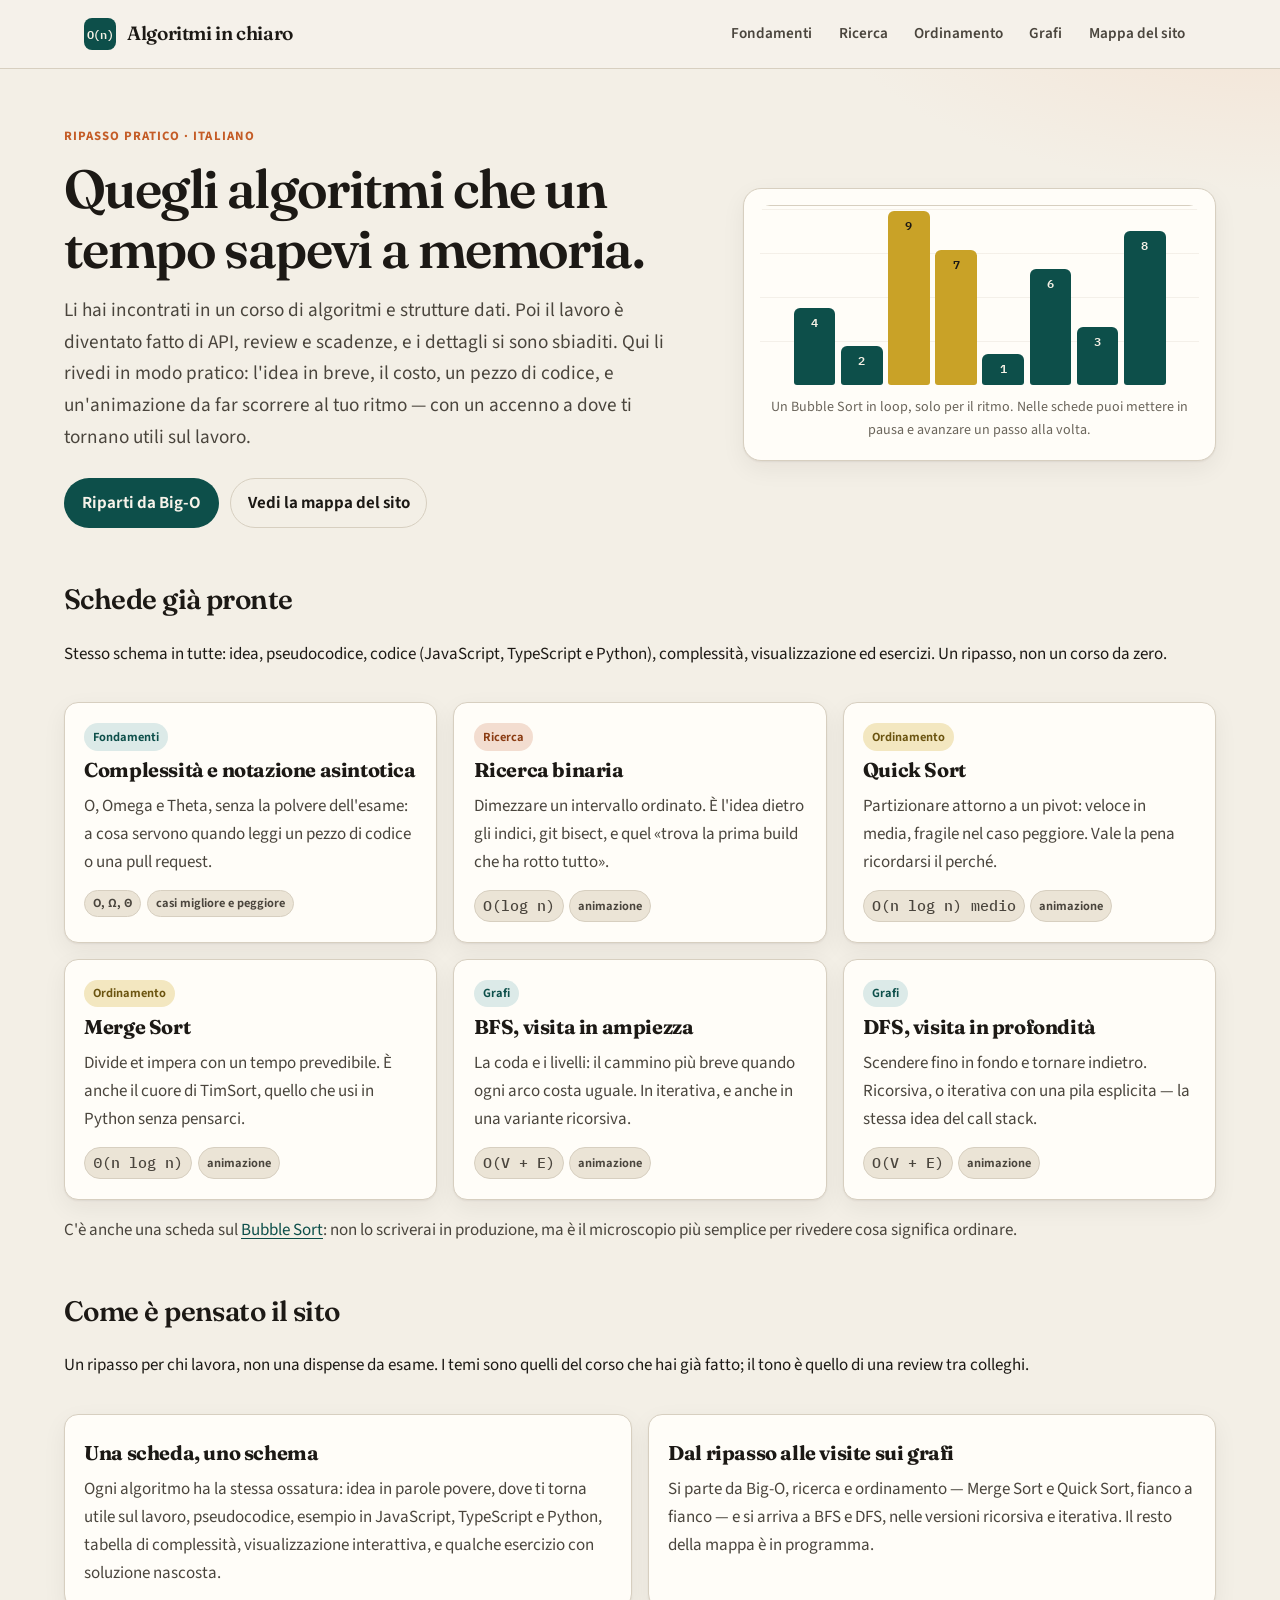
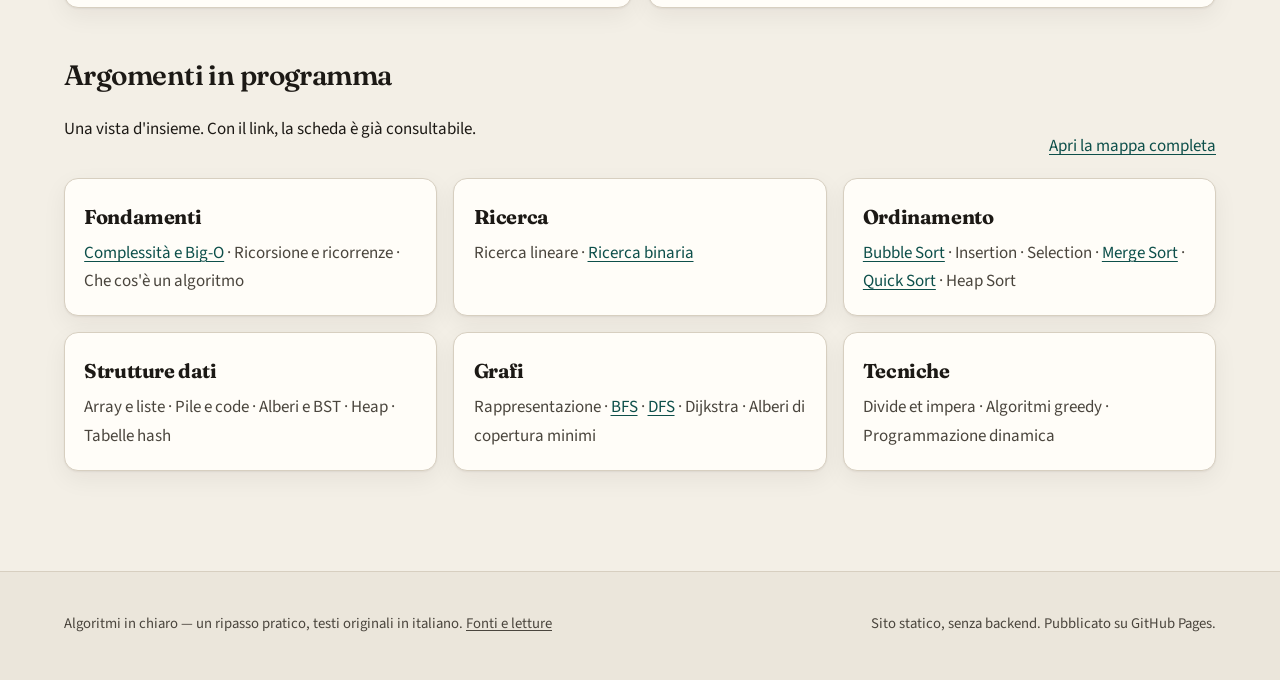
<file: index.html>
<!DOCTYPE html>
<html lang="it">
<head>
  <meta charset="utf-8">
  <meta name="viewport" content="width=device-width, initial-scale=1">
  <meta name="description" content="Ripasso pratico di algoritmi e strutture dati, in italiano: idea, codice, complessità e visualizzazioni. Per chi li ha studiati all'università e nel lavoro li ha un po' messi da parte.">
  <title>Algoritmi in chiaro — un ripasso per chi li ha già studiati</title>
  <link rel="icon" href="favicon.svg" type="image/svg+xml">
  <link rel="preconnect" href="https://fonts.googleapis.com">
  <link rel="preconnect" href="https://fonts.gstatic.com" crossorigin>
  <link href="https://fonts.googleapis.com/css2?family=Fraunces:opsz,wght@9..144,500;9..144,600;9..144,700&family=IBM+Plex+Mono:ital,wght@0,400;0,500;0,600;1,400&family=Source+Sans+3:ital,wght@0,400;0,600;0,700;1,400&display=swap" rel="stylesheet">
  <link rel="stylesheet" href="css/style.css">
</head>
<body>
  <a class="skip-link" href="#contenuto">Salta al contenuto</a>
  <header class="site-header">
    <div class="header-inner">
      <a class="logo" href="index.html" aria-current="page">
        <span class="logo-mark" aria-hidden="true">O(n)</span>
        Algoritmi in chiaro
      </a>
      <button class="nav-toggle" type="button" aria-expanded="false" aria-controls="menu">Menu</button>
      <nav class="nav" id="menu">
        <a href="pagine/complessita.html">Fondamenti</a>
        <a href="pagine/ricerca-binaria.html">Ricerca</a>
        <a href="pagine/merge-sort.html">Ordinamento</a>
        <a href="pagine/bfs.html">Grafi</a>
        <a href="pagine/mappa.html">Mappa del sito</a>
      </nav>
    </div>
  </header>

  <main id="contenuto">
    <div class="wrap">
      <section class="hero">
        <div>
          <p class="eyebrow">Ripasso pratico · italiano</p>
          <h1>Quegli algoritmi che un tempo sapevi a memoria.</h1>
          <p class="lede">Li hai incontrati in un corso di algoritmi e strutture dati. Poi il lavoro è diventato fatto di API, review e scadenze, e i dettagli si sono sbiaditi. Qui li rivedi in modo pratico: l'idea in breve, il costo, un pezzo di codice, e un'animazione da far scorrere al tuo ritmo — con un accenno a dove ti tornano utili sul lavoro.</p>
          <div class="actions">
            <a class="btn btn-primary" href="pagine/complessita.html">Riparti da Big-O</a>
            <a class="btn btn-ghost" href="pagine/mappa.html">Vedi la mappa del sito</a>
          </div>
        </div>
        <aside class="hero-viz" aria-label="Animazione decorativa di un ordinamento">
          <div class="bars" id="hero-bars" role="img" aria-label="Barre che si ordinano da sole"></div>
          <p>Un Bubble Sort in loop, solo per il ritmo. Nelle schede puoi mettere in pausa e avanzare un passo alla volta.</p>
        </aside>
      </section>

      <section class="section">
        <div class="section-head">
          <div>
            <h2>Schede già pronte</h2>
            <p>Stesso schema in tutte: idea, pseudocodice, codice (JavaScript, TypeScript e Python), complessità, visualizzazione ed esercizi. Un ripasso, non un corso da zero.</p>
          </div>
        </div>
        <div class="grid-3">
          <a class="card" href="pagine/complessita.html">
            <span class="chip chip-teal">Fondamenti</span>
            <h3>Complessità e notazione asintotica</h3>
            <p>O, Omega e Theta, senza la polvere dell'esame: a cosa servono quando leggi un pezzo di codice o una pull request.</p>
            <div class="meta"><span class="chip">O, Ω, Θ</span><span class="chip">casi migliore e peggiore</span></div>
          </a>
          <a class="card" href="pagine/ricerca-binaria.html">
            <span class="chip chip-terra">Ricerca</span>
            <h3>Ricerca binaria</h3>
            <p>Dimezzare un intervallo ordinato. È l'idea dietro gli indici, git bisect, e quel «trova la prima build che ha rotto tutto».</p>
            <div class="meta"><span class="chip mono">O(log n)</span><span class="chip">animazione</span></div>
          </a>
          <a class="card" href="pagine/quick-sort.html">
            <span class="chip chip-gold">Ordinamento</span>
            <h3>Quick Sort</h3>
            <p>Partizionare attorno a un pivot: veloce in media, fragile nel caso peggiore. Vale la pena ricordarsi il perché.</p>
            <div class="meta"><span class="chip mono">O(n log n) medio</span><span class="chip">animazione</span></div>
          </a>
        </div>
        <div class="grid-3" style="margin-top:1rem">
          <a class="card" href="pagine/merge-sort.html">
            <span class="chip chip-gold">Ordinamento</span>
            <h3>Merge Sort</h3>
            <p>Divide et impera con un tempo prevedibile. È anche il cuore di TimSort, quello che usi in Python senza pensarci.</p>
            <div class="meta"><span class="chip mono">Θ(n log n)</span><span class="chip">animazione</span></div>
          </a>
          <a class="card" href="pagine/bfs.html">
            <span class="chip chip-teal">Grafi</span>
            <h3>BFS, visita in ampiezza</h3>
            <p>La coda e i livelli: il cammino più breve quando ogni arco costa uguale. In iterativa, e anche in una variante ricorsiva.</p>
            <div class="meta"><span class="chip mono">O(V + E)</span><span class="chip">animazione</span></div>
          </a>
          <a class="card" href="pagine/dfs.html">
            <span class="chip chip-teal">Grafi</span>
            <h3>DFS, visita in profondità</h3>
            <p>Scendere fino in fondo e tornare indietro. Ricorsiva, o iterativa con una pila esplicita — la stessa idea del call stack.</p>
            <div class="meta"><span class="chip mono">O(V + E)</span><span class="chip">animazione</span></div>
          </a>
        </div>
        <p style="margin: 1rem 0 0; color: var(--ink-soft);">C'è anche una scheda sul <a href="pagine/bubble-sort.html">Bubble Sort</a>: non lo scriverai in produzione, ma è il microscopio più semplice per rivedere cosa significa ordinare.</p>
      </section>

      <section class="section">
        <div class="section-head">
          <div>
            <h2>Come è pensato il sito</h2>
            <p>Un ripasso per chi lavora, non una dispense da esame. I temi sono quelli del corso che hai già fatto; il tono è quello di una review tra colleghi.</p>
          </div>
        </div>
        <div class="grid-2">
          <article class="card">
            <h3>Una scheda, uno schema</h3>
            <p>Ogni algoritmo ha la stessa ossatura: idea in parole povere, dove ti torna utile sul lavoro, pseudocodice, esempio in JavaScript, TypeScript e Python, tabella di complessità, visualizzazione interattiva, e qualche esercizio con soluzione nascosta.</p>
          </article>
          <article class="card">
            <h3>Dal ripasso alle visite sui grafi</h3>
            <p>Si parte da Big-O, ricerca e ordinamento — Merge Sort e Quick Sort, fianco a fianco — e si arriva a BFS e DFS, nelle versioni ricorsiva e iterativa. Il resto della mappa è in programma.</p>
          </article>
        </div>
      </section>

      <section class="section">
        <div class="section-head">
          <div>
            <h2>Argomenti in programma</h2>
            <p>Una vista d'insieme. Con il link, la scheda è già consultabile.</p>
          </div>
          <a href="pagine/mappa.html">Apri la mappa completa</a>
        </div>
        <div class="topic-grid">
          <div class="card">
            <h3>Fondamenti</h3>
            <p><a href="pagine/complessita.html">Complessità e Big-O</a> · Ricorsione e ricorrenze · Che cos'è un algoritmo</p>
          </div>
          <div class="card">
            <h3>Ricerca</h3>
            <p>Ricerca lineare · <a href="pagine/ricerca-binaria.html">Ricerca binaria</a></p>
          </div>
          <div class="card">
            <h3>Ordinamento</h3>
            <p><a href="pagine/bubble-sort.html">Bubble Sort</a> · Insertion · Selection · <a href="pagine/merge-sort.html">Merge Sort</a> · <a href="pagine/quick-sort.html">Quick Sort</a> · Heap Sort</p>
          </div>
          <div class="card">
            <h3>Strutture dati</h3>
            <p>Array e liste · Pile e code · Alberi e BST · Heap · Tabelle hash</p>
          </div>
          <div class="card">
            <h3>Grafi</h3>
            <p>Rappresentazione · <a href="pagine/bfs.html">BFS</a> · <a href="pagine/dfs.html">DFS</a> · Dijkstra · Alberi di copertura minimi</p>
          </div>
          <div class="card">
            <h3>Tecniche</h3>
            <p>Divide et impera · Algoritmi greedy · Programmazione dinamica</p>
          </div>
        </div>
      </section>
    </div>
  </main>

  <footer class="site-footer">
    <div class="footer-inner">
      <p>Algoritmi in chiaro — un ripasso pratico, testi originali in italiano. <a href="pagine/fonti.html">Fonti e letture</a></p>
      <p>Sito statico, senza backend. Pubblicato su GitHub Pages.</p>
    </div>
  </footer>
  <script src="js/main.js"></script>
  <script src="js/viz-common.js"></script>
  <script src="js/home-hero.js"></script>
</body>
</html>
</file>
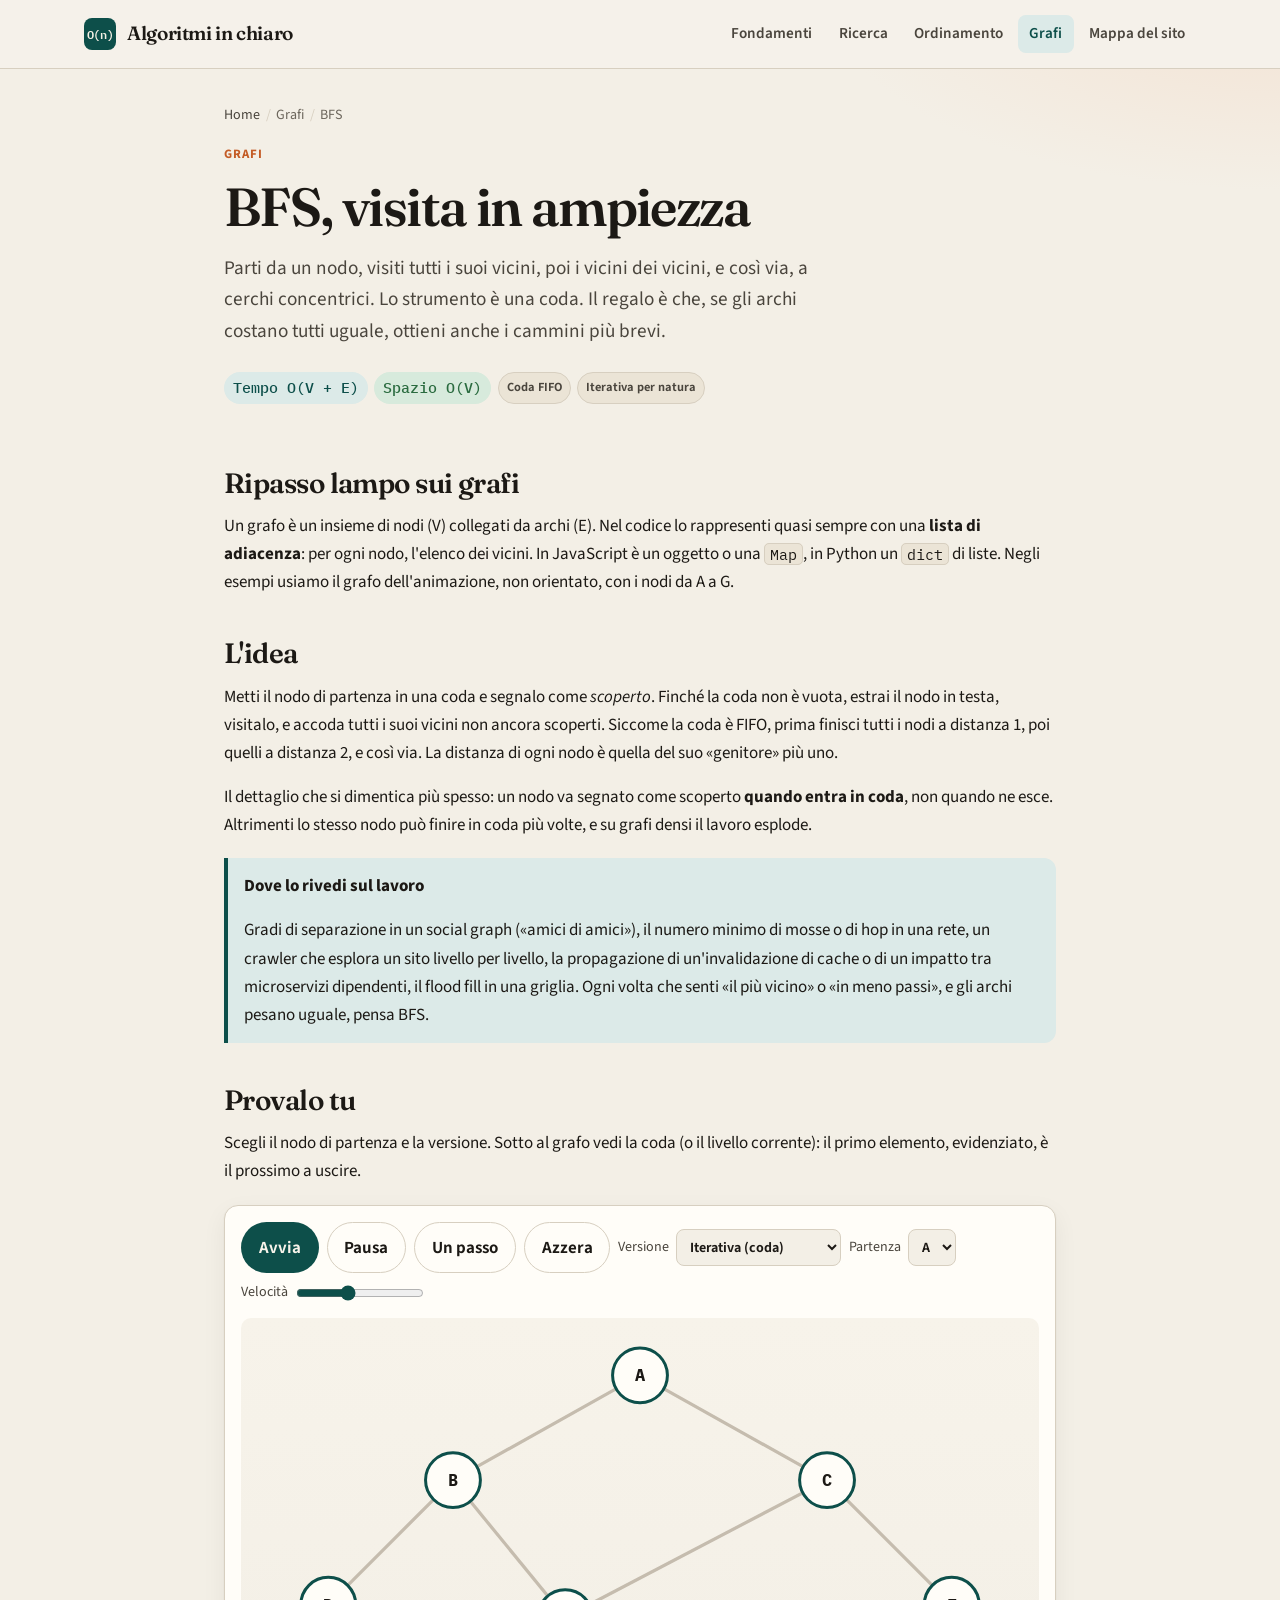
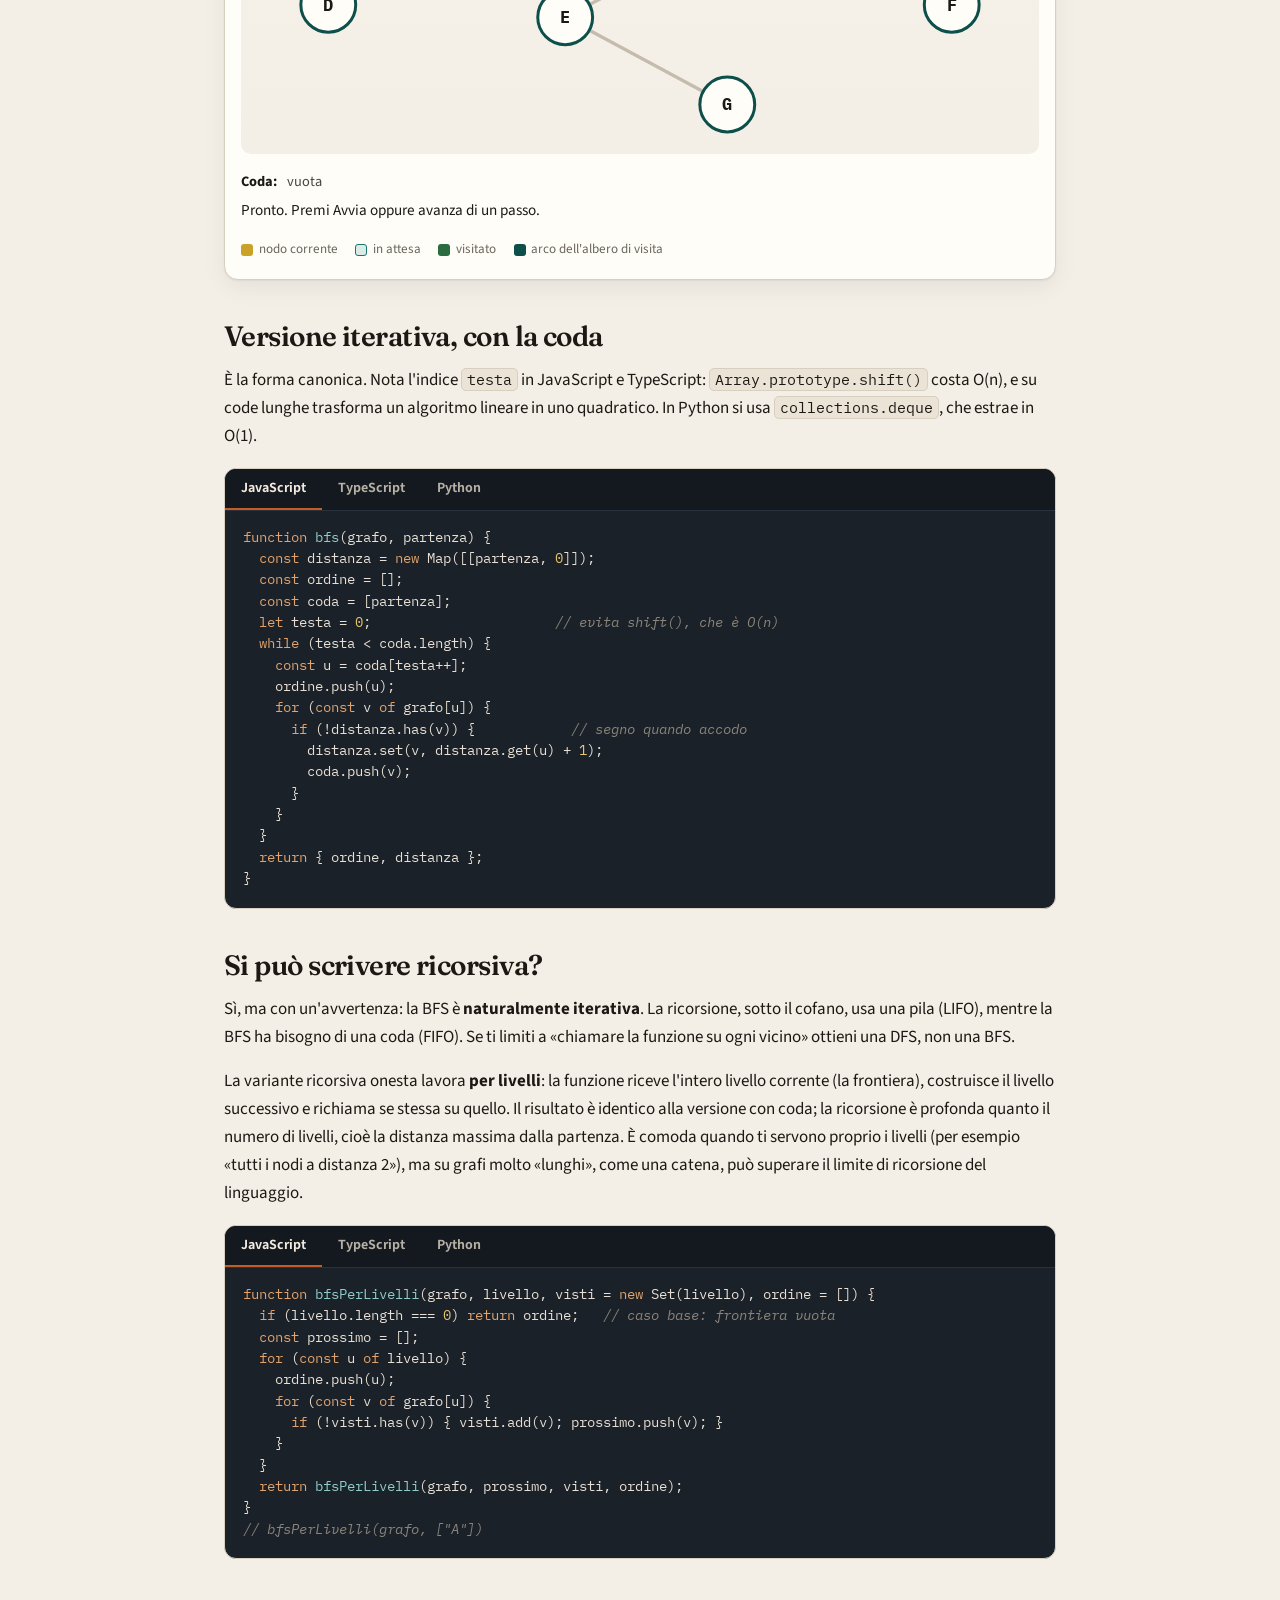
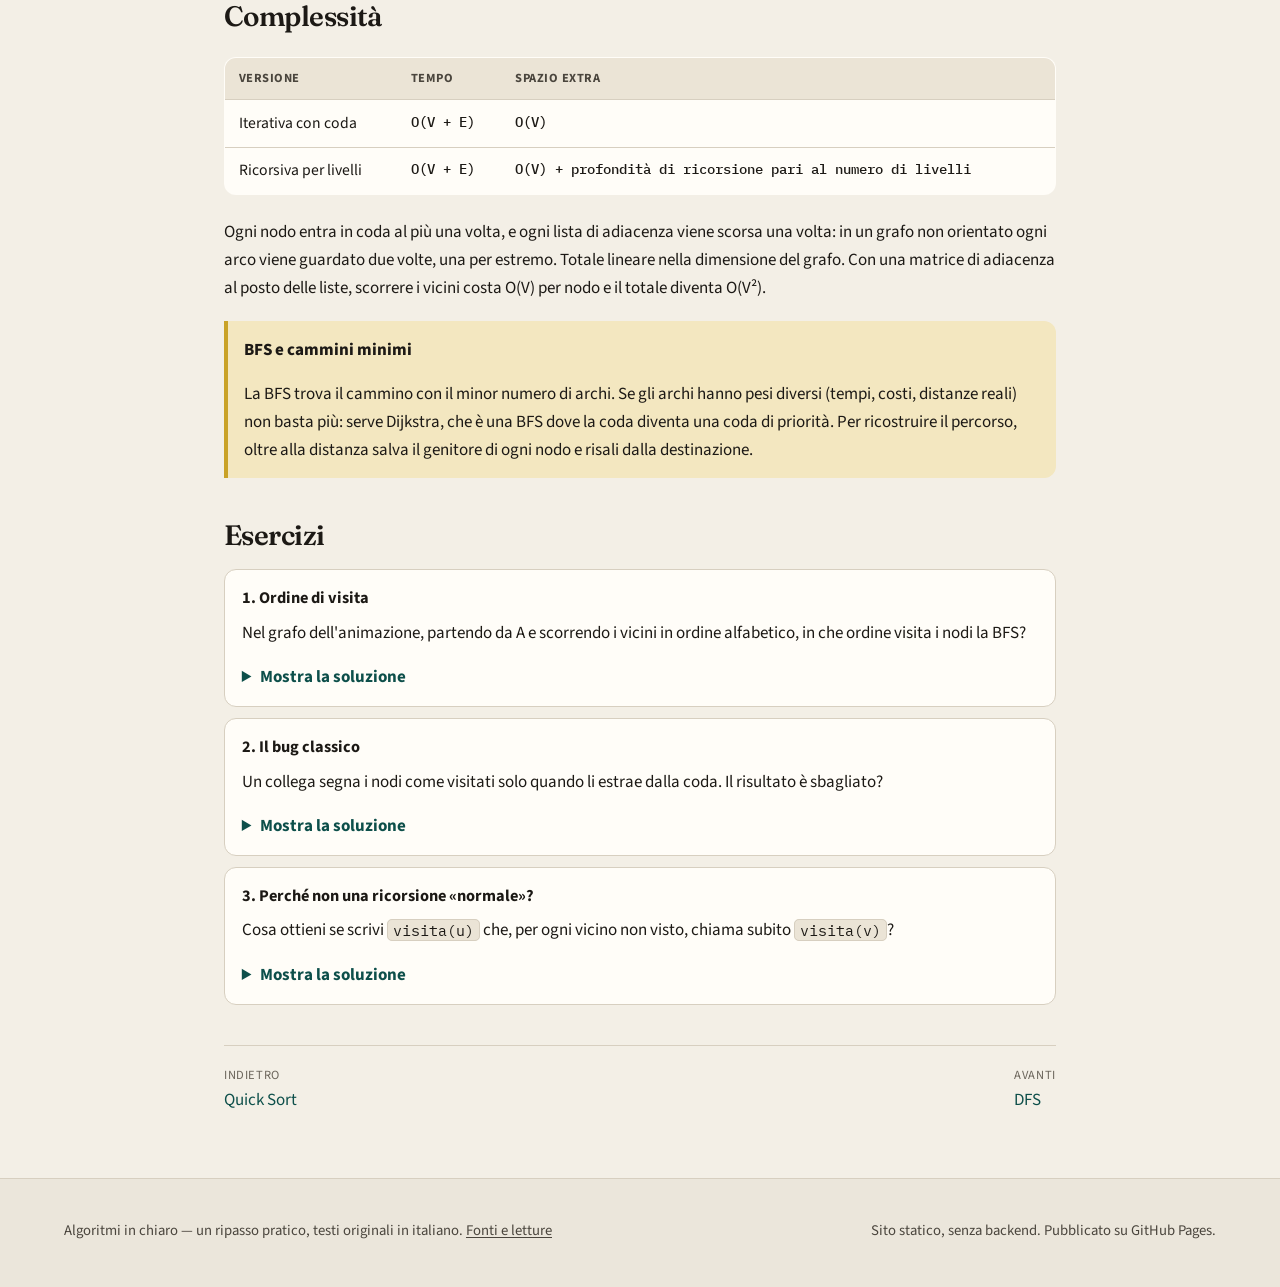
<file: pagine/bfs.html>
<!DOCTYPE html>
<html lang="it">
<head>
  <meta charset="utf-8">
  <meta name="viewport" content="width=device-width, initial-scale=1">
  <meta name="description" content="BFS come ripasso: visita in ampiezza con coda, variante ricorsiva per livelli, cammini minimi non pesati, codice JS/TS/Python e animazione su un grafo.">
  <title>BFS, visita in ampiezza — Algoritmi in chiaro</title>
  <link rel="icon" href="../favicon.svg" type="image/svg+xml">
  <link rel="preconnect" href="https://fonts.googleapis.com">
  <link rel="preconnect" href="https://fonts.gstatic.com" crossorigin>
  <link href="https://fonts.googleapis.com/css2?family=Fraunces:opsz,wght@9..144,500;9..144,600;9..144,700&family=IBM+Plex+Mono:ital,wght@0,400;0,500;0,600;1,400&family=Source+Sans+3:ital,wght@0,400;0,600;0,700;1,400&display=swap" rel="stylesheet">
  <link rel="stylesheet" href="../css/style.css">
</head>
<body>
  <a class="skip-link" href="#contenuto">Salta al contenuto</a>
  <header class="site-header">
    <div class="header-inner">
      <a class="logo" href="../index.html"><span class="logo-mark" aria-hidden="true">O(n)</span> Algoritmi in chiaro</a>
      <button class="nav-toggle" type="button" aria-expanded="false" aria-controls="menu">Menu</button>
      <nav class="nav" id="menu">
        <a href="complessita.html">Fondamenti</a>
        <a href="ricerca-binaria.html">Ricerca</a>
        <a href="merge-sort.html">Ordinamento</a>
        <a href="bfs.html" aria-current="page">Grafi</a>
        <a href="mappa.html">Mappa del sito</a>
      </nav>
    </div>
  </header>
  <main id="contenuto">
    <div class="prose-wrap">
      <header class="page-hero">
        <ol class="crumbs"><li><a href="../index.html">Home</a></li><li>Grafi</li><li>BFS</li></ol>
        <p class="eyebrow">Grafi</p>
        <h1>BFS, visita in ampiezza</h1>
        <p class="lede">Parti da un nodo, visiti tutti i suoi vicini, poi i vicini dei vicini, e così via, a cerchi concentrici. Lo strumento è una coda. Il regalo è che, se gli archi costano tutti uguale, ottieni anche i cammini più brevi.</p>
        <div class="chips">
          <span class="chip chip-teal mono">Tempo O(V + E)</span>
          <span class="chip chip-ok mono">Spazio O(V)</span>
          <span class="chip">Coda FIFO</span>
          <span class="chip">Iterativa per natura</span>
        </div>
      </header>
      <article class="prose">
        <h2>Ripasso lampo sui grafi</h2>
        <p>Un grafo è un insieme di nodi (V) collegati da archi (E). Nel codice lo rappresenti quasi sempre con una <strong>lista di adiacenza</strong>: per ogni nodo, l'elenco dei vicini. In JavaScript è un oggetto o una <code>Map</code>, in Python un <code>dict</code> di liste. Negli esempi usiamo il grafo dell'animazione, non orientato, con i nodi da A a G.</p>

        <h2>L'idea</h2>
        <p>Metti il nodo di partenza in una coda e segnalo come <em>scoperto</em>. Finché la coda non è vuota, estrai il nodo in testa, visitalo, e accoda tutti i suoi vicini non ancora scoperti. Siccome la coda è FIFO, prima finisci tutti i nodi a distanza 1, poi quelli a distanza 2, e così via. La distanza di ogni nodo è quella del suo «genitore» più uno.</p>
        <p>Il dettaglio che si dimentica più spesso: un nodo va segnato come scoperto <strong>quando entra in coda</strong>, non quando ne esce. Altrimenti lo stesso nodo può finire in coda più volte, e su grafi densi il lavoro esplode.</p>

        <div class="callout">
          <p class="callout-title">Dove lo rivedi sul lavoro</p>
          <p>Gradi di separazione in un social graph («amici di amici»), il numero minimo di mosse o di hop in una rete, un crawler che esplora un sito livello per livello, la propagazione di un'invalidazione di cache o di un impatto tra microservizi dipendenti, il flood fill in una griglia. Ogni volta che senti «il più vicino» o «in meno passi», e gli archi pesano uguale, pensa BFS.</p>
        </div>

        <h2>Provalo tu</h2>
        <p>Scegli il nodo di partenza e la versione. Sotto al grafo vedi la coda (o il livello corrente): il primo elemento, evidenziato, è il prossimo a uscire.</p>
        <div class="viz" id="graph-viz" data-algo="bfs" aria-label="Visualizzazione su un grafo">
          <div class="viz-toolbar">
            <button class="btn btn-primary" id="btn-play" type="button">Avvia</button>
            <button class="btn btn-ghost" id="btn-pause" type="button">Pausa</button>
            <button class="btn btn-ghost" id="btn-step" type="button">Un passo</button>
            <button class="btn btn-ghost" id="btn-reset" type="button">Azzera</button>
            <label>Versione <select id="mode"><option value="iter">Iterativa (coda)</option><option value="rec">Ricorsiva (per livelli)</option></select></label>
            <label>Partenza <select id="start-node"><option>A</option><option>B</option><option>C</option><option>D</option><option>E</option><option>F</option><option>G</option></select></label>
            <label>Velocità <input id="speed" type="range" min="10" max="100" value="45"></label>
          </div>
          <div class="graph-wrap"><svg class="graph-svg" id="graph-svg" viewBox="0 0 640 350" role="img" aria-label="Grafo con nodi da A a G"></svg></div>
          <div class="frontier" id="frontier"></div>
          <p class="viz-status" id="viz-status" role="status"></p>
          <div class="legend">
            <span><i class="swatch compare"></i> nodo corrente</span>
            <span><i class="swatch" style="background:#dceae8;border:1px solid #14756d"></i> in attesa</span>
            <span><i class="swatch sorted"></i> visitato</span>
            <span><i class="swatch"></i> arco dell'albero di visita</span>
          </div>
        </div>

        <h2>Versione iterativa, con la coda</h2>
        <p>È la forma canonica. Nota l'indice <code>testa</code> in JavaScript e TypeScript: <code>Array.prototype.shift()</code> costa O(n), e su code lunghe trasforma un algoritmo lineare in uno quadratico. In Python si usa <code>collections.deque</code>, che estrae in O(1).</p>
        <div class="code-tabs">
          <div class="tablist" role="tablist">
            <button type="button" data-lang="js" aria-selected="true">JavaScript</button>
            <button type="button" data-lang="ts" aria-selected="false">TypeScript</button>
            <button type="button" data-lang="py" aria-selected="false">Python</button>
          </div>
          <pre data-lang="js"><code><span class="kw">function</span> <span class="fn">bfs</span>(grafo, partenza) {
  <span class="kw">const</span> distanza = <span class="kw">new</span> Map([[partenza, <span class="nu">0</span>]]);
  <span class="kw">const</span> ordine = [];
  <span class="kw">const</span> coda = [partenza];
  <span class="kw">let</span> testa = <span class="nu">0</span>;                       <span class="cm">// evita shift(), che è O(n)</span>
  <span class="kw">while</span> (testa &lt; coda.length) {
    <span class="kw">const</span> u = coda[testa++];
    ordine.push(u);
    <span class="kw">for</span> (<span class="kw">const</span> v <span class="kw">of</span> grafo[u]) {
      <span class="kw">if</span> (!distanza.has(v)) {            <span class="cm">// segno quando accodo</span>
        distanza.set(v, distanza.get(u) + <span class="nu">1</span>);
        coda.push(v);
      }
    }
  }
  <span class="kw">return</span> { ordine, distanza };
}</code></pre>
          <pre data-lang="ts" hidden><code><span class="kw">type</span> Grafo = Record&lt;string, string[]&gt;;

<span class="kw">function</span> <span class="fn">bfs</span>(grafo: Grafo, partenza: string) {
  <span class="kw">const</span> distanza = <span class="kw">new</span> Map&lt;string, number&gt;([[partenza, <span class="nu">0</span>]]);
  <span class="kw">const</span> ordine: string[] = [];
  <span class="kw">const</span> coda: string[] = [partenza];
  <span class="kw">let</span> testa = <span class="nu">0</span>;
  <span class="kw">while</span> (testa &lt; coda.length) {
    <span class="kw">const</span> u = coda[testa++];
    ordine.push(u);
    <span class="kw">for</span> (<span class="kw">const</span> v <span class="kw">of</span> grafo[u] ?? []) {
      <span class="kw">if</span> (!distanza.has(v)) {
        distanza.set(v, distanza.get(u)! + <span class="nu">1</span>);
        coda.push(v);
      }
    }
  }
  <span class="kw">return</span> { ordine, distanza };
}</code></pre>
          <pre data-lang="py" hidden><code><span class="kw">from</span> collections <span class="kw">import</span> deque

<span class="kw">def</span> <span class="fn">bfs</span>(grafo, partenza):
    distanza = {partenza: <span class="nu">0</span>}
    ordine = []
    coda = deque([partenza])
    <span class="kw">while</span> coda:
        u = coda.popleft()               <span class="cm"># O(1), a differenza di list.pop(0)</span>
        ordine.append(u)
        <span class="kw">for</span> v <span class="kw">in</span> grafo[u]:
            <span class="kw">if</span> v <span class="kw">not in</span> distanza:      <span class="cm"># segno quando accodo</span>
                distanza[v] = distanza[u] + <span class="nu">1</span>
                coda.append(v)
    <span class="kw">return</span> ordine, distanza</code></pre>
        </div>

        <h2>Si può scrivere ricorsiva?</h2>
        <p>Sì, ma con un'avvertenza: la BFS è <strong>naturalmente iterativa</strong>. La ricorsione, sotto il cofano, usa una pila (LIFO), mentre la BFS ha bisogno di una coda (FIFO). Se ti limiti a «chiamare la funzione su ogni vicino» ottieni una DFS, non una BFS.</p>
        <p>La variante ricorsiva onesta lavora <strong>per livelli</strong>: la funzione riceve l'intero livello corrente (la frontiera), costruisce il livello successivo e richiama se stessa su quello. Il risultato è identico alla versione con coda; la ricorsione è profonda quanto il numero di livelli, cioè la distanza massima dalla partenza. È comoda quando ti servono proprio i livelli (per esempio «tutti i nodi a distanza 2»), ma su grafi molto «lunghi», come una catena, può superare il limite di ricorsione del linguaggio.</p>
        <div class="code-tabs">
          <div class="tablist" role="tablist">
            <button type="button" data-lang="js" aria-selected="true">JavaScript</button>
            <button type="button" data-lang="ts" aria-selected="false">TypeScript</button>
            <button type="button" data-lang="py" aria-selected="false">Python</button>
          </div>
          <pre data-lang="js"><code><span class="kw">function</span> <span class="fn">bfsPerLivelli</span>(grafo, livello, visti = <span class="kw">new</span> Set(livello), ordine = []) {
  <span class="kw">if</span> (livello.length === <span class="nu">0</span>) <span class="kw">return</span> ordine;   <span class="cm">// caso base: frontiera vuota</span>
  <span class="kw">const</span> prossimo = [];
  <span class="kw">for</span> (<span class="kw">const</span> u <span class="kw">of</span> livello) {
    ordine.push(u);
    <span class="kw">for</span> (<span class="kw">const</span> v <span class="kw">of</span> grafo[u]) {
      <span class="kw">if</span> (!visti.has(v)) { visti.add(v); prossimo.push(v); }
    }
  }
  <span class="kw">return</span> <span class="fn">bfsPerLivelli</span>(grafo, prossimo, visti, ordine);
}
<span class="cm">// bfsPerLivelli(grafo, ["A"])</span></code></pre>
          <pre data-lang="ts" hidden><code><span class="kw">function</span> <span class="fn">bfsPerLivelli</span>(
  grafo: Record&lt;string, string[]&gt;,
  livello: string[],
  visti: Set&lt;string&gt; = <span class="kw">new</span> Set(livello),
  ordine: string[] = []
): string[] {
  <span class="kw">if</span> (livello.length === <span class="nu">0</span>) <span class="kw">return</span> ordine;
  <span class="kw">const</span> prossimo: string[] = [];
  <span class="kw">for</span> (<span class="kw">const</span> u <span class="kw">of</span> livello) {
    ordine.push(u);
    <span class="kw">for</span> (<span class="kw">const</span> v <span class="kw">of</span> grafo[u] ?? []) {
      <span class="kw">if</span> (!visti.has(v)) { visti.add(v); prossimo.push(v); }
    }
  }
  <span class="kw">return</span> <span class="fn">bfsPerLivelli</span>(grafo, prossimo, visti, ordine);
}</code></pre>
          <pre data-lang="py" hidden><code><span class="kw">def</span> <span class="fn">bfs_per_livelli</span>(grafo, livello, visti=<span class="kw">None</span>, ordine=<span class="kw">None</span>):
    <span class="kw">if</span> visti <span class="kw">is None</span>:
        visti, ordine = set(livello), []
    <span class="kw">if not</span> livello:                       <span class="cm"># caso base: frontiera vuota</span>
        <span class="kw">return</span> ordine
    prossimo = []
    <span class="kw">for</span> u <span class="kw">in</span> livello:
        ordine.append(u)
        <span class="kw">for</span> v <span class="kw">in</span> grafo[u]:
            <span class="kw">if</span> v <span class="kw">not in</span> visti:
                visti.add(v)
                prossimo.append(v)
    <span class="kw">return</span> bfs_per_livelli(grafo, prossimo, visti, ordine)

<span class="cm"># bfs_per_livelli(grafo, ["A"])</span></code></pre>
        </div>

        <h2>Complessità</h2>
        <div class="table-wrap">
          <table>
            <thead><tr><th>Versione</th><th>Tempo</th><th>Spazio extra</th></tr></thead>
            <tbody>
              <tr><td>Iterativa con coda</td><td class="mono">O(V + E)</td><td class="mono">O(V)</td></tr>
              <tr><td>Ricorsiva per livelli</td><td class="mono">O(V + E)</td><td class="mono">O(V) + profondità di ricorsione pari al numero di livelli</td></tr>
            </tbody>
          </table>
        </div>
        <p>Ogni nodo entra in coda al più una volta, e ogni lista di adiacenza viene scorsa una volta: in un grafo non orientato ogni arco viene guardato due volte, una per estremo. Totale lineare nella dimensione del grafo. Con una matrice di adiacenza al posto delle liste, scorrere i vicini costa O(V) per nodo e il totale diventa O(V²).</p>

        <div class="callout note">
          <p class="callout-title">BFS e cammini minimi</p>
          <p>La BFS trova il cammino con il minor numero di archi. Se gli archi hanno pesi diversi (tempi, costi, distanze reali) non basta più: serve Dijkstra, che è una BFS dove la coda diventa una coda di priorità. Per ricostruire il percorso, oltre alla distanza salva il genitore di ogni nodo e risali dalla destinazione.</p>
        </div>

        <h2>Esercizi</h2>
        <div class="exercise">
          <h3>1. Ordine di visita</h3>
          <p>Nel grafo dell'animazione, partendo da A e scorrendo i vicini in ordine alfabetico, in che ordine visita i nodi la BFS?</p>
          <details><summary>Mostra la soluzione</summary><p>A, B, C, D, E, F, G. Livello 0: A. Livello 1: B, C. Livello 2: D, E (da B), F (da C). Livello 3: G (da E).</p></details>
        </div>
        <div class="exercise">
          <h3>2. Il bug classico</h3>
          <p>Un collega segna i nodi come visitati solo quando li estrae dalla coda. Il risultato è sbagliato?</p>
          <details><summary>Mostra la soluzione</summary><p>L'ordine e le distanze restano corretti, purché la distanza venga assegnata solo la prima volta. Ma lo stesso nodo può essere accodato più volte (in questo grafo E entrerebbe da B e da C), e nel caso peggiore la coda cresce fino a O(E) invece di O(V). Segnare all'accodamento è più efficiente e più semplice da ragionare.</p></details>
        </div>
        <div class="exercise">
          <h3>3. Perché non una ricorsione «normale»?</h3>
          <p>Cosa ottieni se scrivi <code>visita(u)</code> che, per ogni vicino non visto, chiama subito <code>visita(v)</code>?</p>
          <details><summary>Mostra la soluzione</summary><p>Una <a href="dfs.html">DFS</a>. La chiamata ricorsiva scende sul primo vicino e ci resta finché non ha finito tutto quel ramo: è il comportamento di una pila, non di una coda.</p></details>
        </div>

        <nav class="pager">
          <a href="quick-sort.html"><span class="dir">Indietro</span>Quick Sort</a>
          <a href="dfs.html"><span class="dir">Avanti</span>DFS</a>
        </nav>
      </article>
    </div>
  </main>

  <footer class="site-footer">
    <div class="footer-inner">
      <p>Algoritmi in chiaro — un ripasso pratico, testi originali in italiano. <a href="fonti.html">Fonti e letture</a></p>
      <p>Sito statico, senza backend. Pubblicato su GitHub Pages.</p>
    </div>
  </footer>
  <script src="../js/main.js"></script>
  <script src="../js/viz-common.js"></script>
  <script src="../js/graph-traverse.js"></script>
</body>
</html>
</file>
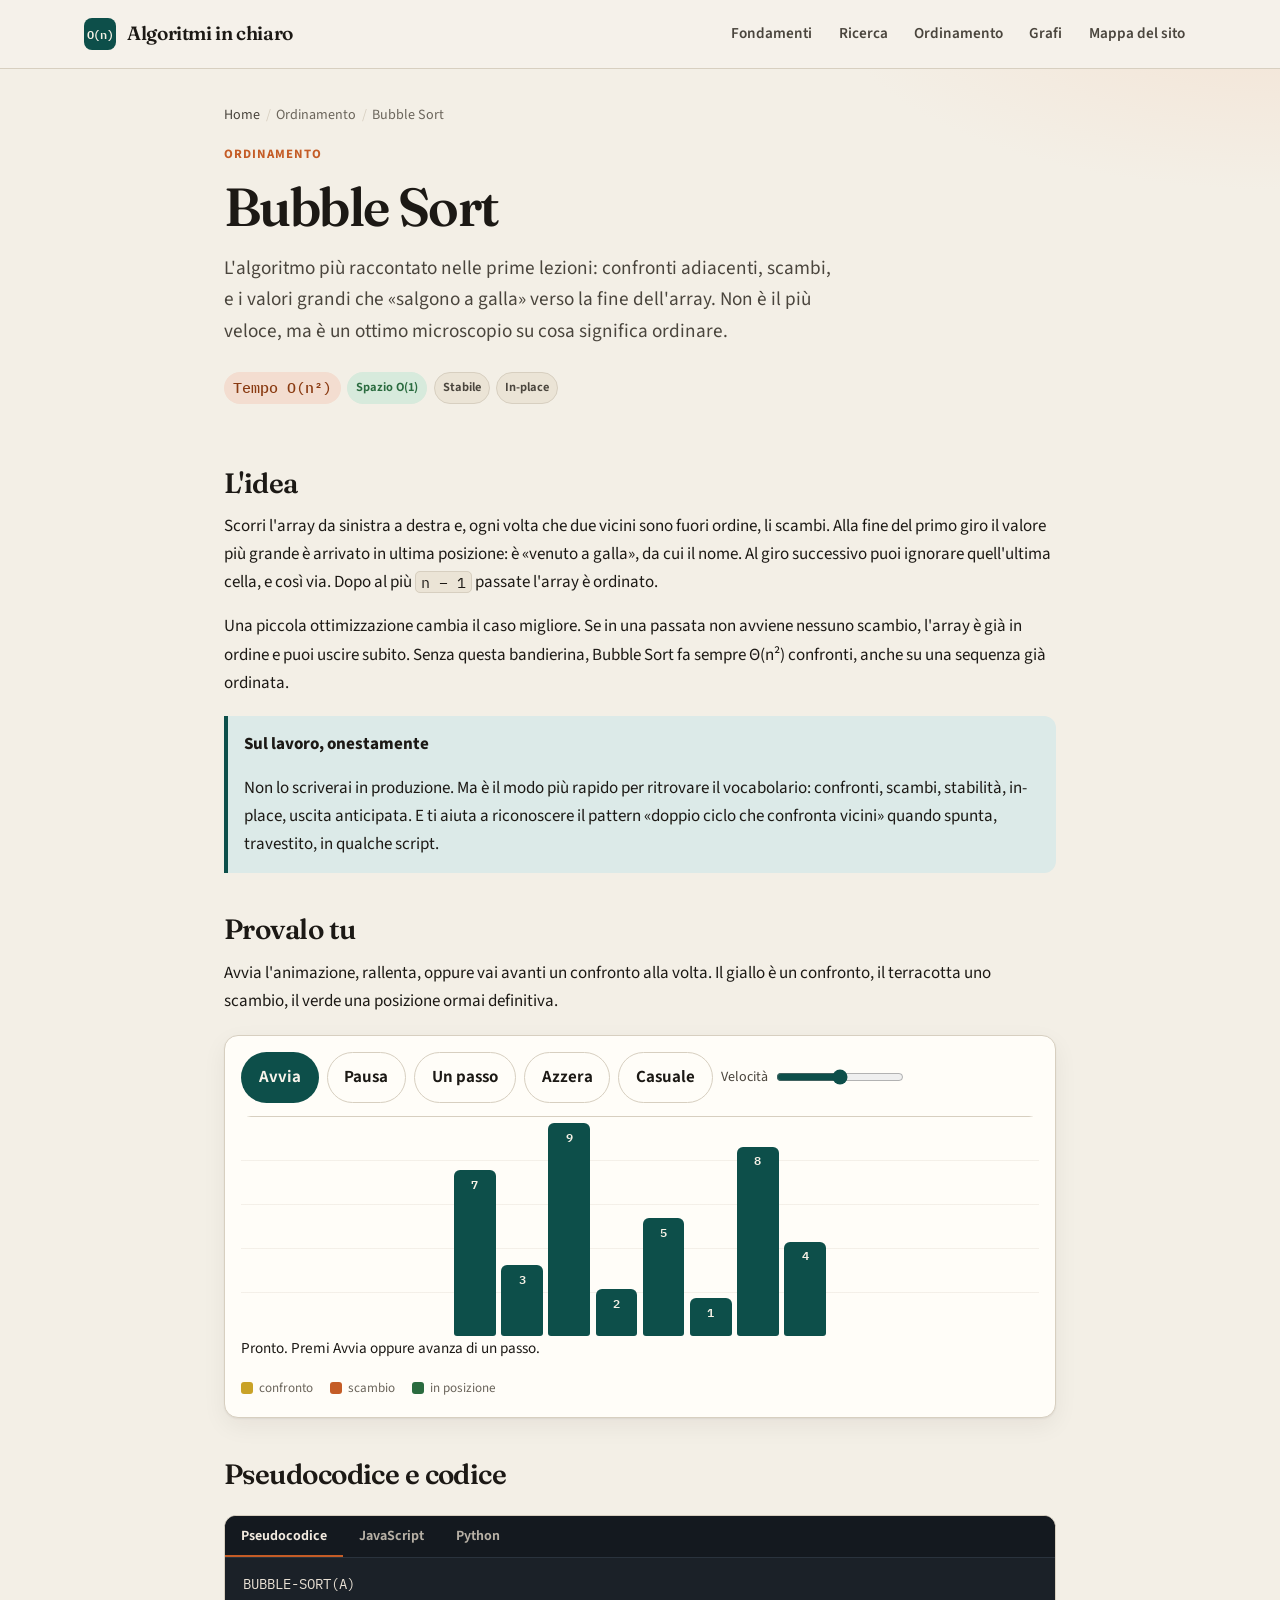
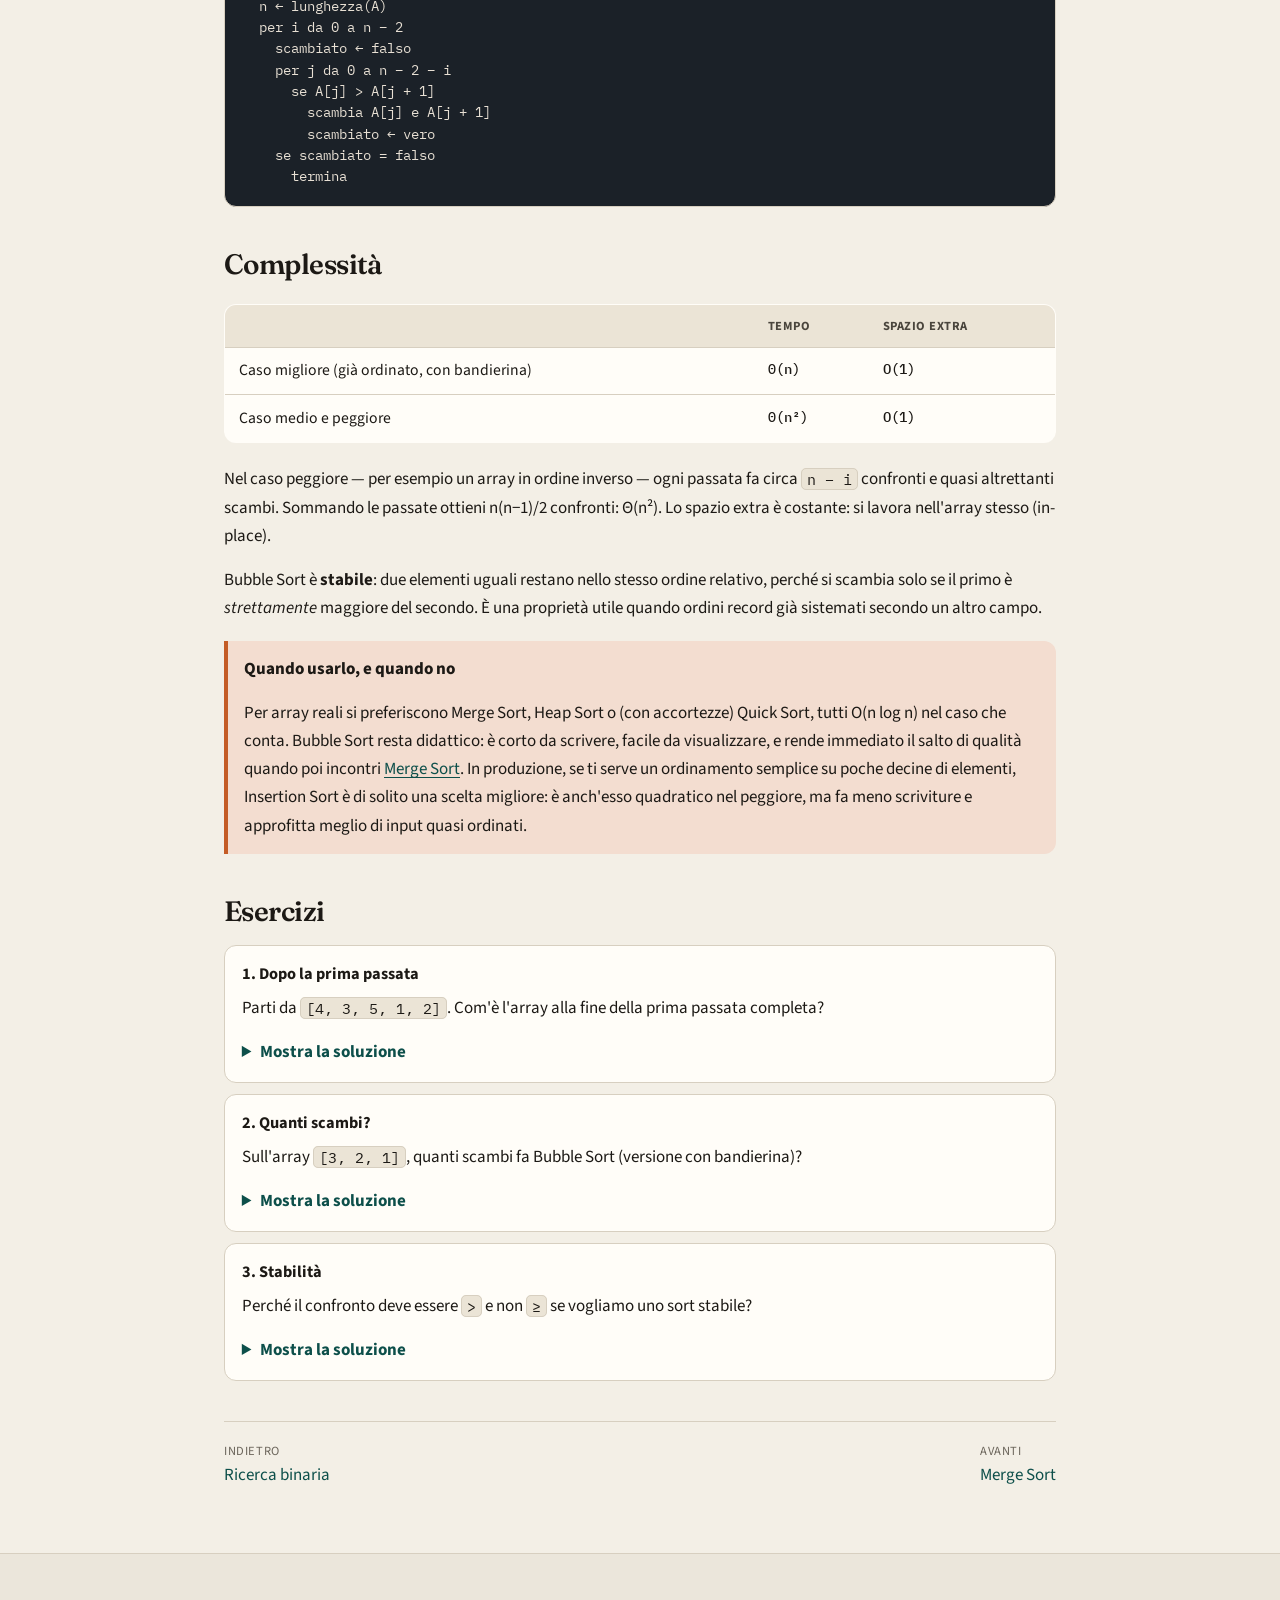
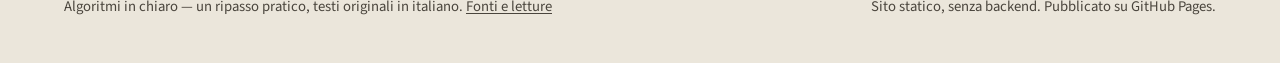
<file: pagine/bubble-sort.html>
<!DOCTYPE html>
<html lang="it">
<head>
  <meta charset="utf-8">
  <meta name="viewport" content="width=device-width, initial-scale=1">
  <meta name="description" content="Bubble Sort spiegato in italiano: idea, pseudocodice, codice, complessità O(n²) e un'animazione passo-passo.">
  <title>Bubble Sort — Algoritmi in chiaro</title>
  <link rel="icon" href="../favicon.svg" type="image/svg+xml">
  <link rel="preconnect" href="https://fonts.googleapis.com">
  <link rel="preconnect" href="https://fonts.gstatic.com" crossorigin>
  <link href="https://fonts.googleapis.com/css2?family=Fraunces:opsz,wght@9..144,500;9..144,600;9..144,700&family=IBM+Plex+Mono:ital,wght@0,400;0,500;0,600;1,400&family=Source+Sans+3:ital,wght@0,400;0,600;0,700;1,400&display=swap" rel="stylesheet">
  <link rel="stylesheet" href="../css/style.css">
</head>
<body>
  <a class="skip-link" href="#contenuto">Salta al contenuto</a>
  <header class="site-header">
    <div class="header-inner">
      <a class="logo" href="../index.html">
        <span class="logo-mark" aria-hidden="true">O(n)</span>
        Algoritmi in chiaro
      </a>
      <button class="nav-toggle" type="button" aria-expanded="false" aria-controls="menu">Menu</button>
      <nav class="nav" id="menu">
        <a href="complessita.html">Fondamenti</a>
        <a href="ricerca-binaria.html">Ricerca</a>
        <a href="merge-sort.html">Ordinamento</a>
        <a href="bfs.html">Grafi</a>
        <a href="mappa.html">Mappa del sito</a>
      </nav>
    </div>
  </header>

  <main id="contenuto">
    <div class="prose-wrap">
      <header class="page-hero">
        <ol class="crumbs">
          <li><a href="../index.html">Home</a></li>
          <li>Ordinamento</li>
          <li>Bubble Sort</li>
        </ol>
        <p class="eyebrow">Ordinamento</p>
        <h1>Bubble Sort</h1>
        <p class="lede">L'algoritmo più raccontato nelle prime lezioni: confronti adiacenti, scambi, e i valori grandi che «salgono a galla» verso la fine dell'array. Non è il più veloce, ma è un ottimo microscopio su cosa significa ordinare.</p>
        <div class="chips">
          <span class="chip chip-terra mono">Tempo O(n²)</span>
          <span class="chip chip-ok">Spazio O(1)</span>
          <span class="chip">Stabile</span>
          <span class="chip">In-place</span>
        </div>
      </header>

      <article class="prose">
        <h2>L'idea</h2>
        <p>Scorri l'array da sinistra a destra e, ogni volta che due vicini sono fuori ordine, li scambi. Alla fine del primo giro il valore più grande è arrivato in ultima posizione: è «venuto a galla», da cui il nome. Al giro successivo puoi ignorare quell'ultima cella, e così via. Dopo al più <code>n − 1</code> passate l'array è ordinato.</p>
        <p>Una piccola ottimizzazione cambia il caso migliore. Se in una passata non avviene nessuno scambio, l'array è già in ordine e puoi uscire subito. Senza questa bandierina, Bubble Sort fa sempre Θ(n²) confronti, anche su una sequenza già ordinata.</p>

        <div class="callout">
          <p class="callout-title">Sul lavoro, onestamente</p>
          <p>Non lo scriverai in produzione. Ma è il modo più rapido per ritrovare il vocabolario: confronti, scambi, stabilità, in-place, uscita anticipata. E ti aiuta a riconoscere il pattern «doppio ciclo che confronta vicini» quando spunta, travestito, in qualche script.</p>
        </div>

        <h2>Provalo tu</h2>
        <p>Avvia l'animazione, rallenta, oppure vai avanti un confronto alla volta. Il giallo è un confronto, il terracotta uno scambio, il verde una posizione ormai definitiva.</p>
        <div class="viz" aria-label="Visualizzazione di Bubble Sort">
          <div class="viz-toolbar">
            <button class="btn btn-primary" id="btn-play" type="button">Avvia</button>
            <button class="btn btn-ghost" id="btn-pause" type="button">Pausa</button>
            <button class="btn btn-ghost" id="btn-step" type="button">Un passo</button>
            <button class="btn btn-ghost" id="btn-reset" type="button">Azzera</button>
            <button class="btn btn-ghost" id="btn-random" type="button">Casuale</button>
            <label>Velocità <input id="speed" type="range" min="10" max="100" value="55"></label>
          </div>
          <div class="bars" id="bars"></div>
          <p class="viz-status" id="viz-status" role="status"></p>
          <div class="legend">
            <span><i class="swatch compare"></i> confronto</span>
            <span><i class="swatch swap"></i> scambio</span>
            <span><i class="swatch sorted"></i> in posizione</span>
          </div>
        </div>

        <h2>Pseudocodice e codice</h2>
        <div class="code-tabs">
          <div class="tablist" role="tablist">
            <button type="button" data-lang="pseudo" aria-selected="true">Pseudocodice</button>
            <button type="button" data-lang="js" aria-selected="false">JavaScript</button>
            <button type="button" data-lang="py" aria-selected="false">Python</button>
          </div>
          <pre data-lang="pseudo"><code>BUBBLE-SORT(A)
  n ← lunghezza(A)
  per i da 0 a n − 2
    scambiato ← falso
    per j da 0 a n − 2 − i
      se A[j] &gt; A[j + 1]
        scambia A[j] e A[j + 1]
        scambiato ← vero
    se scambiato = falso
      termina</code></pre>
          <pre data-lang="js" hidden><code><span class="kw">function</span> <span class="fn">bubbleSort</span>(a) {
  <span class="kw">const</span> v = a.slice();
  <span class="kw">const</span> n = v.length;
  <span class="kw">for</span> (<span class="kw">let</span> i = <span class="nu">0</span>; i &lt; n - <span class="nu">1</span>; i++) {
    <span class="kw">let</span> scambiato = <span class="kw">false</span>;
    <span class="kw">for</span> (<span class="kw">let</span> j = <span class="nu">0</span>; j &lt; n - <span class="nu">1</span> - i; j++) {
      <span class="kw">if</span> (v[j] &gt; v[j + <span class="nu">1</span>]) {
        [v[j], v[j + <span class="nu">1</span>]] = [v[j + <span class="nu">1</span>], v[j]];
        scambiato = <span class="kw">true</span>;
      }
    }
    <span class="kw">if</span> (!scambiato) <span class="kw">break</span>;
  }
  <span class="kw">return</span> v;
}</code></pre>
          <pre data-lang="py" hidden><code><span class="kw">def</span> <span class="fn">bubble_sort</span>(a):
    v = list(a)
    n = len(v)
    <span class="kw">for</span> i <span class="kw">in</span> range(n - <span class="nu">1</span>):
        scambiato = <span class="kw">False</span>
        <span class="kw">for</span> j <span class="kw">in</span> range(n - <span class="nu">1</span> - i):
            <span class="kw">if</span> v[j] &gt; v[j + <span class="nu">1</span>]:
                v[j], v[j + <span class="nu">1</span>] = v[j + <span class="nu">1</span>], v[j]
                scambiato = <span class="kw">True</span>
        <span class="kw">if not</span> scambiato:
            <span class="kw">break</span>
    <span class="kw">return</span> v</code></pre>
        </div>

        <h2>Complessità</h2>
        <div class="table-wrap">
          <table>
            <thead>
              <tr><th></th><th>Tempo</th><th>Spazio extra</th></tr>
            </thead>
            <tbody>
              <tr><td>Caso migliore (già ordinato, con bandierina)</td><td class="mono">Θ(n)</td><td class="mono">O(1)</td></tr>
              <tr><td>Caso medio e peggiore</td><td class="mono">Θ(n²)</td><td class="mono">O(1)</td></tr>
            </tbody>
          </table>
        </div>
        <p>Nel caso peggiore — per esempio un array in ordine inverso — ogni passata fa circa <code>n − i</code> confronti e quasi altrettanti scambi. Sommando le passate ottieni n(n−1)/2 confronti: Θ(n²). Lo spazio extra è costante: si lavora nell'array stesso (in-place).</p>
        <p>Bubble Sort è <strong>stabile</strong>: due elementi uguali restano nello stesso ordine relativo, perché si scambia solo se il primo è <em>strettamente</em> maggiore del secondo. È una proprietà utile quando ordini record già sistemati secondo un altro campo.</p>

        <div class="callout warn">
          <p class="callout-title">Quando usarlo, e quando no</p>
          <p>Per array reali si preferiscono Merge Sort, Heap Sort o (con accortezze) Quick Sort, tutti O(n log n) nel caso che conta. Bubble Sort resta didattico: è corto da scrivere, facile da visualizzare, e rende immediato il salto di qualità quando poi incontri <a href="merge-sort.html">Merge Sort</a>. In produzione, se ti serve un ordinamento semplice su poche decine di elementi, Insertion Sort è di solito una scelta migliore: è anch'esso quadratico nel peggiore, ma fa meno scriviture e approfitta meglio di input quasi ordinati.</p>
        </div>

        <h2>Esercizi</h2>
        <div class="exercise">
          <h3>1. Dopo la prima passata</h3>
          <p>Parti da <code>[4, 3, 5, 1, 2]</code>. Com'è l'array alla fine della prima passata completa?</p>
          <details>
            <summary>Mostra la soluzione</summary>
            <p><code>[3, 4, 1, 2, 5]</code>. Gli scambi: 4↔3, poi 5↔1, poi 5↔2. Il 5 è in fondo, come previsto.</p>
          </details>
        </div>
        <div class="exercise">
          <h3>2. Quanti scambi?</h3>
          <p>Sull'array <code>[3, 2, 1]</code>, quanti scambi fa Bubble Sort (versione con bandierina)?</p>
          <details>
            <summary>Mostra la soluzione</summary>
            <p>Tre. Prima passata: 3↔2 dà <code>[2, 3, 1]</code>, poi 3↔1 dà <code>[2, 1, 3]</code>. Seconda passata: 2↔1 dà <code>[1, 2, 3]</code>. Terza passata: nessun scambio, si esce. I confronti sono più degli scambi: la bandierina evita una passata inutile, non i confronti già fatti.</p>
          </details>
        </div>
        <div class="exercise">
          <h3>3. Stabilità</h3>
          <p>Perché il confronto deve essere <code>&gt;</code> e non <code>≥</code> se vogliamo uno sort stabile?</p>
          <details>
            <summary>Mostra la soluzione</summary>
            <p>Con <code>≥</code> due elementi uguali verrebbero scambiati, e il secondo passerebbe davanti al primo. Con <code>&gt;</code> gli uguali restano dove sono, e l'ordine relativo si conserva.</p>
          </details>
        </div>

        <nav class="pager">
          <a href="ricerca-binaria.html"><span class="dir">Indietro</span>Ricerca binaria</a>
          <a href="merge-sort.html"><span class="dir">Avanti</span>Merge Sort</a>
        </nav>
      </article>
    </div>
  </main>

  <footer class="site-footer">
    <div class="footer-inner">
      <p>Algoritmi in chiaro — un ripasso pratico, testi originali in italiano. <a href="fonti.html">Fonti e letture</a></p>
      <p>Sito statico, senza backend. Pubblicato su GitHub Pages.</p>
    </div>
  </footer>
  <script src="../js/main.js"></script>
  <script src="../js/viz-common.js"></script>
  <script src="../js/bubble-sort.js"></script>
</body>
</html>
</file>
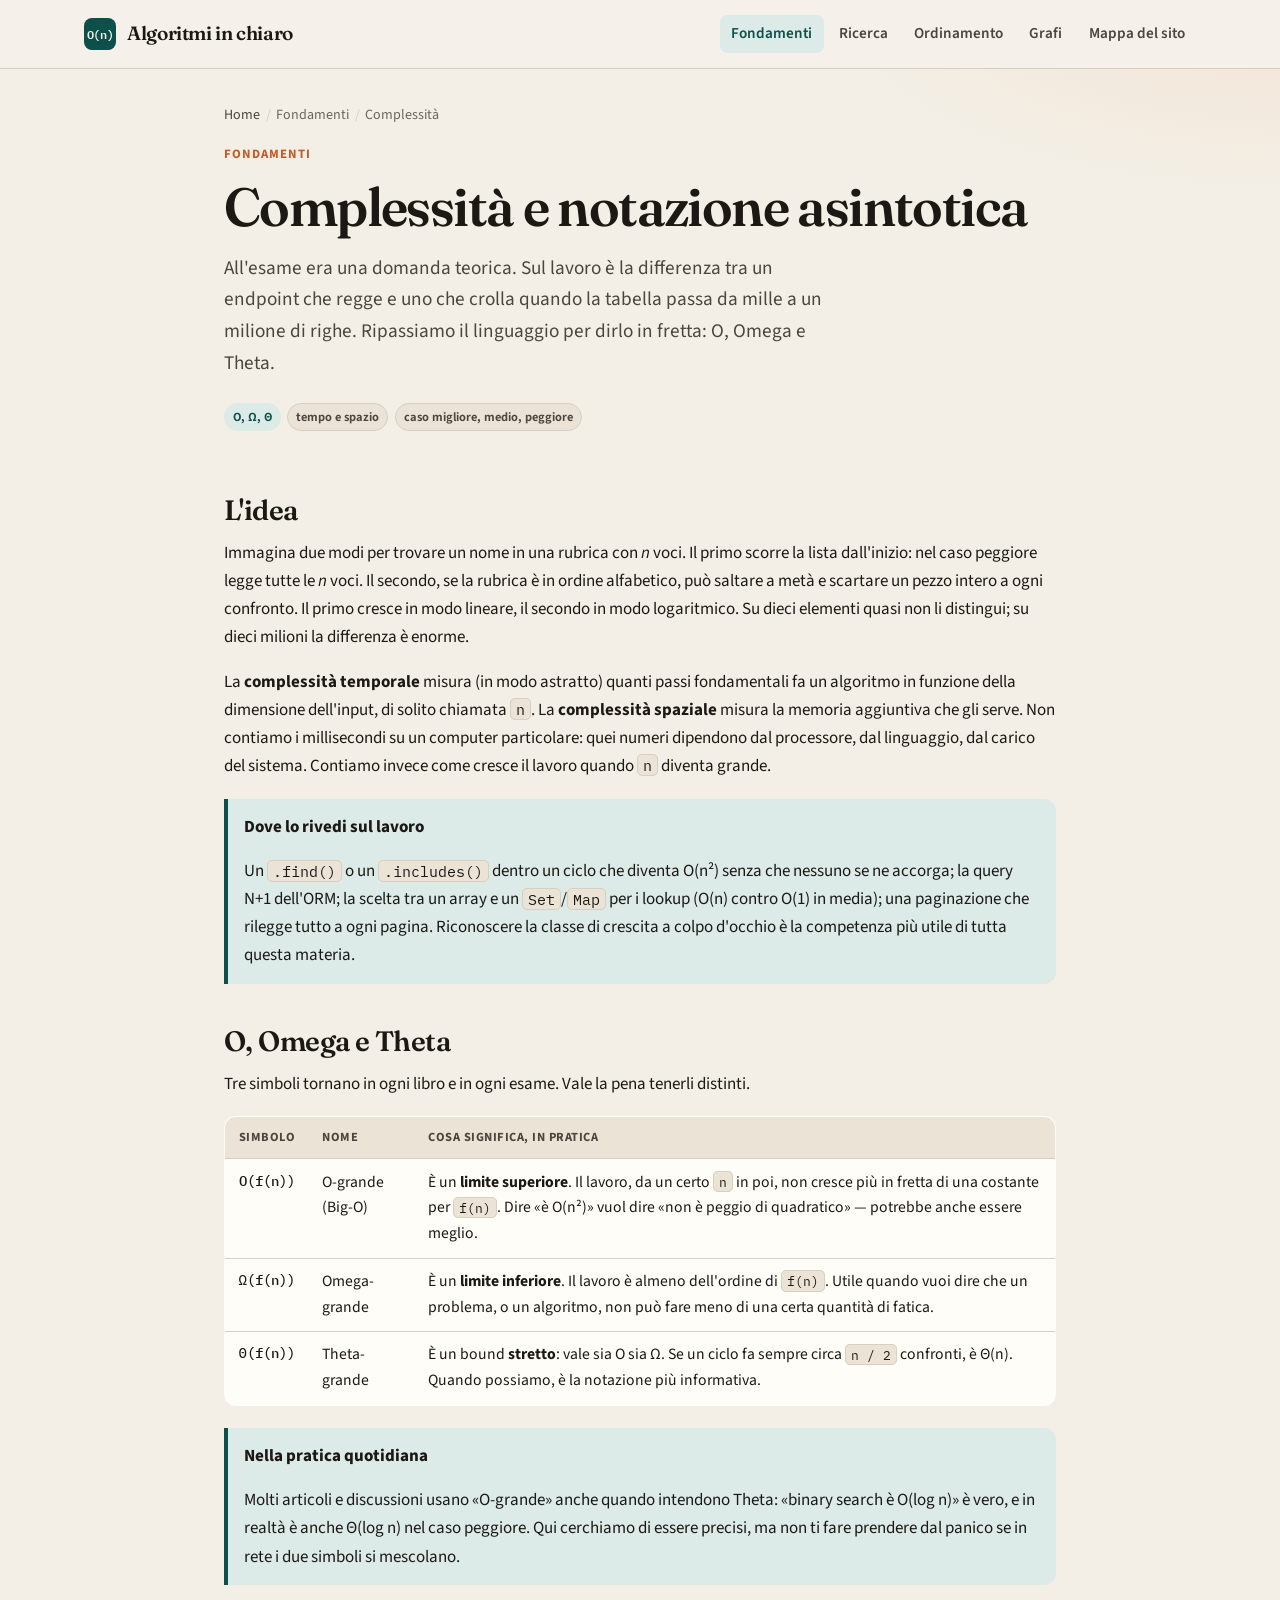
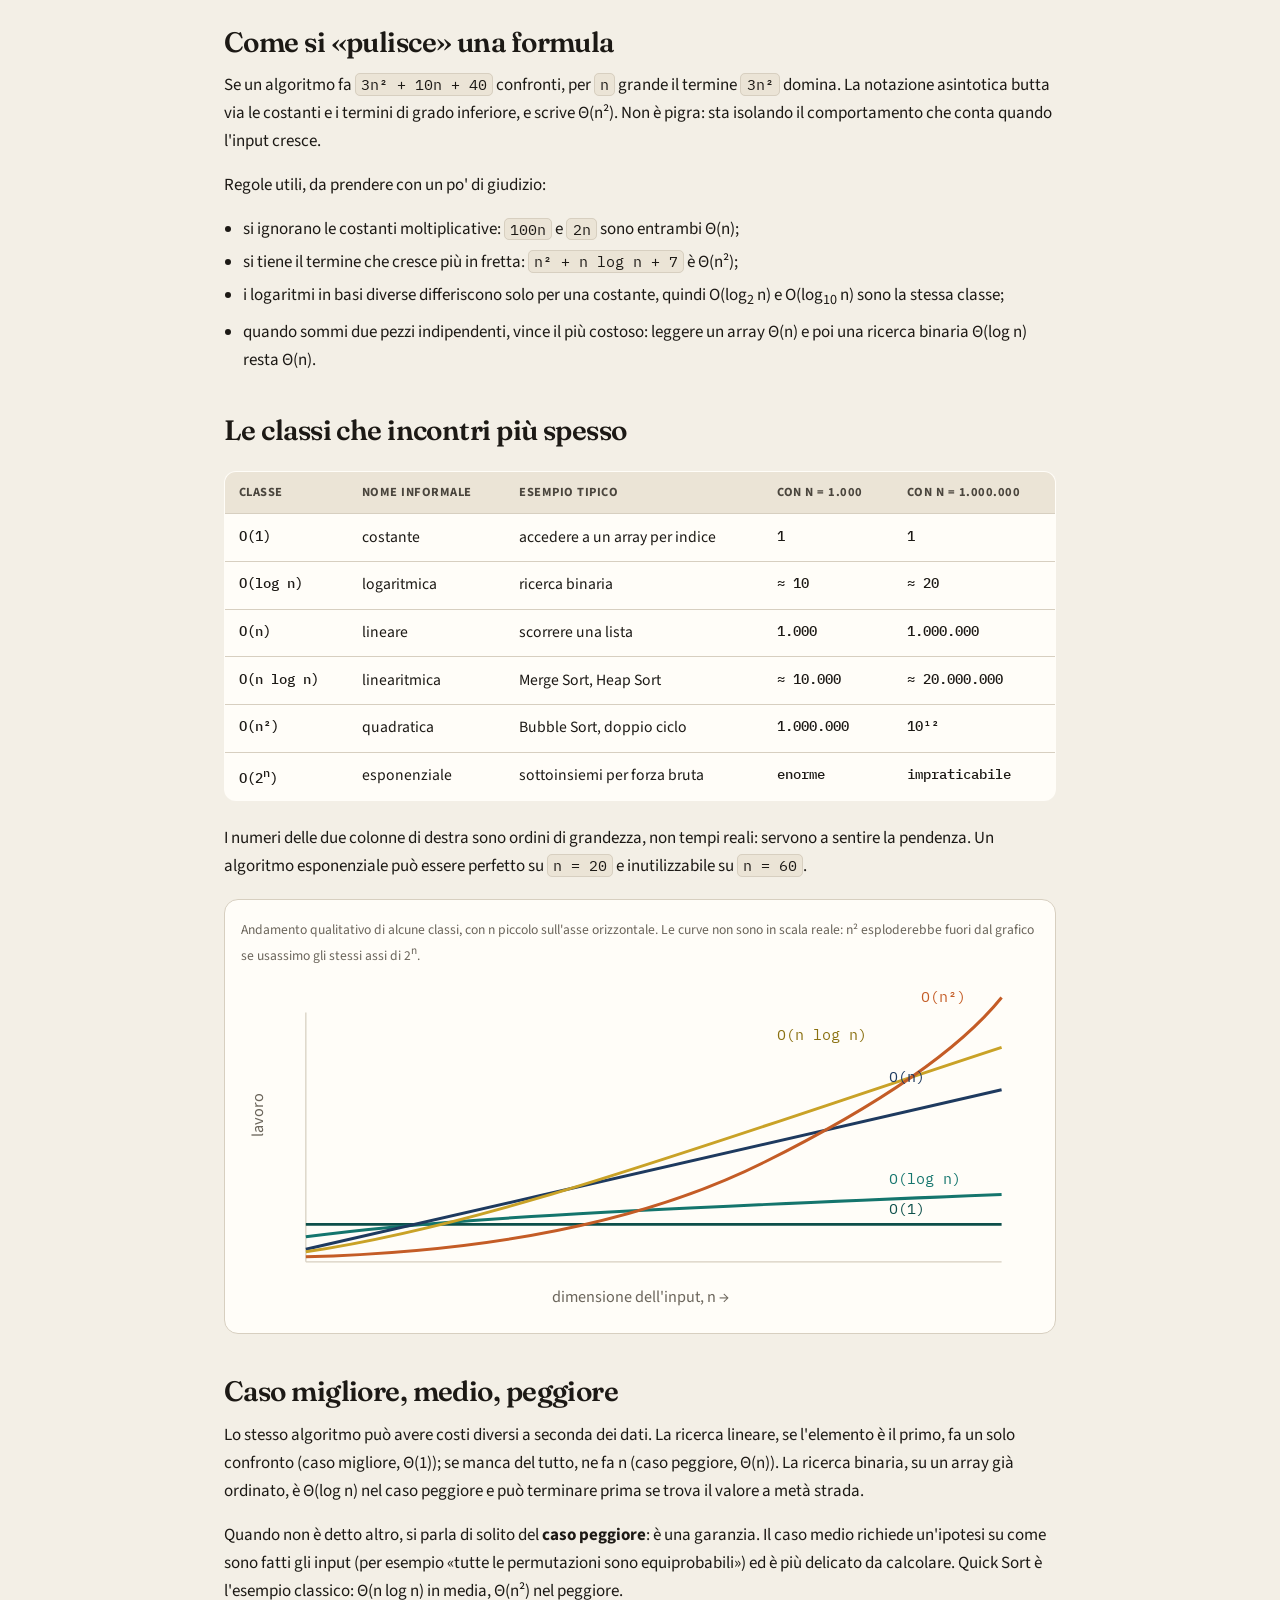
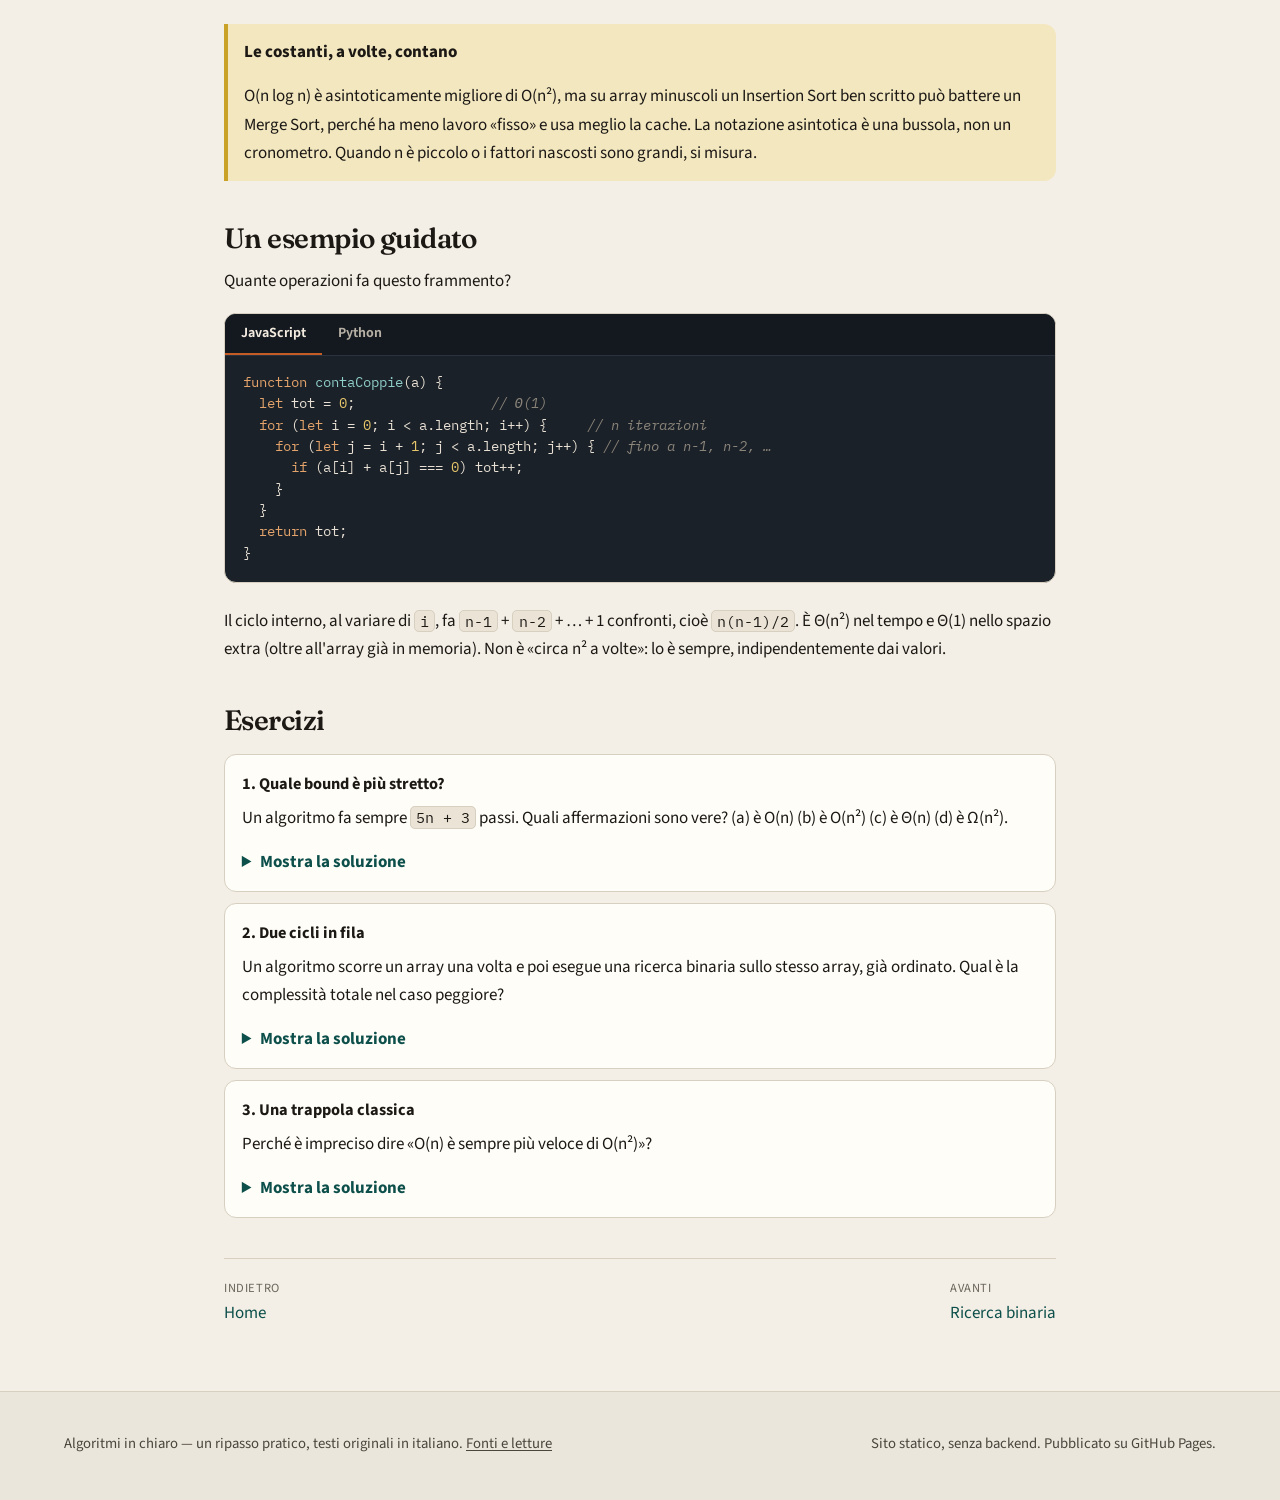
<file: pagine/complessita.html>
<!DOCTYPE html>
<html lang="it">
<head>
  <meta charset="utf-8">
  <meta name="viewport" content="width=device-width, initial-scale=1">
  <meta name="description" content="Introduzione alla complessità asintotica: O-grande, Omega e Theta, con esempi concreti e una tabella delle classi più comuni.">
  <title>Complessità e notazione asintotica — Algoritmi in chiaro</title>
  <link rel="icon" href="../favicon.svg" type="image/svg+xml">
  <link rel="preconnect" href="https://fonts.googleapis.com">
  <link rel="preconnect" href="https://fonts.gstatic.com" crossorigin>
  <link href="https://fonts.googleapis.com/css2?family=Fraunces:opsz,wght@9..144,500;9..144,600;9..144,700&family=IBM+Plex+Mono:ital,wght@0,400;0,500;0,600;1,400&family=Source+Sans+3:ital,wght@0,400;0,600;0,700;1,400&display=swap" rel="stylesheet">
  <link rel="stylesheet" href="../css/style.css">
</head>
<body>
  <a class="skip-link" href="#contenuto">Salta al contenuto</a>
  <header class="site-header">
    <div class="header-inner">
      <a class="logo" href="../index.html">
        <span class="logo-mark" aria-hidden="true">O(n)</span>
        Algoritmi in chiaro
      </a>
      <button class="nav-toggle" type="button" aria-expanded="false" aria-controls="menu">Menu</button>
      <nav class="nav" id="menu">
        <a href="complessita.html" aria-current="page">Fondamenti</a>
        <a href="ricerca-binaria.html">Ricerca</a>
        <a href="merge-sort.html">Ordinamento</a>
        <a href="bfs.html">Grafi</a>
        <a href="mappa.html">Mappa del sito</a>
      </nav>
    </div>
  </header>

  <main id="contenuto">
    <div class="prose-wrap">
      <header class="page-hero">
        <ol class="crumbs">
          <li><a href="../index.html">Home</a></li>
          <li>Fondamenti</li>
          <li>Complessità</li>
        </ol>
        <p class="eyebrow">Fondamenti</p>
        <h1>Complessità e notazione asintotica</h1>
        <p class="lede">All'esame era una domanda teorica. Sul lavoro è la differenza tra un endpoint che regge e uno che crolla quando la tabella passa da mille a un milione di righe. Ripassiamo il linguaggio per dirlo in fretta: O, Omega e Theta.</p>
        <div class="chips">
          <span class="chip chip-teal">O, Ω, Θ</span>
          <span class="chip">tempo e spazio</span>
          <span class="chip">caso migliore, medio, peggiore</span>
        </div>
      </header>

      <article class="prose">
        <h2>L'idea</h2>
        <p>Immagina due modi per trovare un nome in una rubrica con <em>n</em> voci. Il primo scorre la lista dall'inizio: nel caso peggiore legge tutte le <em>n</em> voci. Il secondo, se la rubrica è in ordine alfabetico, può saltare a metà e scartare un pezzo intero a ogni confronto. Il primo cresce in modo lineare, il secondo in modo logaritmico. Su dieci elementi quasi non li distingui; su dieci milioni la differenza è enorme.</p>
        <p>La <strong>complessità temporale</strong> misura (in modo astratto) quanti passi fondamentali fa un algoritmo in funzione della dimensione dell'input, di solito chiamata <code>n</code>. La <strong>complessità spaziale</strong> misura la memoria aggiuntiva che gli serve. Non contiamo i millisecondi su un computer particolare: quei numeri dipendono dal processore, dal linguaggio, dal carico del sistema. Contiamo invece come cresce il lavoro quando <code>n</code> diventa grande.</p>

        <div class="callout">
          <p class="callout-title">Dove lo rivedi sul lavoro</p>
          <p>Un <code>.find()</code> o un <code>.includes()</code> dentro un ciclo che diventa O(n²) senza che nessuno se ne accorga; la query N+1 dell'ORM; la scelta tra un array e un <code>Set</code>/<code>Map</code> per i lookup (O(n) contro O(1) in media); una paginazione che rilegge tutto a ogni pagina. Riconoscere la classe di crescita a colpo d'occhio è la competenza più utile di tutta questa materia.</p>
        </div>

        <h2>O, Omega e Theta</h2>
        <p>Tre simboli tornano in ogni libro e in ogni esame. Vale la pena tenerli distinti.</p>
        <div class="table-wrap">
          <table>
            <thead>
              <tr><th>Simbolo</th><th>Nome</th><th>Cosa significa, in pratica</th></tr>
            </thead>
            <tbody>
              <tr>
                <td class="mono">O(f(n))</td>
                <td>O-grande (Big-O)</td>
                <td>È un <strong>limite superiore</strong>. Il lavoro, da un certo <code>n</code> in poi, non cresce più in fretta di una costante per <code>f(n)</code>. Dire «è O(n²)» vuol dire «non è peggio di quadratico» — potrebbe anche essere meglio.</td>
              </tr>
              <tr>
                <td class="mono">Ω(f(n))</td>
                <td>Omega-grande</td>
                <td>È un <strong>limite inferiore</strong>. Il lavoro è almeno dell'ordine di <code>f(n)</code>. Utile quando vuoi dire che un problema, o un algoritmo, non può fare meno di una certa quantità di fatica.</td>
              </tr>
              <tr>
                <td class="mono">Θ(f(n))</td>
                <td>Theta-grande</td>
                <td>È un bound <strong>stretto</strong>: vale sia O sia Ω. Se un ciclo fa sempre circa <code>n / 2</code> confronti, è Θ(n). Quando possiamo, è la notazione più informativa.</td>
              </tr>
            </tbody>
          </table>
        </div>
        <div class="callout">
          <p class="callout-title">Nella pratica quotidiana</p>
          <p>Molti articoli e discussioni usano «O-grande» anche quando intendono Theta: «binary search è O(log n)» è vero, e in realtà è anche Θ(log n) nel caso peggiore. Qui cerchiamo di essere precisi, ma non ti fare prendere dal panico se in rete i due simboli si mescolano.</p>
        </div>

        <h2>Come si «pulisce» una formula</h2>
        <p>Se un algoritmo fa <code>3n² + 10n + 40</code> confronti, per <code>n</code> grande il termine <code>3n²</code> domina. La notazione asintotica butta via le costanti e i termini di grado inferiore, e scrive Θ(n²). Non è pigra: sta isolando il comportamento che conta quando l'input cresce.</p>
        <p>Regole utili, da prendere con un po' di giudizio:</p>
        <ul>
          <li>si ignorano le costanti moltiplicative: <code>100n</code> e <code>2n</code> sono entrambi Θ(n);</li>
          <li>si tiene il termine che cresce più in fretta: <code>n² + n log n + 7</code> è Θ(n²);</li>
          <li>i logaritmi in basi diverse differiscono solo per una costante, quindi O(log<sub>2</sub> n) e O(log<sub>10</sub> n) sono la stessa classe;</li>
          <li>quando sommi due pezzi indipendenti, vince il più costoso: leggere un array Θ(n) e poi una ricerca binaria Θ(log n) resta Θ(n).</li>
        </ul>

        <h2>Le classi che incontri più spesso</h2>
        <div class="table-wrap">
          <table>
            <thead>
              <tr>
                <th>Classe</th>
                <th>Nome informale</th>
                <th>Esempio tipico</th>
                <th>Con n = 1.000</th>
                <th>Con n = 1.000.000</th>
              </tr>
            </thead>
            <tbody>
              <tr><td class="mono">O(1)</td><td>costante</td><td>accedere a un array per indice</td><td class="mono">1</td><td class="mono">1</td></tr>
              <tr><td class="mono">O(log n)</td><td>logaritmica</td><td>ricerca binaria</td><td class="mono">≈ 10</td><td class="mono">≈ 20</td></tr>
              <tr><td class="mono">O(n)</td><td>lineare</td><td>scorrere una lista</td><td class="mono">1.000</td><td class="mono">1.000.000</td></tr>
              <tr><td class="mono">O(n log n)</td><td>linearitmica</td><td>Merge Sort, Heap Sort</td><td class="mono">≈ 10.000</td><td class="mono">≈ 20.000.000</td></tr>
              <tr><td class="mono">O(n²)</td><td>quadratica</td><td>Bubble Sort, doppio ciclo</td><td class="mono">1.000.000</td><td class="mono">10¹²</td></tr>
              <tr><td class="mono">O(2<sup>n</sup>)</td><td>esponenziale</td><td>sottoinsiemi per forza bruta</td><td class="mono">enorme</td><td class="mono">impraticabile</td></tr>
            </tbody>
          </table>
        </div>
        <p>I numeri delle due colonne di destra sono ordini di grandezza, non tempi reali: servono a sentire la pendenza. Un algoritmo esponenziale può essere perfetto su <code>n = 20</code> e inutilizzabile su <code>n = 60</code>.</p>

        <figure class="growth-chart">
          <figcaption>Andamento qualitativo di alcune classi, con n piccolo sull'asse orizzontale. Le curve non sono in scala reale: n² esploderebbe fuori dal grafico se usassimo gli stessi assi di 2<sup>n</sup>.</figcaption>
          <svg viewBox="0 0 640 280" role="img" aria-labelledby="chart-title chart-desc" width="100%">
            <title id="chart-title">Confronto visivo delle classi di crescita</title>
            <desc id="chart-desc">Cinque curve: costante, logaritmica, lineare, n log n e quadratica, disegnate da n piccolo a n più grande.</desc>
            <rect x="0" y="0" width="640" height="280" fill="#fffdf8"/>
            <line x1="52" y1="230" x2="610" y2="230" stroke="#d7cfc0"/>
            <line x1="52" y1="30" x2="52" y2="230" stroke="#d7cfc0"/>
            <text x="320" y="262" text-anchor="middle" fill="#6b655b" font-size="13" font-family="Source Sans 3, sans-serif">dimensione dell'input, n →</text>
            <text x="18" y="130" fill="#6b655b" font-size="13" font-family="Source Sans 3, sans-serif" transform="rotate(-90 18 130)">lavoro</text>
            <path d="M52 200 L610 200" fill="none" stroke="#0d4f4a" stroke-width="2.4"/>
            <path d="M52 210 C 140 198, 260 190, 610 176" fill="none" stroke="#14756d" stroke-width="2.4"/>
            <path d="M52 220 L610 92" fill="none" stroke="#1e3a5f" stroke-width="2.4"/>
            <path d="M52 222 C 200 200, 360 140, 610 58" fill="none" stroke="#c9a227" stroke-width="2.4"/>
            <path d="M52 226 Q 280 220, 420 150 T 610 18" fill="none" stroke="#c45c26" stroke-width="2.4"/>
            <g font-size="12" font-family="IBM Plex Mono, monospace">
              <text x="520" y="192" fill="#0d4f4a">O(1)</text>
              <text x="520" y="168" fill="#14756d">O(log n)</text>
              <text x="520" y="86" fill="#1e3a5f">O(n)</text>
              <text x="430" y="52" fill="#8a7010">O(n log n)</text>
              <text x="545" y="22" fill="#c45c26">O(n²)</text>
            </g>
          </svg>
        </figure>

        <h2>Caso migliore, medio, peggiore</h2>
        <p>Lo stesso algoritmo può avere costi diversi a seconda dei dati. La ricerca lineare, se l'elemento è il primo, fa un solo confronto (caso migliore, Θ(1)); se manca del tutto, ne fa n (caso peggiore, Θ(n)). La ricerca binaria, su un array già ordinato, è Θ(log n) nel caso peggiore e può terminare prima se trova il valore a metà strada.</p>
        <p>Quando non è detto altro, si parla di solito del <strong>caso peggiore</strong>: è una garanzia. Il caso medio richiede un'ipotesi su come sono fatti gli input (per esempio «tutte le permutazioni sono equiprobabili») ed è più delicato da calcolare. Quick Sort è l'esempio classico: Θ(n log n) in media, Θ(n²) nel peggiore.</p>

        <div class="callout note">
          <p class="callout-title">Le costanti, a volte, contano</p>
          <p>O(n log n) è asintoticamente migliore di O(n²), ma su array minuscoli un Insertion Sort ben scritto può battere un Merge Sort, perché ha meno lavoro «fisso» e usa meglio la cache. La notazione asintotica è una bussola, non un cronometro. Quando n è piccolo o i fattori nascosti sono grandi, si misura.</p>
        </div>

        <h2>Un esempio guidato</h2>
        <p>Quante operazioni fa questo frammento?</p>
        <div class="code-tabs">
          <div class="tablist" role="tablist" aria-label="Linguaggio del codice">
            <button type="button" role="tab" data-lang="js" aria-selected="true">JavaScript</button>
            <button type="button" role="tab" data-lang="py" aria-selected="false">Python</button>
          </div>
          <pre data-lang="js"><code><span class="kw">function</span> <span class="fn">contaCoppie</span>(a) {
  <span class="kw">let</span> tot = <span class="nu">0</span>;                 <span class="cm">// Θ(1)</span>
  <span class="kw">for</span> (<span class="kw">let</span> i = <span class="nu">0</span>; i &lt; a.length; i++) {     <span class="cm">// n iterazioni</span>
    <span class="kw">for</span> (<span class="kw">let</span> j = i + <span class="nu">1</span>; j &lt; a.length; j++) { <span class="cm">// fino a n-1, n-2, …</span>
      <span class="kw">if</span> (a[i] + a[j] === <span class="nu">0</span>) tot++;
    }
  }
  <span class="kw">return</span> tot;
}</code></pre>
          <pre data-lang="py" hidden><code><span class="kw">def</span> <span class="fn">conta_coppie</span>(a):
    tot = <span class="nu">0</span>                  <span class="cm"># Θ(1)</span>
    <span class="kw">for</span> i <span class="kw">in</span> range(len(a)):  <span class="cm"># n iterazioni</span>
        <span class="kw">for</span> j <span class="kw">in</span> range(i + <span class="nu">1</span>, len(a)):
            <span class="kw">if</span> a[i] + a[j] == <span class="nu">0</span>:
                tot += <span class="nu">1</span>
    <span class="kw">return</span> tot</code></pre>
        </div>
        <p>Il ciclo interno, al variare di <code>i</code>, fa <code>n-1</code> + <code>n-2</code> + … + 1 confronti, cioè <code>n(n-1)/2</code>. È Θ(n²) nel tempo e Θ(1) nello spazio extra (oltre all'array già in memoria). Non è «circa n² a volte»: lo è sempre, indipendentemente dai valori.</p>

        <h2>Esercizi</h2>
        <div class="exercise">
          <h3>1. Quale bound è più stretto?</h3>
          <p>Un algoritmo fa sempre <code>5n + 3</code> passi. Quali affermazioni sono vere? (a) è O(n) (b) è O(n²) (c) è Θ(n) (d) è Ω(n²).</p>
          <details>
            <summary>Mostra la soluzione</summary>
            <p>Vere: (a), (b) e (c). O(n²) è un limite superiore corretto, anche se largo. (d) è falsa: il lavoro non cresce almeno come n².</p>
          </details>
        </div>
        <div class="exercise">
          <h3>2. Due cicli in fila</h3>
          <p>Un algoritmo scorre un array una volta e poi esegue una ricerca binaria sullo stesso array, già ordinato. Qual è la complessità totale nel caso peggiore?</p>
          <details>
            <summary>Mostra la soluzione</summary>
            <p>Θ(n) + Θ(log n) = Θ(n). Il termine lineare nasconde quello logaritmico.</p>
          </details>
        </div>
        <div class="exercise">
          <h3>3. Una trappola classica</h3>
          <p>Perché è impreciso dire «O(n) è sempre più veloce di O(n²)»?</p>
          <details>
            <summary>Mostra la soluzione</summary>
            <p>Perché O descrive una crescita asintotica, non un tempo assoluto. Un algoritmo 10000·n può essere più lento di 0,001·n² su n piccoli. Inoltre O(n) è un limite superiore: un algoritmo dichiarato O(n) potrebbe, in realtà, essere anche O(1). Si confrontano con più onestà i bound stretti (Theta) e, quando serve, si misurano i tempi reali.</p>
          </details>
        </div>

        <nav class="pager">
          <a href="../index.html"><span class="dir">Indietro</span>Home</a>
          <a href="ricerca-binaria.html"><span class="dir">Avanti</span>Ricerca binaria</a>
        </nav>
      </article>
    </div>
  </main>

  <footer class="site-footer">
    <div class="footer-inner">
      <p>Algoritmi in chiaro — un ripasso pratico, testi originali in italiano. <a href="fonti.html">Fonti e letture</a></p>
      <p>Sito statico, senza backend. Pubblicato su GitHub Pages.</p>
    </div>
  </footer>
  <script src="../js/main.js"></script>
</body>
</html>
</file>
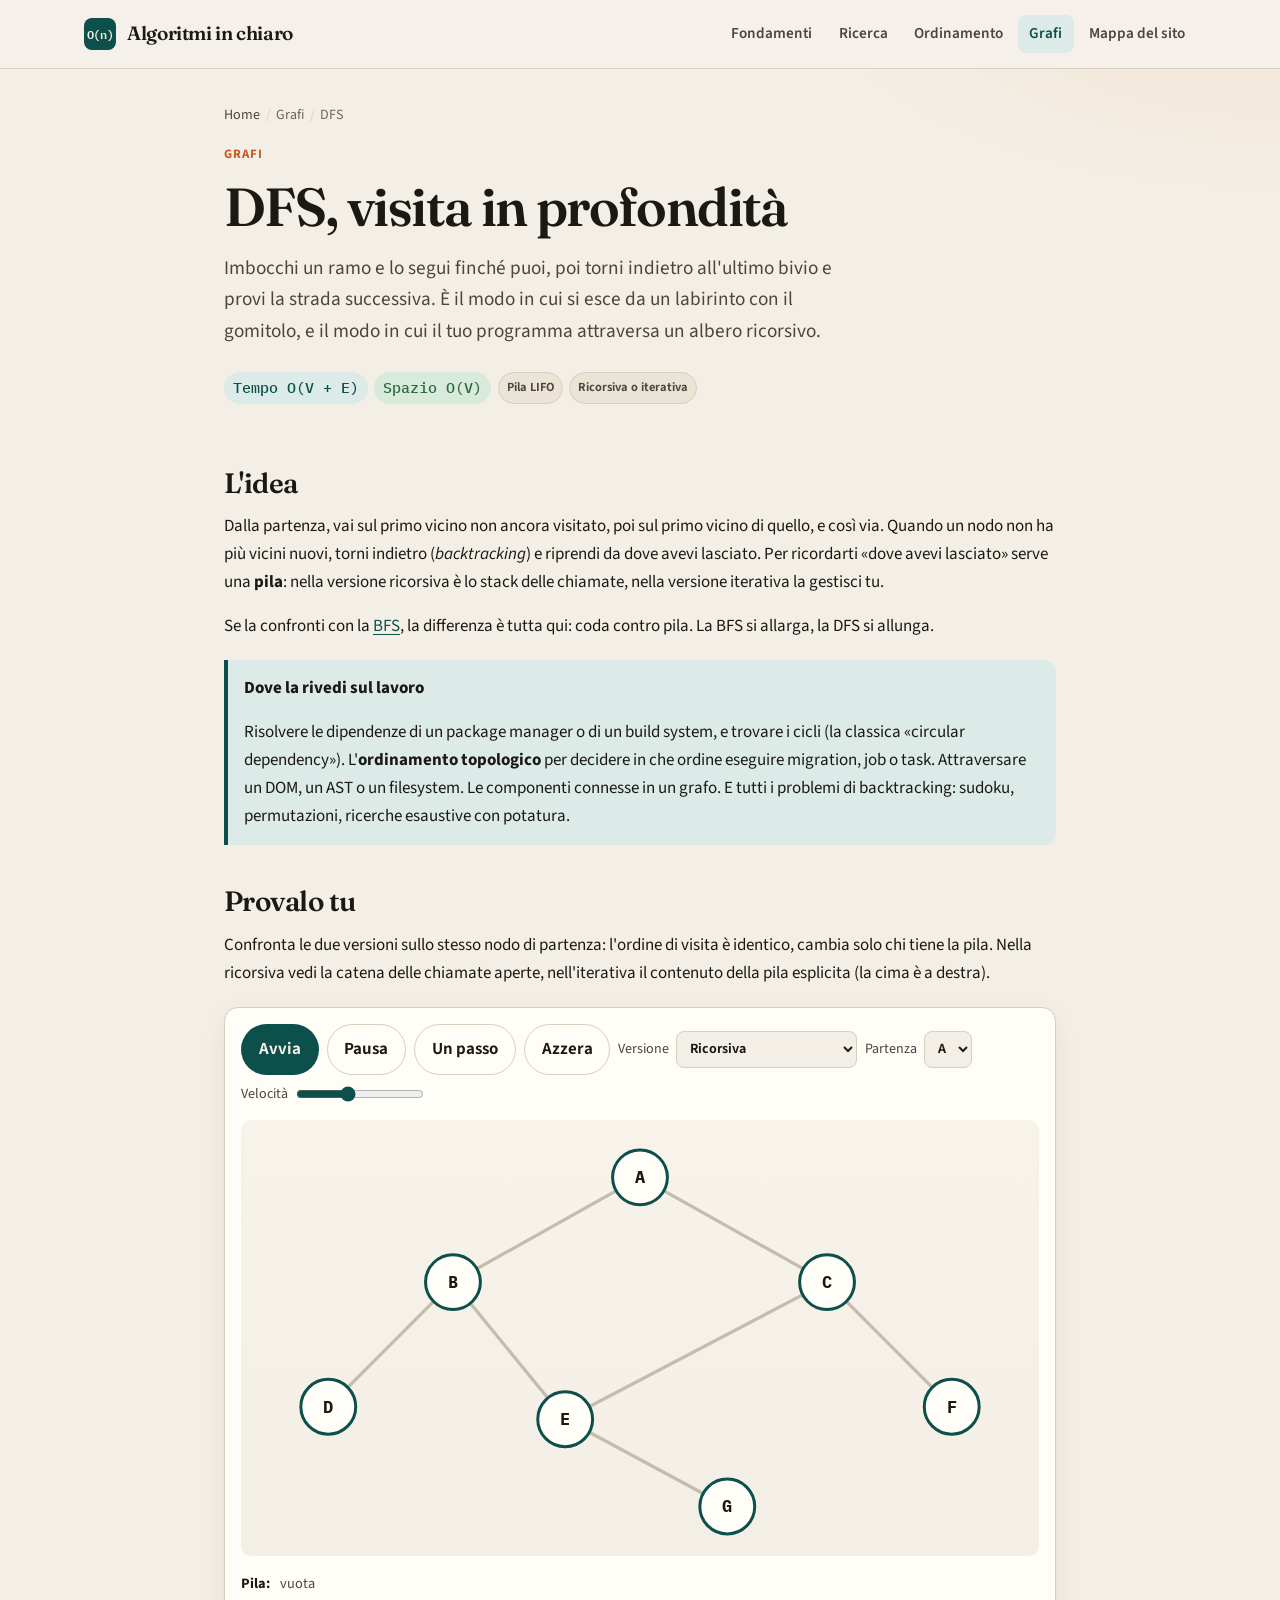
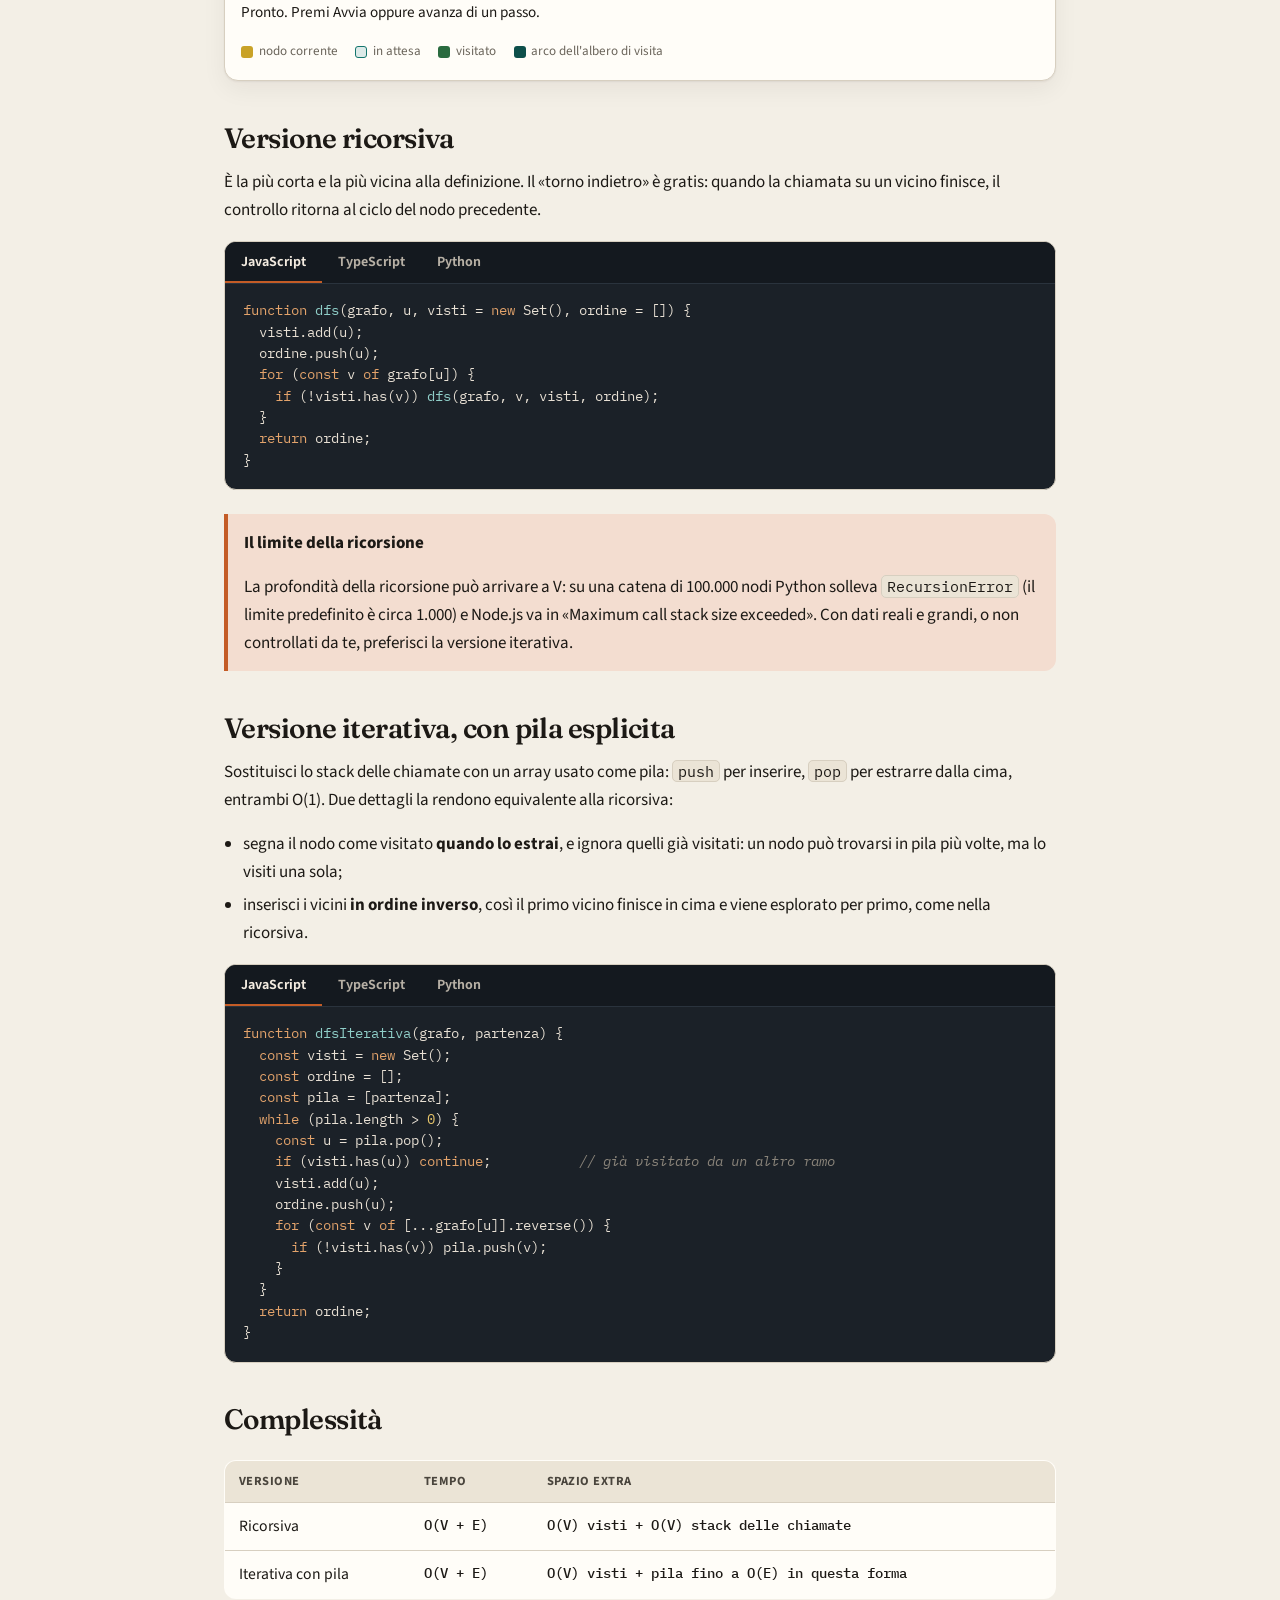
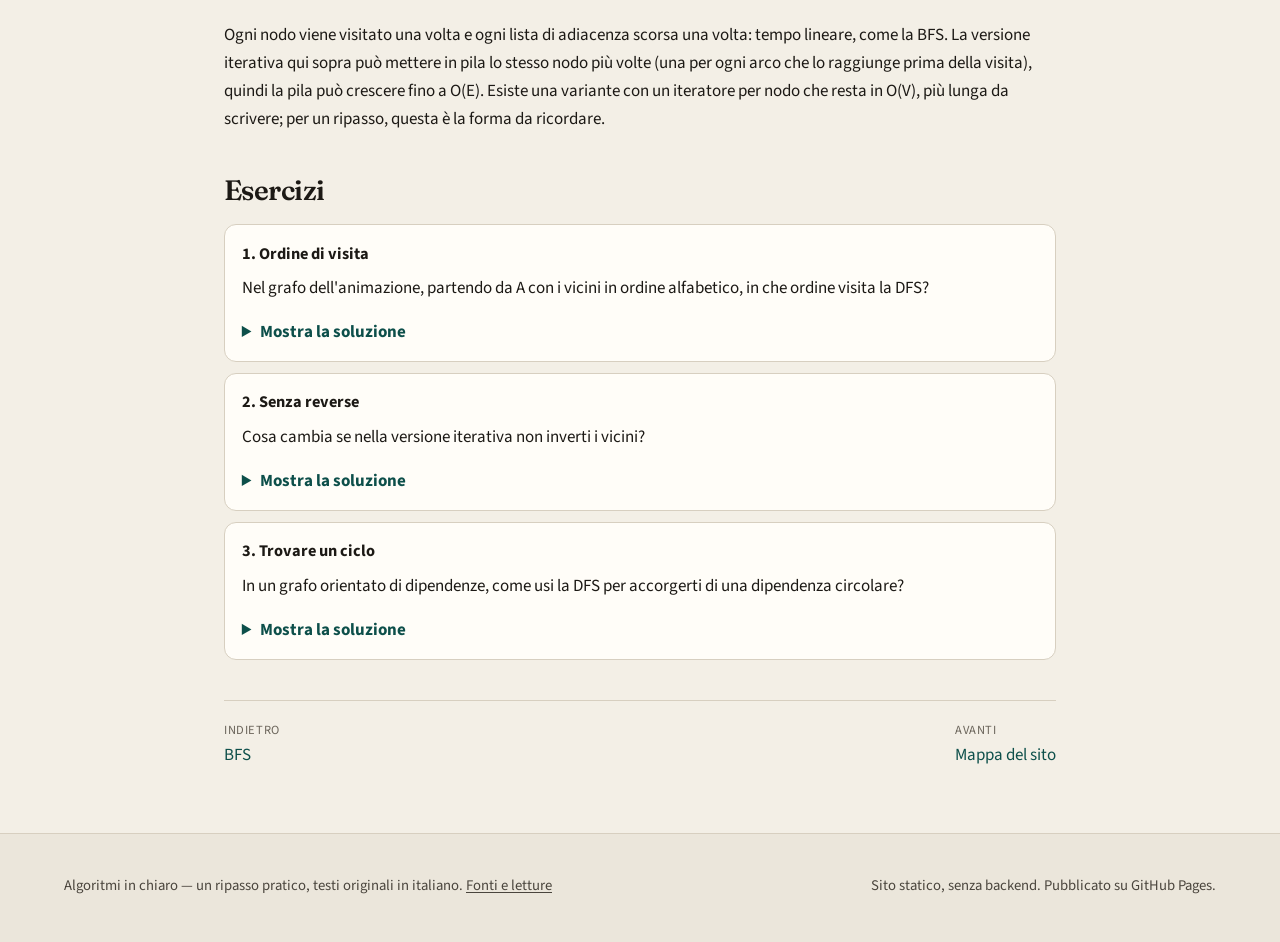
<file: pagine/dfs.html>
<!DOCTYPE html>
<html lang="it">
<head>
  <meta charset="utf-8">
  <meta name="viewport" content="width=device-width, initial-scale=1">
  <meta name="description" content="DFS come ripasso: versione ricorsiva e iterativa con pila esplicita, codice JS/TS/Python, usi pratici e animazione su un grafo.">
  <title>DFS, visita in profondità — Algoritmi in chiaro</title>
  <link rel="icon" href="../favicon.svg" type="image/svg+xml">
  <link rel="preconnect" href="https://fonts.googleapis.com">
  <link rel="preconnect" href="https://fonts.gstatic.com" crossorigin>
  <link href="https://fonts.googleapis.com/css2?family=Fraunces:opsz,wght@9..144,500;9..144,600;9..144,700&family=IBM+Plex+Mono:ital,wght@0,400;0,500;0,600;1,400&family=Source+Sans+3:ital,wght@0,400;0,600;0,700;1,400&display=swap" rel="stylesheet">
  <link rel="stylesheet" href="../css/style.css">
</head>
<body>
  <a class="skip-link" href="#contenuto">Salta al contenuto</a>
  <header class="site-header">
    <div class="header-inner">
      <a class="logo" href="../index.html"><span class="logo-mark" aria-hidden="true">O(n)</span> Algoritmi in chiaro</a>
      <button class="nav-toggle" type="button" aria-expanded="false" aria-controls="menu">Menu</button>
      <nav class="nav" id="menu">
        <a href="complessita.html">Fondamenti</a>
        <a href="ricerca-binaria.html">Ricerca</a>
        <a href="merge-sort.html">Ordinamento</a>
        <a href="bfs.html" aria-current="page">Grafi</a>
        <a href="mappa.html">Mappa del sito</a>
      </nav>
    </div>
  </header>
  <main id="contenuto">
    <div class="prose-wrap">
      <header class="page-hero">
        <ol class="crumbs"><li><a href="../index.html">Home</a></li><li>Grafi</li><li>DFS</li></ol>
        <p class="eyebrow">Grafi</p>
        <h1>DFS, visita in profondità</h1>
        <p class="lede">Imbocchi un ramo e lo segui finché puoi, poi torni indietro all'ultimo bivio e provi la strada successiva. È il modo in cui si esce da un labirinto con il gomitolo, e il modo in cui il tuo programma attraversa un albero ricorsivo.</p>
        <div class="chips">
          <span class="chip chip-teal mono">Tempo O(V + E)</span>
          <span class="chip chip-ok mono">Spazio O(V)</span>
          <span class="chip">Pila LIFO</span>
          <span class="chip">Ricorsiva o iterativa</span>
        </div>
      </header>
      <article class="prose">
        <h2>L'idea</h2>
        <p>Dalla partenza, vai sul primo vicino non ancora visitato, poi sul primo vicino di quello, e così via. Quando un nodo non ha più vicini nuovi, torni indietro (<em>backtracking</em>) e riprendi da dove avevi lasciato. Per ricordarti «dove avevi lasciato» serve una <strong>pila</strong>: nella versione ricorsiva è lo stack delle chiamate, nella versione iterativa la gestisci tu.</p>
        <p>Se la confronti con la <a href="bfs.html">BFS</a>, la differenza è tutta qui: coda contro pila. La BFS si allarga, la DFS si allunga.</p>

        <div class="callout">
          <p class="callout-title">Dove la rivedi sul lavoro</p>
          <p>Risolvere le dipendenze di un package manager o di un build system, e trovare i cicli (la classica «circular dependency»). L'<strong>ordinamento topologico</strong> per decidere in che ordine eseguire migration, job o task. Attraversare un DOM, un AST o un filesystem. Le componenti connesse in un grafo. E tutti i problemi di backtracking: sudoku, permutazioni, ricerche esaustive con potatura.</p>
        </div>

        <h2>Provalo tu</h2>
        <p>Confronta le due versioni sullo stesso nodo di partenza: l'ordine di visita è identico, cambia solo chi tiene la pila. Nella ricorsiva vedi la catena delle chiamate aperte, nell'iterativa il contenuto della pila esplicita (la cima è a destra).</p>
        <div class="viz" id="graph-viz" data-algo="dfs" aria-label="Visualizzazione su un grafo">
          <div class="viz-toolbar">
            <button class="btn btn-primary" id="btn-play" type="button">Avvia</button>
            <button class="btn btn-ghost" id="btn-pause" type="button">Pausa</button>
            <button class="btn btn-ghost" id="btn-step" type="button">Un passo</button>
            <button class="btn btn-ghost" id="btn-reset" type="button">Azzera</button>
            <label>Versione <select id="mode"><option value="rec">Ricorsiva</option><option value="iter">Iterativa (pila esplicita)</option></select></label>
            <label>Partenza <select id="start-node"><option>A</option><option>B</option><option>C</option><option>D</option><option>E</option><option>F</option><option>G</option></select></label>
            <label>Velocità <input id="speed" type="range" min="10" max="100" value="45"></label>
          </div>
          <div class="graph-wrap"><svg class="graph-svg" id="graph-svg" viewBox="0 0 640 350" role="img" aria-label="Grafo con nodi da A a G"></svg></div>
          <div class="frontier" id="frontier"></div>
          <p class="viz-status" id="viz-status" role="status"></p>
          <div class="legend">
            <span><i class="swatch compare"></i> nodo corrente</span>
            <span><i class="swatch" style="background:#dceae8;border:1px solid #14756d"></i> in attesa</span>
            <span><i class="swatch sorted"></i> visitato</span>
            <span><i class="swatch"></i> arco dell'albero di visita</span>
          </div>
        </div>

        <h2>Versione ricorsiva</h2>
        <p>È la più corta e la più vicina alla definizione. Il «torno indietro» è gratis: quando la chiamata su un vicino finisce, il controllo ritorna al ciclo del nodo precedente.</p>
        <div class="code-tabs">
          <div class="tablist" role="tablist">
            <button type="button" data-lang="js" aria-selected="true">JavaScript</button>
            <button type="button" data-lang="ts" aria-selected="false">TypeScript</button>
            <button type="button" data-lang="py" aria-selected="false">Python</button>
          </div>
          <pre data-lang="js"><code><span class="kw">function</span> <span class="fn">dfs</span>(grafo, u, visti = <span class="kw">new</span> Set(), ordine = []) {
  visti.add(u);
  ordine.push(u);
  <span class="kw">for</span> (<span class="kw">const</span> v <span class="kw">of</span> grafo[u]) {
    <span class="kw">if</span> (!visti.has(v)) <span class="fn">dfs</span>(grafo, v, visti, ordine);
  }
  <span class="kw">return</span> ordine;
}</code></pre>
          <pre data-lang="ts" hidden><code><span class="kw">type</span> Grafo = Record&lt;string, string[]&gt;;

<span class="kw">function</span> <span class="fn">dfs</span>(
  grafo: Grafo,
  u: string,
  visti: Set&lt;string&gt; = <span class="kw">new</span> Set(),
  ordine: string[] = []
): string[] {
  visti.add(u);
  ordine.push(u);
  <span class="kw">for</span> (<span class="kw">const</span> v <span class="kw">of</span> grafo[u] ?? []) {
    <span class="kw">if</span> (!visti.has(v)) <span class="fn">dfs</span>(grafo, v, visti, ordine);
  }
  <span class="kw">return</span> ordine;
}</code></pre>
          <pre data-lang="py" hidden><code><span class="kw">def</span> <span class="fn">dfs</span>(grafo, u, visti=<span class="kw">None</span>, ordine=<span class="kw">None</span>):
    <span class="kw">if</span> visti <span class="kw">is None</span>:
        visti, ordine = set(), []
    visti.add(u)
    ordine.append(u)
    <span class="kw">for</span> v <span class="kw">in</span> grafo[u]:
        <span class="kw">if</span> v <span class="kw">not in</span> visti:
            dfs(grafo, v, visti, ordine)
    <span class="kw">return</span> ordine</code></pre>
        </div>
        <div class="callout warn">
          <p class="callout-title">Il limite della ricorsione</p>
          <p>La profondità della ricorsione può arrivare a V: su una catena di 100.000 nodi Python solleva <code>RecursionError</code> (il limite predefinito è circa 1.000) e Node.js va in «Maximum call stack size exceeded». Con dati reali e grandi, o non controllati da te, preferisci la versione iterativa.</p>
        </div>

        <h2>Versione iterativa, con pila esplicita</h2>
        <p>Sostituisci lo stack delle chiamate con un array usato come pila: <code>push</code> per inserire, <code>pop</code> per estrarre dalla cima, entrambi O(1). Due dettagli la rendono equivalente alla ricorsiva:</p>
        <ul>
          <li>segna il nodo come visitato <strong>quando lo estrai</strong>, e ignora quelli già visitati: un nodo può trovarsi in pila più volte, ma lo visiti una sola;</li>
          <li>inserisci i vicini <strong>in ordine inverso</strong>, così il primo vicino finisce in cima e viene esplorato per primo, come nella ricorsiva.</li>
        </ul>
        <div class="code-tabs">
          <div class="tablist" role="tablist">
            <button type="button" data-lang="js" aria-selected="true">JavaScript</button>
            <button type="button" data-lang="ts" aria-selected="false">TypeScript</button>
            <button type="button" data-lang="py" aria-selected="false">Python</button>
          </div>
          <pre data-lang="js"><code><span class="kw">function</span> <span class="fn">dfsIterativa</span>(grafo, partenza) {
  <span class="kw">const</span> visti = <span class="kw">new</span> Set();
  <span class="kw">const</span> ordine = [];
  <span class="kw">const</span> pila = [partenza];
  <span class="kw">while</span> (pila.length &gt; <span class="nu">0</span>) {
    <span class="kw">const</span> u = pila.pop();
    <span class="kw">if</span> (visti.has(u)) <span class="kw">continue</span>;           <span class="cm">// già visitato da un altro ramo</span>
    visti.add(u);
    ordine.push(u);
    <span class="kw">for</span> (<span class="kw">const</span> v <span class="kw">of</span> [...grafo[u]].reverse()) {
      <span class="kw">if</span> (!visti.has(v)) pila.push(v);
    }
  }
  <span class="kw">return</span> ordine;
}</code></pre>
          <pre data-lang="ts" hidden><code><span class="kw">function</span> <span class="fn">dfsIterativa</span>(grafo: Record&lt;string, string[]&gt;, partenza: string): string[] {
  <span class="kw">const</span> visti = <span class="kw">new</span> Set&lt;string&gt;();
  <span class="kw">const</span> ordine: string[] = [];
  <span class="kw">const</span> pila: string[] = [partenza];
  <span class="kw">while</span> (pila.length &gt; <span class="nu">0</span>) {
    <span class="kw">const</span> u = pila.pop()!;
    <span class="kw">if</span> (visti.has(u)) <span class="kw">continue</span>;
    visti.add(u);
    ordine.push(u);
    <span class="kw">const</span> vicini = grafo[u] ?? [];
    <span class="kw">for</span> (<span class="kw">let</span> i = vicini.length - <span class="nu">1</span>; i &gt;= <span class="nu">0</span>; i--) {
      <span class="kw">if</span> (!visti.has(vicini[i])) pila.push(vicini[i]);
    }
  }
  <span class="kw">return</span> ordine;
}</code></pre>
          <pre data-lang="py" hidden><code><span class="kw">def</span> <span class="fn">dfs_iterativa</span>(grafo, partenza):
    visti, ordine = set(), []
    pila = [partenza]
    <span class="kw">while</span> pila:
        u = pila.pop()
        <span class="kw">if</span> u <span class="kw">in</span> visti:                   <span class="cm"># già visitato da un altro ramo</span>
            <span class="kw">continue</span>
        visti.add(u)
        ordine.append(u)
        <span class="kw">for</span> v <span class="kw">in</span> reversed(grafo[u]):
            <span class="kw">if</span> v <span class="kw">not in</span> visti:
                pila.append(v)
    <span class="kw">return</span> ordine</code></pre>
        </div>

        <h2>Complessità</h2>
        <div class="table-wrap">
          <table>
            <thead><tr><th>Versione</th><th>Tempo</th><th>Spazio extra</th></tr></thead>
            <tbody>
              <tr><td>Ricorsiva</td><td class="mono">O(V + E)</td><td class="mono">O(V) visti + O(V) stack delle chiamate</td></tr>
              <tr><td>Iterativa con pila</td><td class="mono">O(V + E)</td><td class="mono">O(V) visti + pila fino a O(E) in questa forma</td></tr>
            </tbody>
          </table>
        </div>
        <p>Ogni nodo viene visitato una volta e ogni lista di adiacenza scorsa una volta: tempo lineare, come la BFS. La versione iterativa qui sopra può mettere in pila lo stesso nodo più volte (una per ogni arco che lo raggiunge prima della visita), quindi la pila può crescere fino a O(E). Esiste una variante con un iteratore per nodo che resta in O(V), più lunga da scrivere; per un ripasso, questa è la forma da ricordare.</p>

        <h2>Esercizi</h2>
        <div class="exercise">
          <h3>1. Ordine di visita</h3>
          <p>Nel grafo dell'animazione, partendo da A con i vicini in ordine alfabetico, in che ordine visita la DFS?</p>
          <details><summary>Mostra la soluzione</summary><p>A, B, D, E, C, F, G. Da A scende su B, poi su D (vicolo cieco), torna a B e va su E, da E va su C (B è già visto), da C su F, poi torna fino a E e visita G.</p></details>
        </div>
        <div class="exercise">
          <h3>2. Senza reverse</h3>
          <p>Cosa cambia se nella versione iterativa non inverti i vicini?</p>
          <details><summary>Mostra la soluzione</summary><p>È ancora una DFS corretta, ma esplora per primo l'ultimo vicino: partendo da A ottieni A, C, F, E, G, B, D. Ordine diverso dalla ricorsiva, stessa complessità.</p></details>
        </div>
        <div class="exercise">
          <h3>3. Trovare un ciclo</h3>
          <p>In un grafo orientato di dipendenze, come usi la DFS per accorgerti di una dipendenza circolare?</p>
          <details><summary>Mostra la soluzione</summary><p>Tieni tre stati per nodo: non visitato, «in corso» (sulla pila delle chiamate) e completato. Se durante la visita incontri un arco verso un nodo «in corso», hai trovato un ciclo. L'ordine in cui i nodi diventano «completati», letto al contrario, è un ordinamento topologico quando cicli non ce ne sono.</p></details>
        </div>

        <nav class="pager">
          <a href="bfs.html"><span class="dir">Indietro</span>BFS</a>
          <a href="mappa.html"><span class="dir">Avanti</span>Mappa del sito</a>
        </nav>
      </article>
    </div>
  </main>

  <footer class="site-footer">
    <div class="footer-inner">
      <p>Algoritmi in chiaro — un ripasso pratico, testi originali in italiano. <a href="fonti.html">Fonti e letture</a></p>
      <p>Sito statico, senza backend. Pubblicato su GitHub Pages.</p>
    </div>
  </footer>
  <script src="../js/main.js"></script>
  <script src="../js/viz-common.js"></script>
  <script src="../js/graph-traverse.js"></script>
</body>
</html>
</file>
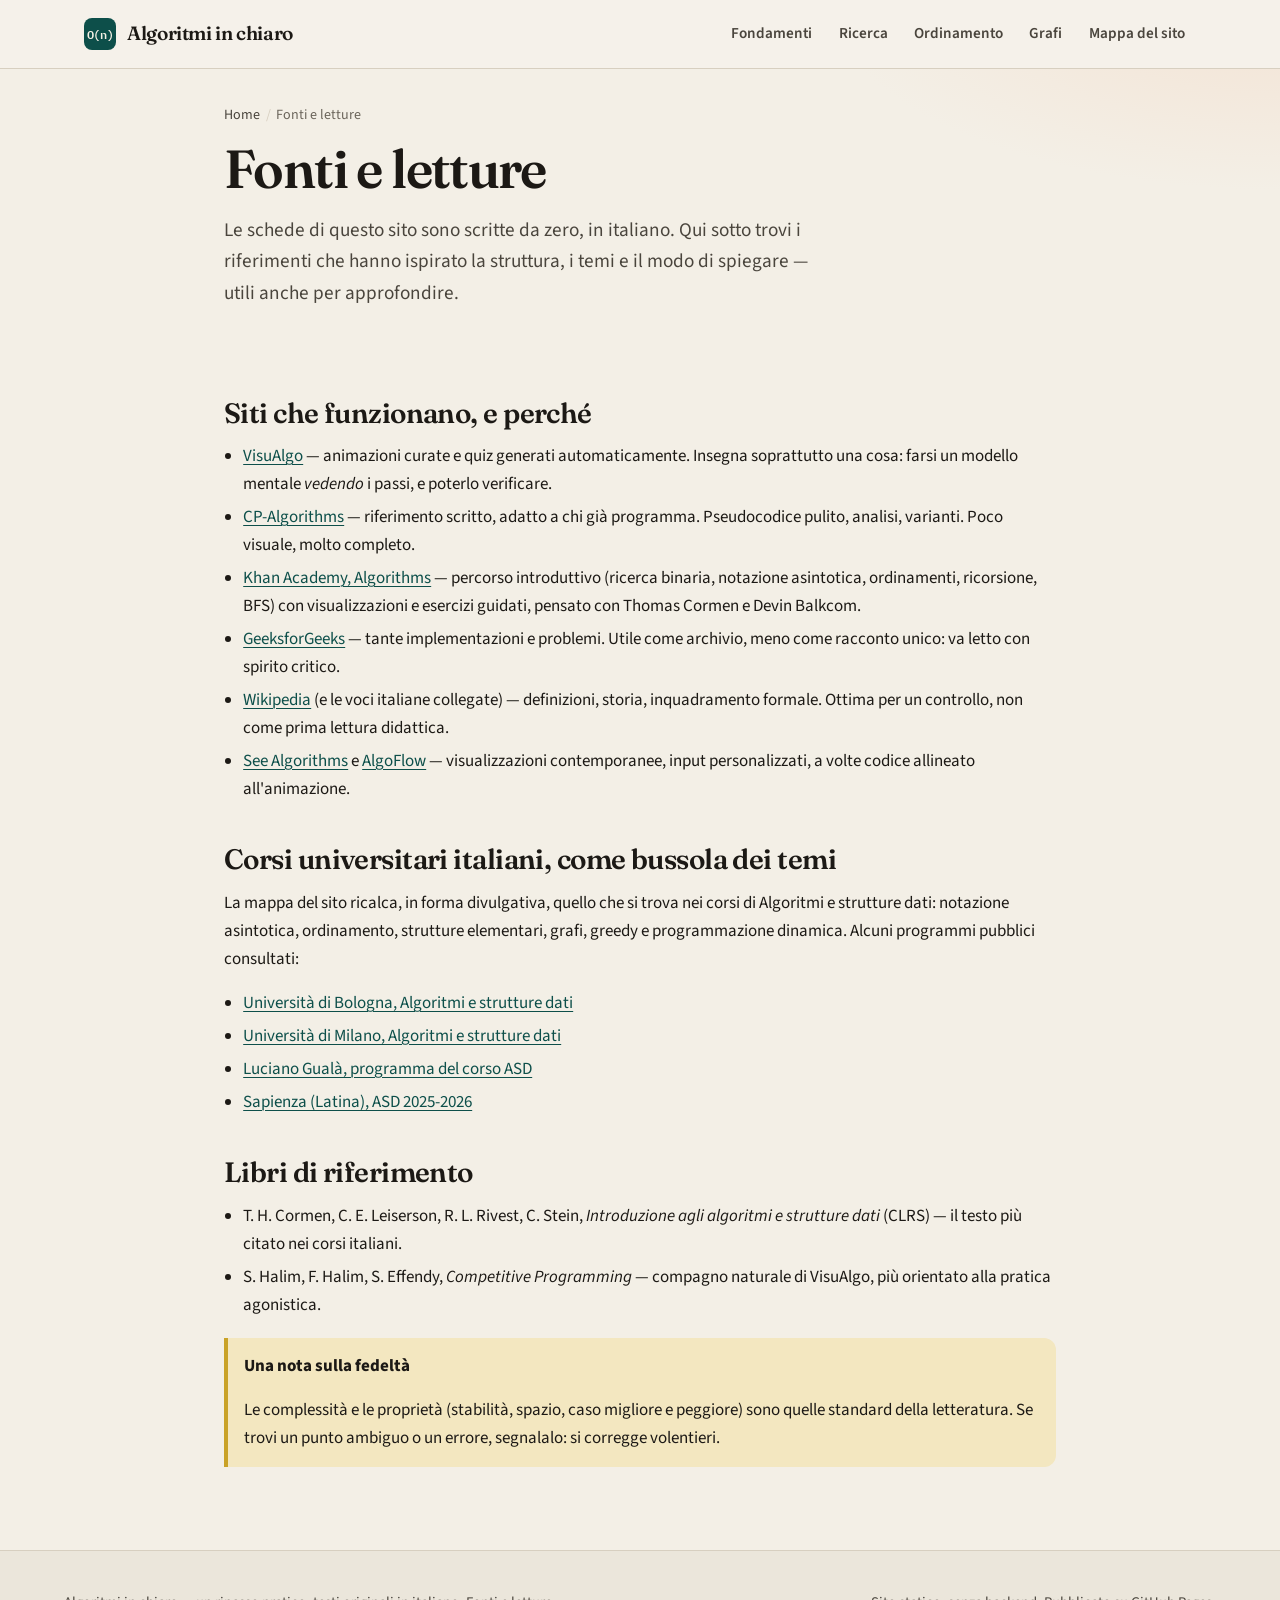
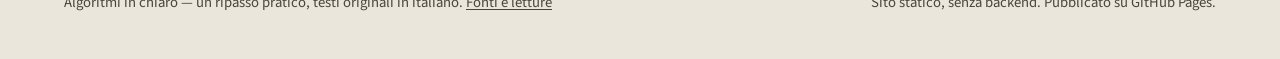
<file: pagine/fonti.html>
<!DOCTYPE html>
<html lang="it">
<head>
  <meta charset="utf-8">
  <meta name="viewport" content="width=device-width, initial-scale=1">
  <meta name="description" content="Fonti, ispirazioni e letture per Algoritmi in chiaro. I testi del sito sono originali.">
  <title>Fonti e letture — Algoritmi in chiaro</title>
  <link rel="icon" href="../favicon.svg" type="image/svg+xml">
  <link rel="preconnect" href="https://fonts.googleapis.com">
  <link rel="preconnect" href="https://fonts.gstatic.com" crossorigin>
  <link href="https://fonts.googleapis.com/css2?family=Fraunces:opsz,wght@9..144,500;9..144,600;9..144,700&family=IBM+Plex+Mono:ital,wght@0,400;0,500;0,600;1,400&family=Source+Sans+3:ital,wght@0,400;0,600;0,700;1,400&display=swap" rel="stylesheet">
  <link rel="stylesheet" href="../css/style.css">
</head>
<body>
  <a class="skip-link" href="#contenuto">Salta al contenuto</a>
  <header class="site-header">
    <div class="header-inner">
      <a class="logo" href="../index.html">
        <span class="logo-mark" aria-hidden="true">O(n)</span>
        Algoritmi in chiaro
      </a>
      <button class="nav-toggle" type="button" aria-expanded="false" aria-controls="menu">Menu</button>
      <nav class="nav" id="menu">
        <a href="complessita.html">Fondamenti</a>
        <a href="ricerca-binaria.html">Ricerca</a>
        <a href="merge-sort.html">Ordinamento</a>
        <a href="bfs.html">Grafi</a>
        <a href="mappa.html">Mappa del sito</a>
      </nav>
    </div>
  </header>

  <main id="contenuto">
    <div class="prose-wrap">
      <header class="page-hero">
        <ol class="crumbs">
          <li><a href="../index.html">Home</a></li>
          <li>Fonti e letture</li>
        </ol>
        <h1>Fonti e letture</h1>
        <p class="lede">Le schede di questo sito sono scritte da zero, in italiano. Qui sotto trovi i riferimenti che hanno ispirato la struttura, i temi e il modo di spiegare — utili anche per approfondire.</p>
      </header>

      <article class="prose">
        <h2>Siti che funzionano, e perché</h2>
        <ul>
          <li><a href="https://visualgo.net/en/">VisuAlgo</a> — animazioni curate e quiz generati automaticamente. Insegna soprattutto una cosa: farsi un modello mentale <em>vedendo</em> i passi, e poterlo verificare.</li>
          <li><a href="https://cp-algorithms.com/">CP-Algorithms</a> — riferimento scritto, adatto a chi già programma. Pseudocodice pulito, analisi, varianti. Poco visuale, molto completo.</li>
          <li><a href="https://www.khanacademy.org/computing/computer-science/algorithms">Khan Academy, Algorithms</a> — percorso introduttivo (ricerca binaria, notazione asintotica, ordinamenti, ricorsione, BFS) con visualizzazioni e esercizi guidati, pensato con Thomas Cormen e Devin Balkcom.</li>
          <li><a href="https://www.geeksforgeeks.org/">GeeksforGeeks</a> — tante implementazioni e problemi. Utile come archivio, meno come racconto unico: va letto con spirito critico.</li>
          <li><a href="https://en.wikipedia.org/wiki/Algorithm">Wikipedia</a> (e le voci italiane collegate) — definizioni, storia, inquadramento formale. Ottima per un controllo, non come prima lettura didattica.</li>
          <li><a href="https://see-algorithms.com/">See Algorithms</a> e <a href="https://algo-flow.me/">AlgoFlow</a> — visualizzazioni contemporanee, input personalizzati, a volte codice allineato all'animazione.</li>
        </ul>

        <h2>Corsi universitari italiani, come bussola dei temi</h2>
        <p>La mappa del sito ricalca, in forma divulgativa, quello che si trova nei corsi di Algoritmi e strutture dati: notazione asintotica, ordinamento, strutture elementari, grafi, greedy e programmazione dinamica. Alcuni programmi pubblici consultati:</p>
        <ul>
          <li><a href="https://www.cs.unibo.it/~margara/Didattica/Algoritmi/asd.html">Università di Bologna, Algoritmi e strutture dati</a></li>
          <li><a href="https://www.unimi.it/it/corsi/insegnamenti-dei-corsi-di-laurea/2026/algoritmi-e-strutture-dati-0">Università di Milano, Algoritmi e strutture dati</a></li>
          <li><a href="https://lucianoguala.github.io/homepage/ASD25/index.html">Luciano Gualà, programma del corso ASD</a></li>
          <li><a href="https://www.diag.uniroma1.it/~patrizi/sections/teaching/asd-latina-25-26/index.html">Sapienza (Latina), ASD 2025-2026</a></li>
        </ul>

        <h2>Libri di riferimento</h2>
        <ul>
          <li>T. H. Cormen, C. E. Leiserson, R. L. Rivest, C. Stein, <em>Introduzione agli algoritmi e strutture dati</em> (CLRS) — il testo più citato nei corsi italiani.</li>
          <li>S. Halim, F. Halim, S. Effendy, <em>Competitive Programming</em> — compagno naturale di VisuAlgo, più orientato alla pratica agonistica.</li>
        </ul>

        <div class="callout note">
          <p class="callout-title">Una nota sulla fedeltà</p>
          <p>Le complessità e le proprietà (stabilità, spazio, caso migliore e peggiore) sono quelle standard della letteratura. Se trovi un punto ambiguo o un errore, segnalalo: si corregge volentieri.</p>
        </div>
      </article>
    </div>
  </main>

  <footer class="site-footer">
    <div class="footer-inner">
      <p>Algoritmi in chiaro — un ripasso pratico, testi originali in italiano. <a href="fonti.html">Fonti e letture</a></p>
      <p>Sito statico, senza backend. Pubblicato su GitHub Pages.</p>
    </div>
  </footer>
  <script src="../js/main.js"></script>
</body>
</html>
</file>
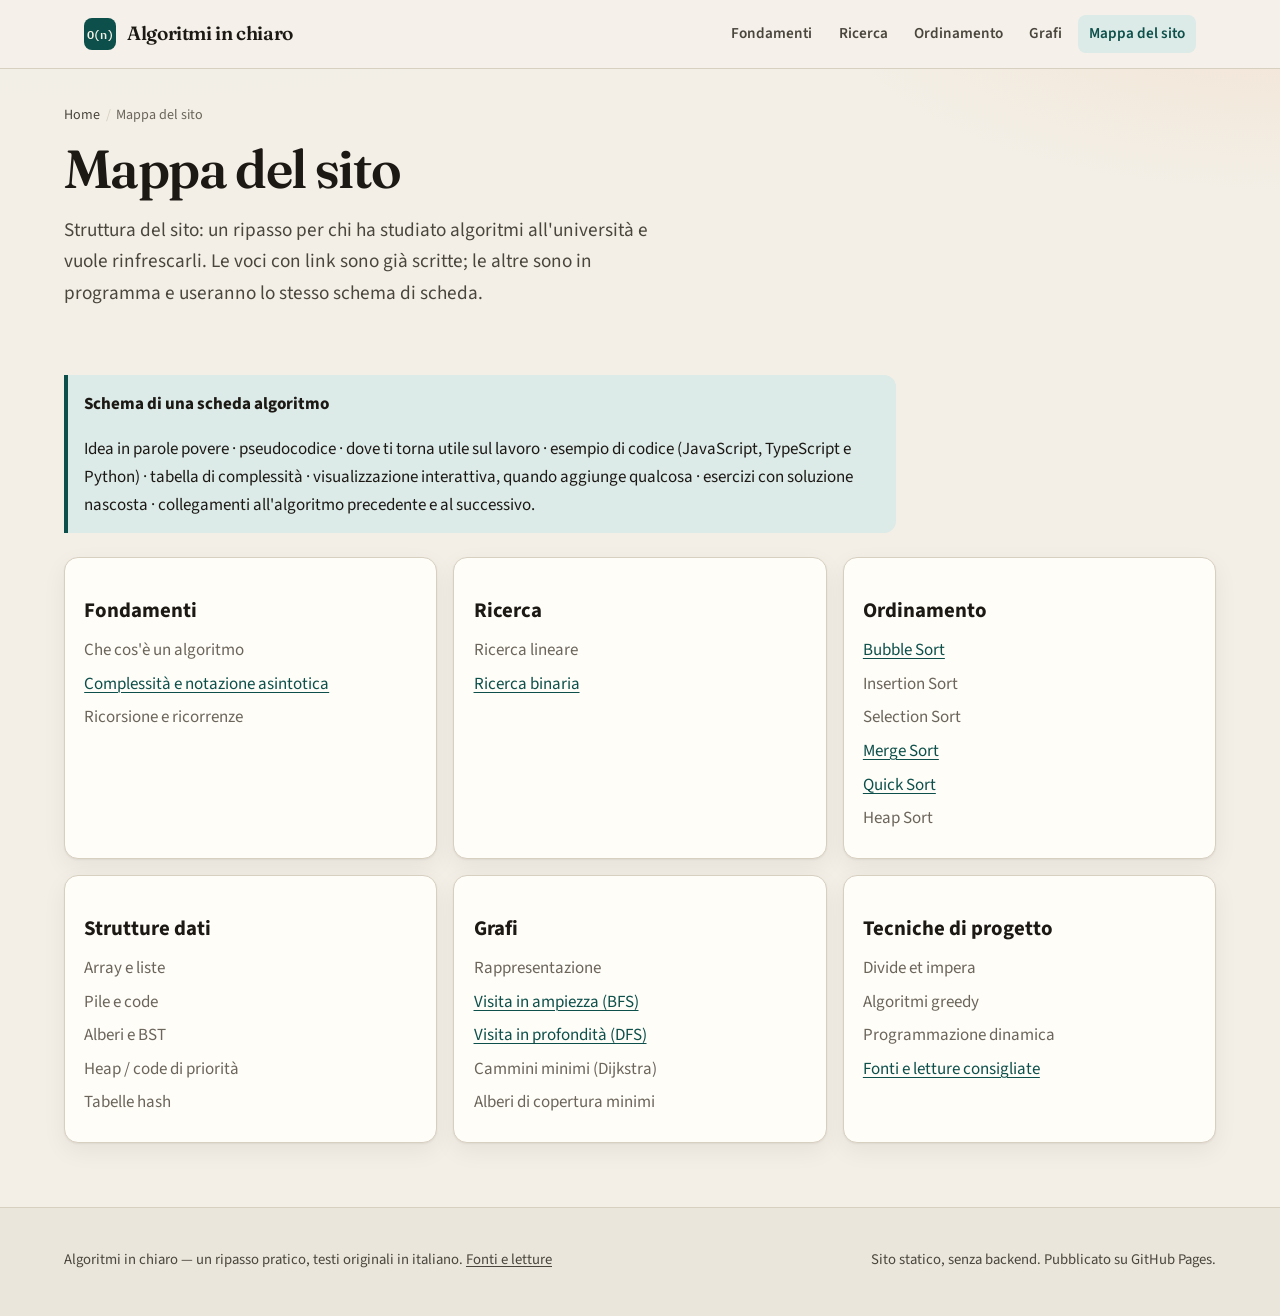
<file: pagine/mappa.html>
<!DOCTYPE html>
<html lang="it">
<head>
  <meta charset="utf-8">
  <meta name="viewport" content="width=device-width, initial-scale=1">
  <meta name="description" content="Mappa del sito Algoritmi in chiaro: sezioni previste e pagine già disponibili.">
  <title>Mappa del sito — Algoritmi in chiaro</title>
  <link rel="icon" href="../favicon.svg" type="image/svg+xml">
  <link rel="preconnect" href="https://fonts.googleapis.com">
  <link rel="preconnect" href="https://fonts.gstatic.com" crossorigin>
  <link href="https://fonts.googleapis.com/css2?family=Fraunces:opsz,wght@9..144,500;9..144,600;9..144,700&family=IBM+Plex+Mono:ital,wght@0,400;0,500;0,600;1,400&family=Source+Sans+3:ital,wght@0,400;0,600;0,700;1,400&display=swap" rel="stylesheet">
  <link rel="stylesheet" href="../css/style.css">
</head>
<body>
  <a class="skip-link" href="#contenuto">Salta al contenuto</a>
  <header class="site-header">
    <div class="header-inner">
      <a class="logo" href="../index.html">
        <span class="logo-mark" aria-hidden="true">O(n)</span>
        Algoritmi in chiaro
      </a>
      <button class="nav-toggle" type="button" aria-expanded="false" aria-controls="menu">Menu</button>
      <nav class="nav" id="menu">
        <a href="complessita.html">Fondamenti</a>
        <a href="ricerca-binaria.html">Ricerca</a>
        <a href="merge-sort.html">Ordinamento</a>
        <a href="bfs.html">Grafi</a>
        <a href="mappa.html" aria-current="page">Mappa del sito</a>
      </nav>
    </div>
  </header>

  <main id="contenuto">
    <div class="wrap">
      <header class="page-hero">
        <ol class="crumbs">
          <li><a href="../index.html">Home</a></li>
          <li>Mappa del sito</li>
        </ol>
        <h1>Mappa del sito</h1>
        <p class="lede">Struttura del sito: un ripasso per chi ha studiato algoritmi all'università e vuole rinfrescarli. Le voci con link sono già scritte; le altre sono in programma e useranno lo stesso schema di scheda.</p>
      </header>

      <div class="callout" style="max-width: 52rem; margin-bottom: 1.5rem;">
        <p class="callout-title">Schema di una scheda algoritmo</p>
        <p>Idea in parole povere · pseudocodice · dove ti torna utile sul lavoro · esempio di codice (JavaScript, TypeScript e Python) · tabella di complessità · visualizzazione interattiva, quando aggiunge qualcosa · esercizi con soluzione nascosta · collegamenti all'algoritmo precedente e al successivo.</p>
      </div>

      <div class="topic-grid">
        <section class="card sitemap-col">
          <h2>Fondamenti</h2>
          <ul>
            <li><span class="soon">Che cos'è un algoritmo</span></li>
            <li><a href="complessita.html">Complessità e notazione asintotica</a></li>
            <li><span class="soon">Ricorsione e ricorrenze</span></li>
          </ul>
        </section>
        <section class="card sitemap-col">
          <h2>Ricerca</h2>
          <ul>
            <li><span class="soon">Ricerca lineare</span></li>
            <li><a href="ricerca-binaria.html">Ricerca binaria</a></li>
          </ul>
        </section>
        <section class="card sitemap-col">
          <h2>Ordinamento</h2>
          <ul>
            <li><a href="bubble-sort.html">Bubble Sort</a></li>
            <li><span class="soon">Insertion Sort</span></li>
            <li><span class="soon">Selection Sort</span></li>
            <li><a href="merge-sort.html">Merge Sort</a></li>
            <li><a href="quick-sort.html">Quick Sort</a></li>
            <li><span class="soon">Heap Sort</span></li>
          </ul>
        </section>
        <section class="card sitemap-col">
          <h2>Strutture dati</h2>
          <ul>
            <li><span class="soon">Array e liste</span></li>
            <li><span class="soon">Pile e code</span></li>
            <li><span class="soon">Alberi e BST</span></li>
            <li><span class="soon">Heap / code di priorità</span></li>
            <li><span class="soon">Tabelle hash</span></li>
          </ul>
        </section>
        <section class="card sitemap-col">
          <h2>Grafi</h2>
          <ul>
            <li><span class="soon">Rappresentazione</span></li>
            <li><a href="bfs.html">Visita in ampiezza (BFS)</a></li>
            <li><a href="dfs.html">Visita in profondità (DFS)</a></li>
            <li><span class="soon">Cammini minimi (Dijkstra)</span></li>
            <li><span class="soon">Alberi di copertura minimi</span></li>
          </ul>
        </section>
        <section class="card sitemap-col">
          <h2>Tecniche di progetto</h2>
          <ul>
            <li><span class="soon">Divide et impera</span></li>
            <li><span class="soon">Algoritmi greedy</span></li>
            <li><span class="soon">Programmazione dinamica</span></li>
            <li><a href="fonti.html">Fonti e letture consigliate</a></li>
          </ul>
        </section>
      </div>
    </div>
  </main>

  <footer class="site-footer">
    <div class="footer-inner">
      <p>Algoritmi in chiaro — un ripasso pratico, testi originali in italiano. <a href="fonti.html">Fonti e letture</a></p>
      <p>Sito statico, senza backend. Pubblicato su GitHub Pages.</p>
    </div>
  </footer>
  <script src="../js/main.js"></script>
</body>
</html>
</file>
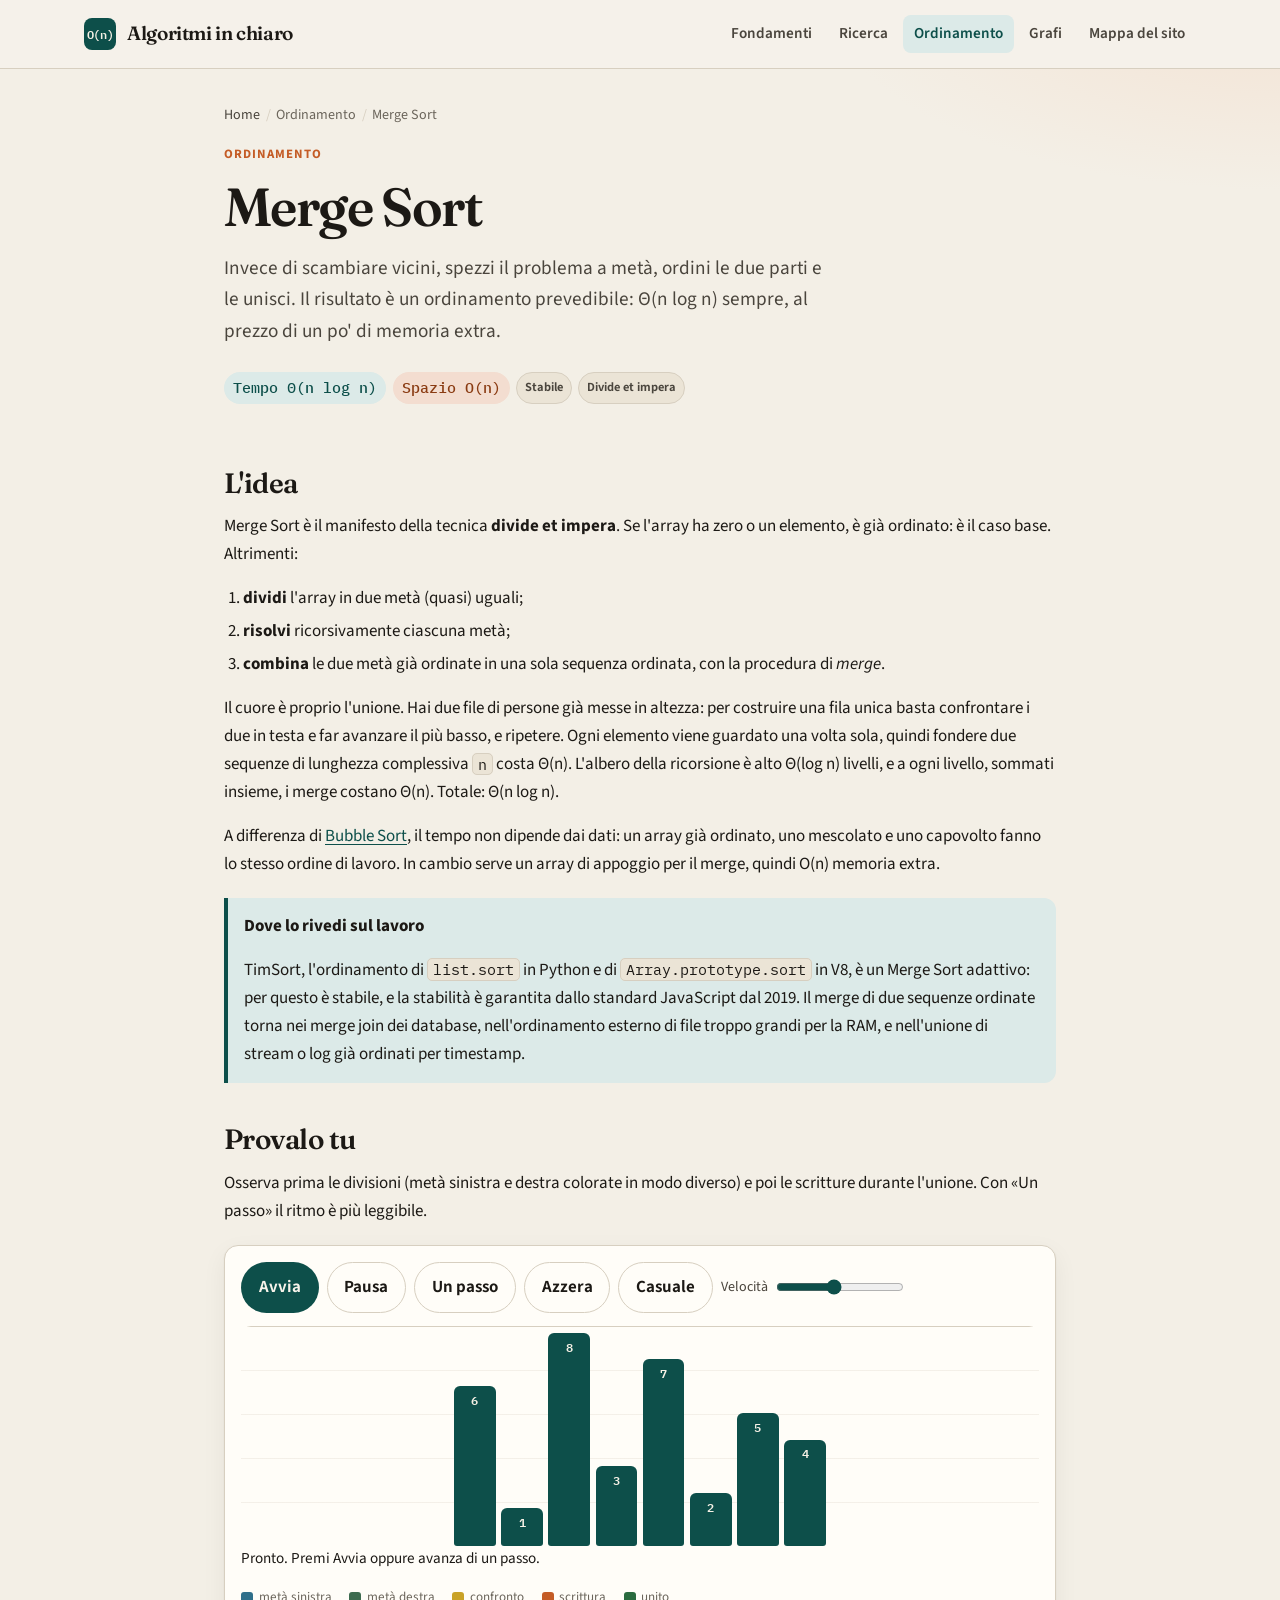
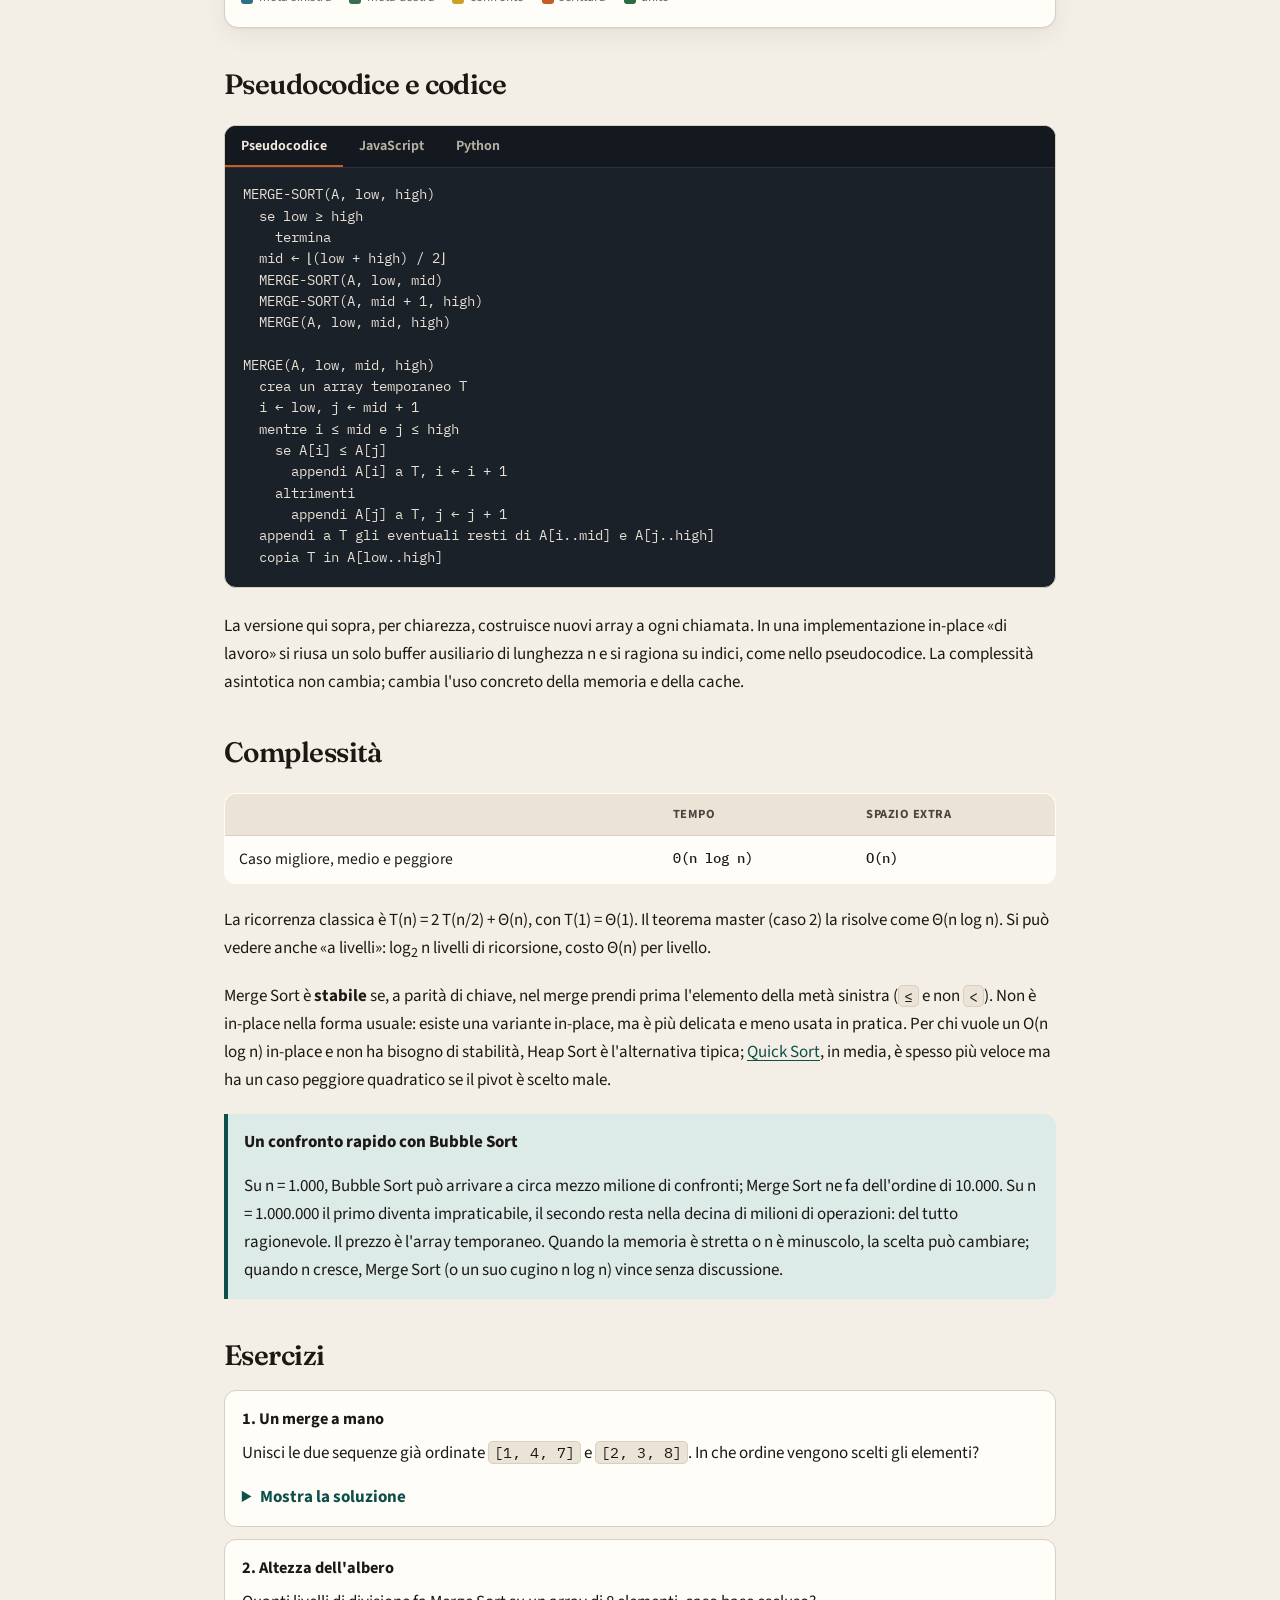
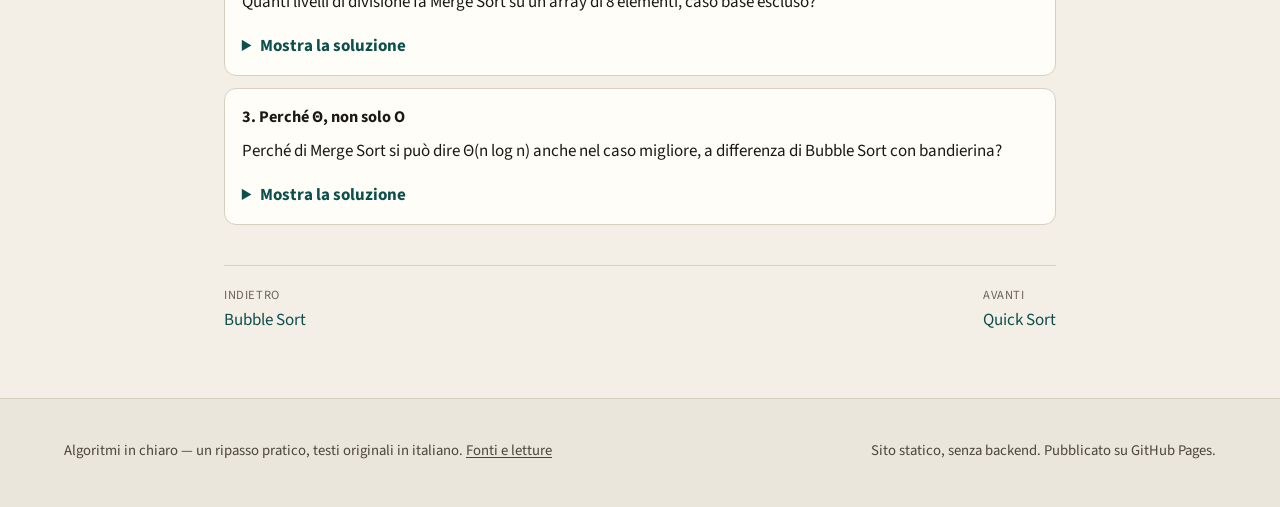
<file: pagine/merge-sort.html>
<!DOCTYPE html>
<html lang="it">
<head>
  <meta charset="utf-8">
  <meta name="viewport" content="width=device-width, initial-scale=1">
  <meta name="description" content="Merge Sort spiegato in italiano: divide et impera, pseudocodice, codice, complessità O(n log n) e visualizzazione dell'unione.">
  <title>Merge Sort — Algoritmi in chiaro</title>
  <link rel="icon" href="../favicon.svg" type="image/svg+xml">
  <link rel="preconnect" href="https://fonts.googleapis.com">
  <link rel="preconnect" href="https://fonts.gstatic.com" crossorigin>
  <link href="https://fonts.googleapis.com/css2?family=Fraunces:opsz,wght@9..144,500;9..144,600;9..144,700&family=IBM+Plex+Mono:ital,wght@0,400;0,500;0,600;1,400&family=Source+Sans+3:ital,wght@0,400;0,600;0,700;1,400&display=swap" rel="stylesheet">
  <link rel="stylesheet" href="../css/style.css">
</head>
<body>
  <a class="skip-link" href="#contenuto">Salta al contenuto</a>
  <header class="site-header">
    <div class="header-inner">
      <a class="logo" href="../index.html">
        <span class="logo-mark" aria-hidden="true">O(n)</span>
        Algoritmi in chiaro
      </a>
      <button class="nav-toggle" type="button" aria-expanded="false" aria-controls="menu">Menu</button>
      <nav class="nav" id="menu">
        <a href="complessita.html">Fondamenti</a>
        <a href="ricerca-binaria.html">Ricerca</a>
        <a href="merge-sort.html" aria-current="page">Ordinamento</a>
        <a href="bfs.html">Grafi</a>
        <a href="mappa.html">Mappa del sito</a>
      </nav>
    </div>
  </header>

  <main id="contenuto">
    <div class="prose-wrap">
      <header class="page-hero">
        <ol class="crumbs">
          <li><a href="../index.html">Home</a></li>
          <li>Ordinamento</li>
          <li>Merge Sort</li>
        </ol>
        <p class="eyebrow">Ordinamento</p>
        <h1>Merge Sort</h1>
        <p class="lede">Invece di scambiare vicini, spezzi il problema a metà, ordini le due parti e le unisci. Il risultato è un ordinamento prevedibile: Θ(n log n) sempre, al prezzo di un po' di memoria extra.</p>
        <div class="chips">
          <span class="chip chip-teal mono">Tempo Θ(n log n)</span>
          <span class="chip chip-terra mono">Spazio O(n)</span>
          <span class="chip">Stabile</span>
          <span class="chip">Divide et impera</span>
        </div>
      </header>

      <article class="prose">
        <h2>L'idea</h2>
        <p>Merge Sort è il manifesto della tecnica <strong>divide et impera</strong>. Se l'array ha zero o un elemento, è già ordinato: è il caso base. Altrimenti:</p>
        <ol>
          <li><strong>dividi</strong> l'array in due metà (quasi) uguali;</li>
          <li><strong>risolvi</strong> ricorsivamente ciascuna metà;</li>
          <li><strong>combina</strong> le due metà già ordinate in una sola sequenza ordinata, con la procedura di <em>merge</em>.</li>
        </ol>
        <p>Il cuore è proprio l'unione. Hai due file di persone già messe in altezza: per costruire una fila unica basta confrontare i due in testa e far avanzare il più basso, e ripetere. Ogni elemento viene guardato una volta sola, quindi fondere due sequenze di lunghezza complessiva <code>n</code> costa Θ(n). L'albero della ricorsione è alto Θ(log n) livelli, e a ogni livello, sommati insieme, i merge costano Θ(n). Totale: Θ(n log n).</p>
        <p>A differenza di <a href="bubble-sort.html">Bubble Sort</a>, il tempo non dipende dai dati: un array già ordinato, uno mescolato e uno capovolto fanno lo stesso ordine di lavoro. In cambio serve un array di appoggio per il merge, quindi O(n) memoria extra.</p>

        <div class="callout">
          <p class="callout-title">Dove lo rivedi sul lavoro</p>
          <p>TimSort, l'ordinamento di <code>list.sort</code> in Python e di <code>Array.prototype.sort</code> in V8, è un Merge Sort adattivo: per questo è stabile, e la stabilità è garantita dallo standard JavaScript dal 2019. Il merge di due sequenze ordinate torna nei merge join dei database, nell'ordinamento esterno di file troppo grandi per la RAM, e nell'unione di stream o log già ordinati per timestamp.</p>
        </div>

        <h2>Provalo tu</h2>
        <p>Osserva prima le divisioni (metà sinistra e destra colorate in modo diverso) e poi le scritture durante l'unione. Con «Un passo» il ritmo è più leggibile.</p>
        <div class="viz" aria-label="Visualizzazione di Merge Sort">
          <div class="viz-toolbar">
            <button class="btn btn-primary" id="btn-play" type="button">Avvia</button>
            <button class="btn btn-ghost" id="btn-pause" type="button">Pausa</button>
            <button class="btn btn-ghost" id="btn-step" type="button">Un passo</button>
            <button class="btn btn-ghost" id="btn-reset" type="button">Azzera</button>
            <button class="btn btn-ghost" id="btn-random" type="button">Casuale</button>
            <label>Velocità <input id="speed" type="range" min="10" max="100" value="50"></label>
          </div>
          <div class="bars" id="bars"></div>
          <p class="viz-status" id="viz-status" role="status"></p>
          <div class="legend">
            <span><i class="swatch" style="background:#2f6f8a"></i> metà sinistra</span>
            <span><i class="swatch" style="background:#3d6b4f"></i> metà destra</span>
            <span><i class="swatch compare"></i> confronto</span>
            <span><i class="swatch swap"></i> scrittura</span>
            <span><i class="swatch sorted"></i> unito</span>
          </div>
        </div>

        <h2>Pseudocodice e codice</h2>
        <div class="code-tabs">
          <div class="tablist" role="tablist">
            <button type="button" data-lang="pseudo" aria-selected="true">Pseudocodice</button>
            <button type="button" data-lang="js" aria-selected="false">JavaScript</button>
            <button type="button" data-lang="py" aria-selected="false">Python</button>
          </div>
          <pre data-lang="pseudo"><code>MERGE-SORT(A, low, high)
  se low ≥ high
    termina
  mid ← ⌊(low + high) / 2⌋
  MERGE-SORT(A, low, mid)
  MERGE-SORT(A, mid + 1, high)
  MERGE(A, low, mid, high)

MERGE(A, low, mid, high)
  crea un array temporaneo T
  i ← low, j ← mid + 1
  mentre i ≤ mid e j ≤ high
    se A[i] ≤ A[j]
      appendi A[i] a T, i ← i + 1
    altrimenti
      appendi A[j] a T, j ← j + 1
  appendi a T gli eventuali resti di A[i..mid] e A[j..high]
  copia T in A[low..high]</code></pre>
          <pre data-lang="js" hidden><code><span class="kw">function</span> <span class="fn">mergeSort</span>(a) {
  <span class="kw">if</span> (a.length &lt;= <span class="nu">1</span>) <span class="kw">return</span> a.slice();
  <span class="kw">const</span> mid = Math.floor(a.length / <span class="nu">2</span>);
  <span class="kw">return</span> <span class="fn">merge</span>(<span class="fn">mergeSort</span>(a.slice(<span class="nu">0</span>, mid)), <span class="fn">mergeSort</span>(a.slice(mid)));
}

<span class="kw">function</span> <span class="fn">merge</span>(left, right) {
  <span class="kw">const</span> out = [];
  <span class="kw">let</span> i = <span class="nu">0</span>, j = <span class="nu">0</span>;
  <span class="kw">while</span> (i &lt; left.length &amp;&amp; j &lt; right.length) {
    <span class="kw">if</span> (left[i] &lt;= right[j]) out.push(left[i++]);
    <span class="kw">else</span> out.push(right[j++]);
  }
  <span class="kw">return</span> out.concat(left.slice(i), right.slice(j));
}</code></pre>
          <pre data-lang="py" hidden><code><span class="kw">def</span> <span class="fn">merge_sort</span>(a):
    <span class="kw">if</span> len(a) &lt;= <span class="nu">1</span>:
        <span class="kw">return</span> list(a)
    mid = len(a) // <span class="nu">2</span>
    <span class="kw">return</span> merge(merge_sort(a[:mid]), merge_sort(a[mid:]))

<span class="kw">def</span> <span class="fn">merge</span>(left, right):
    out, i, j = [], <span class="nu">0</span>, <span class="nu">0</span>
    <span class="kw">while</span> i &lt; len(left) <span class="kw">and</span> j &lt; len(right):
        <span class="kw">if</span> left[i] &lt;= right[j]:
            out.append(left[i]); i += <span class="nu">1</span>
        <span class="kw">else</span>:
            out.append(right[j]); j += <span class="nu">1</span>
    <span class="kw">return</span> out + left[i:] + right[j:]</code></pre>
        </div>
        <p>La versione qui sopra, per chiarezza, costruisce nuovi array a ogni chiamata. In una implementazione in-place «di lavoro» si riusa un solo buffer ausiliario di lunghezza n e si ragiona su indici, come nello pseudocodice. La complessità asintotica non cambia; cambia l'uso concreto della memoria e della cache.</p>

        <h2>Complessità</h2>
        <div class="table-wrap">
          <table>
            <thead>
              <tr><th></th><th>Tempo</th><th>Spazio extra</th></tr>
            </thead>
            <tbody>
              <tr><td>Caso migliore, medio e peggiore</td><td class="mono">Θ(n log n)</td><td class="mono">O(n)</td></tr>
            </tbody>
          </table>
        </div>
        <p>La ricorrenza classica è T(n) = 2 T(n/2) + Θ(n), con T(1) = Θ(1). Il teorema master (caso 2) la risolve come Θ(n log n). Si può vedere anche «a livelli»: log<sub>2</sub> n livelli di ricorsione, costo Θ(n) per livello.</p>
        <p>Merge Sort è <strong>stabile</strong> se, a parità di chiave, nel merge prendi prima l'elemento della metà sinistra (<code>≤</code> e non <code>&lt;</code>). Non è in-place nella forma usuale: esiste una variante in-place, ma è più delicata e meno usata in pratica. Per chi vuole un O(n log n) in-place e non ha bisogno di stabilità, Heap Sort è l'alternativa tipica; <a href="quick-sort.html">Quick Sort</a>, in media, è spesso più veloce ma ha un caso peggiore quadratico se il pivot è scelto male.</p>

        <div class="callout">
          <p class="callout-title">Un confronto rapido con Bubble Sort</p>
          <p>Su n = 1.000, Bubble Sort può arrivare a circa mezzo milione di confronti; Merge Sort ne fa dell'ordine di 10.000. Su n = 1.000.000 il primo diventa impraticabile, il secondo resta nella decina di milioni di operazioni: del tutto ragionevole. Il prezzo è l'array temporaneo. Quando la memoria è stretta o n è minuscolo, la scelta può cambiare; quando n cresce, Merge Sort (o un suo cugino n log n) vince senza discussione.</p>
        </div>

        <h2>Esercizi</h2>
        <div class="exercise">
          <h3>1. Un merge a mano</h3>
          <p>Unisci le due sequenze già ordinate <code>[1, 4, 7]</code> e <code>[2, 3, 8]</code>. In che ordine vengono scelti gli elementi?</p>
          <details>
            <summary>Mostra la soluzione</summary>
            <p>1 (da sinistra), 2, 3 (da destra), 4, 7 (da sinistra), 8. Risultato: <code>[1, 2, 3, 4, 7, 8]</code>.</p>
          </details>
        </div>
        <div class="exercise">
          <h3>2. Altezza dell'albero</h3>
          <p>Quanti livelli di divisione fa Merge Sort su un array di 8 elementi, caso base escluso?</p>
          <details>
            <summary>Mostra la soluzione</summary>
            <p>Tre livelli (8→4, 4→2, 2→1), cioè log<sub>2</sub> 8 = 3. Poi si risale unendo. Su n che non è una potenza di 2 le metà non sono sempre uguali, ma l'altezza resta Θ(log n).</p>
          </details>
        </div>
        <div class="exercise">
          <h3>3. Perché Θ, non solo O</h3>
          <p>Perché di Merge Sort si può dire Θ(n log n) anche nel caso migliore, a differenza di Bubble Sort con bandierina?</p>
          <details>
            <summary>Mostra la soluzione</summary>
            <p>Perché l'algoritmo divide comunque fino al caso base e esegue tutti i merge. Non c'è una scorciatoia che riconosca un array già ordinato e termini in tempo lineare (a meno di varianti diverse, come un controllo extra prima di fondere: in quel caso il migliore può scendere, ma non è il Merge Sort classico). Il lavoro è quindi dello stesso ordine su ogni input.</p>
          </details>
        </div>

        <nav class="pager">
          <a href="bubble-sort.html"><span class="dir">Indietro</span>Bubble Sort</a>
          <a href="quick-sort.html"><span class="dir">Avanti</span>Quick Sort</a>
        </nav>
      </article>
    </div>
  </main>

  <footer class="site-footer">
    <div class="footer-inner">
      <p>Algoritmi in chiaro — un ripasso pratico, testi originali in italiano. <a href="fonti.html">Fonti e letture</a></p>
      <p>Sito statico, senza backend. Pubblicato su GitHub Pages.</p>
    </div>
  </footer>
  <script src="../js/main.js"></script>
  <script src="../js/viz-common.js"></script>
  <script src="../js/merge-sort.js"></script>
</body>
</html>
</file>
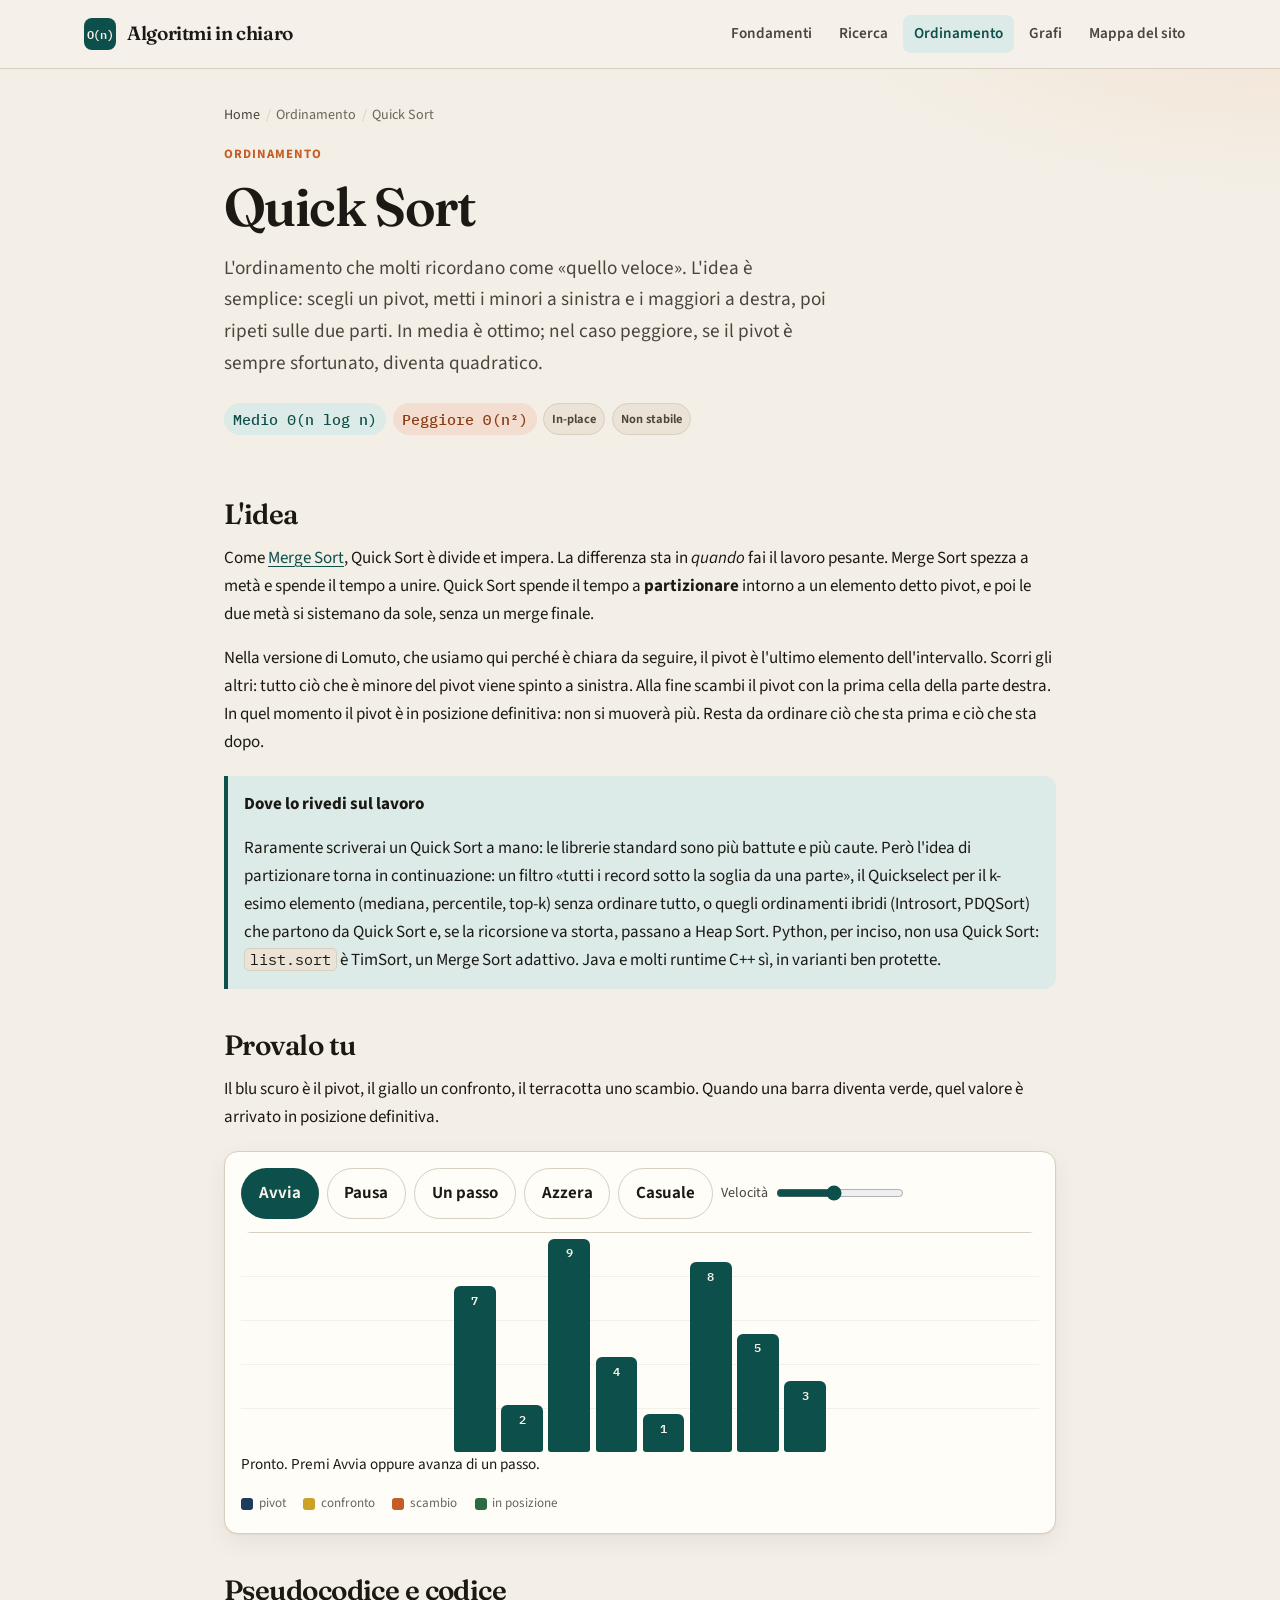
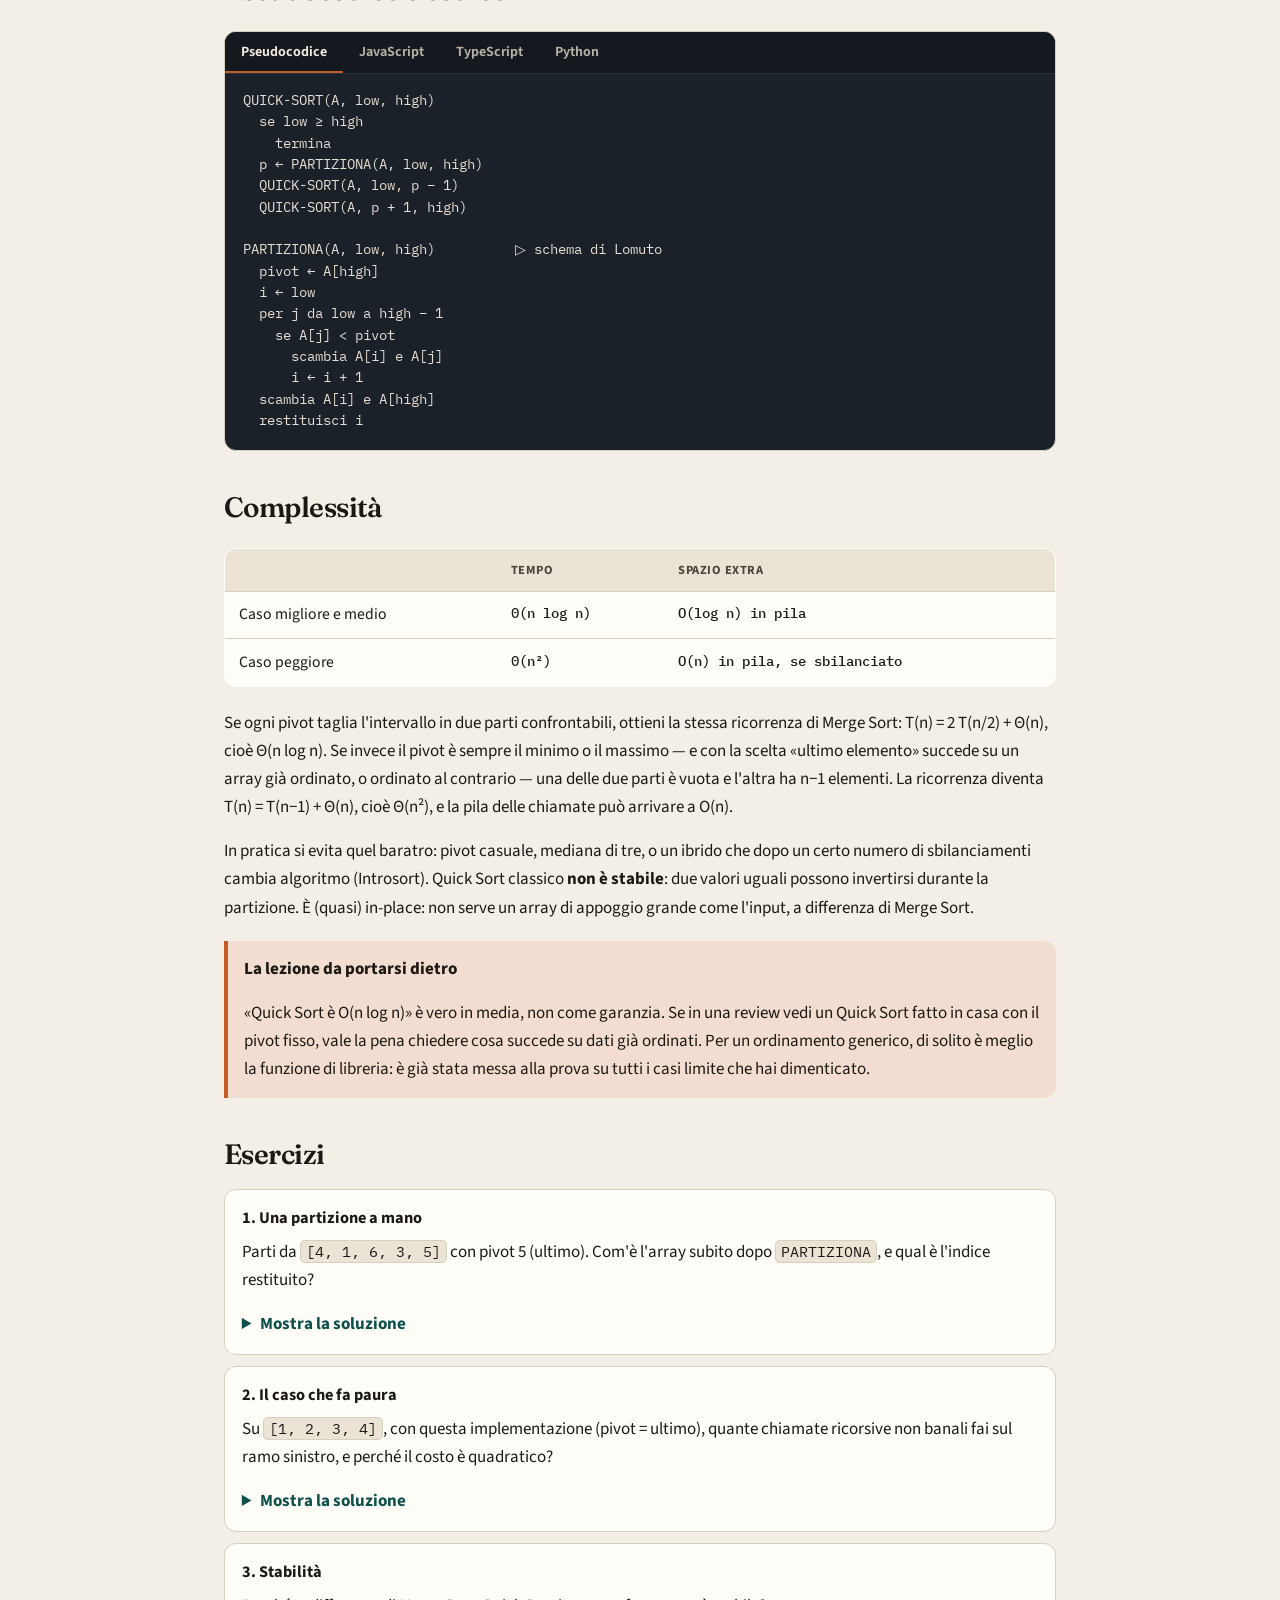
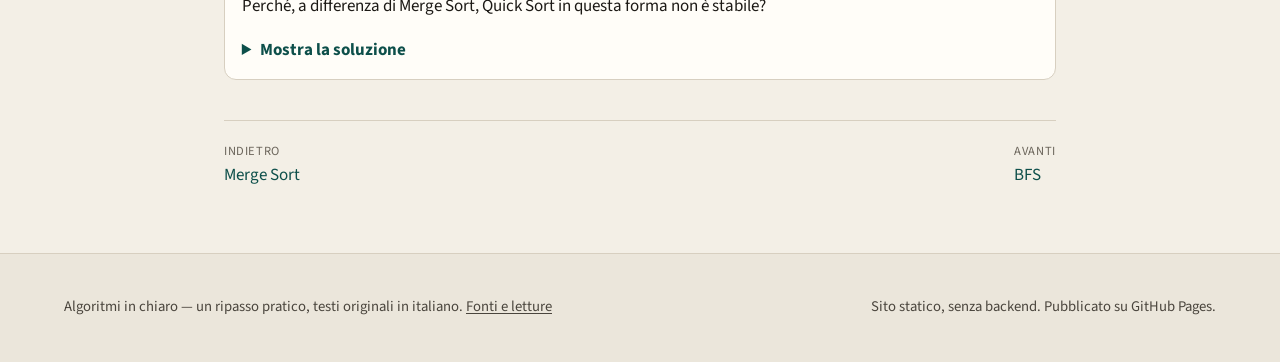
<file: pagine/quick-sort.html>
<!DOCTYPE html>
<html lang="it">
<head>
  <meta charset="utf-8">
  <meta name="viewport" content="width=device-width, initial-scale=1">
  <meta name="description" content="Quick Sort spiegato come ripasso: partizione, caso medio e peggiore, codice in JavaScript, TypeScript e Python, e un'animazione del pivot.">
  <title>Quick Sort — Algoritmi in chiaro</title>
  <link rel="icon" href="../favicon.svg" type="image/svg+xml">
  <link rel="preconnect" href="https://fonts.googleapis.com">
  <link rel="preconnect" href="https://fonts.gstatic.com" crossorigin>
  <link href="https://fonts.googleapis.com/css2?family=Fraunces:opsz,wght@9..144,500;9..144,600;9..144,700&family=IBM+Plex+Mono:ital,wght@0,400;0,500;0,600;1,400&family=Source+Sans+3:ital,wght@0,400;0,600;0,700;1,400&display=swap" rel="stylesheet">
  <link rel="stylesheet" href="../css/style.css">
</head>
<body>
  <a class="skip-link" href="#contenuto">Salta al contenuto</a>
  <header class="site-header">
    <div class="header-inner">
      <a class="logo" href="../index.html">
        <span class="logo-mark" aria-hidden="true">O(n)</span>
        Algoritmi in chiaro
      </a>
      <button class="nav-toggle" type="button" aria-expanded="false" aria-controls="menu">Menu</button>
      <nav class="nav" id="menu">
        <a href="complessita.html">Fondamenti</a>
        <a href="ricerca-binaria.html">Ricerca</a>
        <a href="merge-sort.html" aria-current="page">Ordinamento</a>
        <a href="bfs.html">Grafi</a>
        <a href="mappa.html">Mappa del sito</a>
      </nav>
    </div>
  </header>

  <main id="contenuto">
    <div class="prose-wrap">
      <header class="page-hero">
        <ol class="crumbs">
          <li><a href="../index.html">Home</a></li>
          <li>Ordinamento</li>
          <li>Quick Sort</li>
        </ol>
        <p class="eyebrow">Ordinamento</p>
        <h1>Quick Sort</h1>
        <p class="lede">L'ordinamento che molti ricordano come «quello veloce». L'idea è semplice: scegli un pivot, metti i minori a sinistra e i maggiori a destra, poi ripeti sulle due parti. In media è ottimo; nel caso peggiore, se il pivot è sempre sfortunato, diventa quadratico.</p>
        <div class="chips">
          <span class="chip chip-teal mono">Medio Θ(n log n)</span>
          <span class="chip chip-terra mono">Peggiore Θ(n²)</span>
          <span class="chip">In-place</span>
          <span class="chip">Non stabile</span>
        </div>
      </header>

      <article class="prose">
        <h2>L'idea</h2>
        <p>Come <a href="merge-sort.html">Merge Sort</a>, Quick Sort è divide et impera. La differenza sta in <em>quando</em> fai il lavoro pesante. Merge Sort spezza a metà e spende il tempo a unire. Quick Sort spende il tempo a <strong>partizionare</strong> intorno a un elemento detto pivot, e poi le due metà si sistemano da sole, senza un merge finale.</p>
        <p>Nella versione di Lomuto, che usiamo qui perché è chiara da seguire, il pivot è l'ultimo elemento dell'intervallo. Scorri gli altri: tutto ciò che è minore del pivot viene spinto a sinistra. Alla fine scambi il pivot con la prima cella della parte destra. In quel momento il pivot è in posizione definitiva: non si muoverà più. Resta da ordinare ciò che sta prima e ciò che sta dopo.</p>

        <div class="callout">
          <p class="callout-title">Dove lo rivedi sul lavoro</p>
          <p>Raramente scriverai un Quick Sort a mano: le librerie standard sono più battute e più caute. Però l'idea di partizionare torna in continuazione: un filtro «tutti i record sotto la soglia da una parte», il Quickselect per il k-esimo elemento (mediana, percentile, top-k) senza ordinare tutto, o quegli ordinamenti ibridi (Introsort, PDQSort) che partono da Quick Sort e, se la ricorsione va storta, passano a Heap Sort. Python, per inciso, non usa Quick Sort: <code>list.sort</code> è TimSort, un Merge Sort adattivo. Java e molti runtime C++ sì, in varianti ben protette.</p>
        </div>

        <h2>Provalo tu</h2>
        <p>Il blu scuro è il pivot, il giallo un confronto, il terracotta uno scambio. Quando una barra diventa verde, quel valore è arrivato in posizione definitiva.</p>
        <div class="viz" aria-label="Visualizzazione di Quick Sort">
          <div class="viz-toolbar">
            <button class="btn btn-primary" id="btn-play" type="button">Avvia</button>
            <button class="btn btn-ghost" id="btn-pause" type="button">Pausa</button>
            <button class="btn btn-ghost" id="btn-step" type="button">Un passo</button>
            <button class="btn btn-ghost" id="btn-reset" type="button">Azzera</button>
            <button class="btn btn-ghost" id="btn-random" type="button">Casuale</button>
            <label>Velocità <input id="speed" type="range" min="10" max="100" value="50"></label>
          </div>
          <div class="bars" id="bars"></div>
          <p class="viz-status" id="viz-status" role="status"></p>
          <div class="legend">
            <span><i class="swatch mid"></i> pivot</span>
            <span><i class="swatch compare"></i> confronto</span>
            <span><i class="swatch swap"></i> scambio</span>
            <span><i class="swatch sorted"></i> in posizione</span>
          </div>
        </div>

        <h2>Pseudocodice e codice</h2>
        <div class="code-tabs">
          <div class="tablist" role="tablist">
            <button type="button" data-lang="pseudo" aria-selected="true">Pseudocodice</button>
            <button type="button" data-lang="js" aria-selected="false">JavaScript</button>
            <button type="button" data-lang="ts" aria-selected="false">TypeScript</button>
            <button type="button" data-lang="py" aria-selected="false">Python</button>
          </div>
          <pre data-lang="pseudo"><code>QUICK-SORT(A, low, high)
  se low ≥ high
    termina
  p ← PARTIZIONA(A, low, high)
  QUICK-SORT(A, low, p − 1)
  QUICK-SORT(A, p + 1, high)

PARTIZIONA(A, low, high)          ▷ schema di Lomuto
  pivot ← A[high]
  i ← low
  per j da low a high − 1
    se A[j] &lt; pivot
      scambia A[i] e A[j]
      i ← i + 1
  scambia A[i] e A[high]
  restituisci i</code></pre>
          <pre data-lang="js" hidden><code><span class="kw">function</span> <span class="fn">quickSort</span>(a) {
  <span class="kw">const</span> v = a.slice();
  <span class="fn">quick</span>(v, <span class="nu">0</span>, v.length - <span class="nu">1</span>);
  <span class="kw">return</span> v;
}

<span class="kw">function</span> <span class="fn">quick</span>(a, low, high) {
  <span class="kw">if</span> (low &gt;= high) <span class="kw">return</span>;
  <span class="kw">const</span> p = <span class="fn">partiziona</span>(a, low, high);
  <span class="fn">quick</span>(a, low, p - <span class="nu">1</span>);
  <span class="fn">quick</span>(a, p + <span class="nu">1</span>, high);
}

<span class="kw">function</span> <span class="fn">partiziona</span>(a, low, high) {
  <span class="kw">const</span> pivot = a[high];
  <span class="kw">let</span> i = low;
  <span class="kw">for</span> (<span class="kw">let</span> j = low; j &lt; high; j++) {
    <span class="kw">if</span> (a[j] &lt; pivot) {
      [a[i], a[j]] = [a[j], a[i]];
      i++;
    }
  }
  [a[i], a[high]] = [a[high], a[i]];
  <span class="kw">return</span> i;
}</code></pre>
          <pre data-lang="ts" hidden><code><span class="kw">function</span> <span class="fn">quickSort</span>(a: number[]): number[] {
  <span class="kw">const</span> v = a.slice();
  <span class="fn">quick</span>(v, <span class="nu">0</span>, v.length - <span class="nu">1</span>);
  <span class="kw">return</span> v;
}

<span class="kw">function</span> <span class="fn">quick</span>(a: number[], low: number, high: number): <span class="kw">void</span> {
  <span class="kw">if</span> (low &gt;= high) <span class="kw">return</span>;
  <span class="kw">const</span> p = <span class="fn">partiziona</span>(a, low, high);
  <span class="fn">quick</span>(a, low, p - <span class="nu">1</span>);
  <span class="fn">quick</span>(a, p + <span class="nu">1</span>, high);
}

<span class="kw">function</span> <span class="fn">partiziona</span>(a: number[], low: number, high: number): number {
  <span class="kw">const</span> pivot = a[high];
  <span class="kw">let</span> i = low;
  <span class="kw">for</span> (<span class="kw">let</span> j = low; j &lt; high; j++) {
    <span class="kw">if</span> (a[j] &lt; pivot) {
      [a[i], a[j]] = [a[j], a[i]];
      i++;
    }
  }
  [a[i], a[high]] = [a[high], a[i]];
  <span class="kw">return</span> i;
}</code></pre>
          <pre data-lang="py" hidden><code><span class="kw">def</span> <span class="fn">quick_sort</span>(a):
    v = list(a)
    quick(v, <span class="nu">0</span>, len(v) - <span class="nu">1</span>)
    <span class="kw">return</span> v

<span class="kw">def</span> <span class="fn">quick</span>(a, low, high):
    <span class="kw">if</span> low &gt;= high:
        <span class="kw">return</span>
    p = partiziona(a, low, high)
    quick(a, low, p - <span class="nu">1</span>)
    quick(a, p + <span class="nu">1</span>, high)

<span class="kw">def</span> <span class="fn">partiziona</span>(a, low, high):
    pivot = a[high]
    i = low
    <span class="kw">for</span> j <span class="kw">in</span> range(low, high):
        <span class="kw">if</span> a[j] &lt; pivot:
            a[i], a[j] = a[j], a[i]
            i += <span class="nu">1</span>
    a[i], a[high] = a[high], a[i]
    <span class="kw">return</span> i</code></pre>
        </div>

        <h2>Complessità</h2>
        <div class="table-wrap">
          <table>
            <thead>
              <tr><th></th><th>Tempo</th><th>Spazio extra</th></tr>
            </thead>
            <tbody>
              <tr><td>Caso migliore e medio</td><td class="mono">Θ(n log n)</td><td class="mono">O(log n) in pila</td></tr>
              <tr><td>Caso peggiore</td><td class="mono">Θ(n²)</td><td class="mono">O(n) in pila, se sbilanciato</td></tr>
            </tbody>
          </table>
        </div>
        <p>Se ogni pivot taglia l'intervallo in due parti confrontabili, ottieni la stessa ricorrenza di Merge Sort: T(n) = 2 T(n/2) + Θ(n), cioè Θ(n log n). Se invece il pivot è sempre il minimo o il massimo — e con la scelta «ultimo elemento» succede su un array già ordinato, o ordinato al contrario — una delle due parti è vuota e l'altra ha n−1 elementi. La ricorrenza diventa T(n) = T(n−1) + Θ(n), cioè Θ(n²), e la pila delle chiamate può arrivare a O(n).</p>
        <p>In pratica si evita quel baratro: pivot casuale, mediana di tre, o un ibrido che dopo un certo numero di sbilanciamenti cambia algoritmo (Introsort). Quick Sort classico <strong>non è stabile</strong>: due valori uguali possono invertirsi durante la partizione. È (quasi) in-place: non serve un array di appoggio grande come l'input, a differenza di Merge Sort.</p>

        <div class="callout warn">
          <p class="callout-title">La lezione da portarsi dietro</p>
          <p>«Quick Sort è O(n log n)» è vero in media, non come garanzia. Se in una review vedi un Quick Sort fatto in casa con il pivot fisso, vale la pena chiedere cosa succede su dati già ordinati. Per un ordinamento generico, di solito è meglio la funzione di libreria: è già stata messa alla prova su tutti i casi limite che hai dimenticato.</p>
        </div>

        <h2>Esercizi</h2>
        <div class="exercise">
          <h3>1. Una partizione a mano</h3>
          <p>Parti da <code>[4, 1, 6, 3, 5]</code> con pivot 5 (ultimo). Com'è l'array subito dopo <code>PARTIZIONA</code>, e qual è l'indice restituito?</p>
          <details>
            <summary>Mostra la soluzione</summary>
            <p><code>[4, 1, 3, 5, 6]</code>, indice 3. I minori di 5 (4, 1, 3) finiscono a sinistra, il 6 a destra, il pivot in posizione 3.</p>
          </details>
        </div>
        <div class="exercise">
          <h3>2. Il caso che fa paura</h3>
          <p>Su <code>[1, 2, 3, 4]</code>, con questa implementazione (pivot = ultimo), quante chiamate ricorsive non banali fai sul ramo sinistro, e perché il costo è quadratico?</p>
          <details>
            <summary>Mostra la soluzione</summary>
            <p>Il 4 è il massimo, quindi la partizione lo mette in fondo e a sinistra restano tre elementi già ordinati. Stessa storia con 3, poi con 2. Hai partizioni di dimensione 4, 3, 2, 1: il lavoro totale è 4+3+2+1, Θ(n²). Un pivot casuale, su questo input, avrebbe ottime probabilità di tagliare meglio.</p>
          </details>
        </div>
        <div class="exercise">
          <h3>3. Stabilità</h3>
          <p>Perché, a differenza di Merge Sort, Quick Sort in questa forma non è stabile?</p>
          <details>
            <summary>Mostra la soluzione</summary>
            <p>Durante la partizione due elementi uguali al pivot, o due elementi distinti ma con la stessa chiave, possono essere scambiati in un ordine che non rispetta quello originale. Lo schema di Lomuto con <code>&lt;</code> lascia gli uguali a destra, e gli scambi non preservano l'ordine relativo. Merge Sort, prendendo prima la metà sinistra a parità, sì.</p>
          </details>
        </div>

        <nav class="pager">
          <a href="merge-sort.html"><span class="dir">Indietro</span>Merge Sort</a>
          <a href="bfs.html"><span class="dir">Avanti</span>BFS</a>
        </nav>
      </article>
    </div>
  </main>

  <footer class="site-footer">
    <div class="footer-inner">
      <p>Algoritmi in chiaro — un ripasso pratico, testi originali in italiano. <a href="fonti.html">Fonti e letture</a></p>
      <p>Sito statico, senza backend. Pubblicato su GitHub Pages.</p>
    </div>
  </footer>
  <script src="../js/main.js"></script>
  <script src="../js/viz-common.js"></script>
  <script src="../js/quick-sort.js"></script>
</body>
</html>
</file>
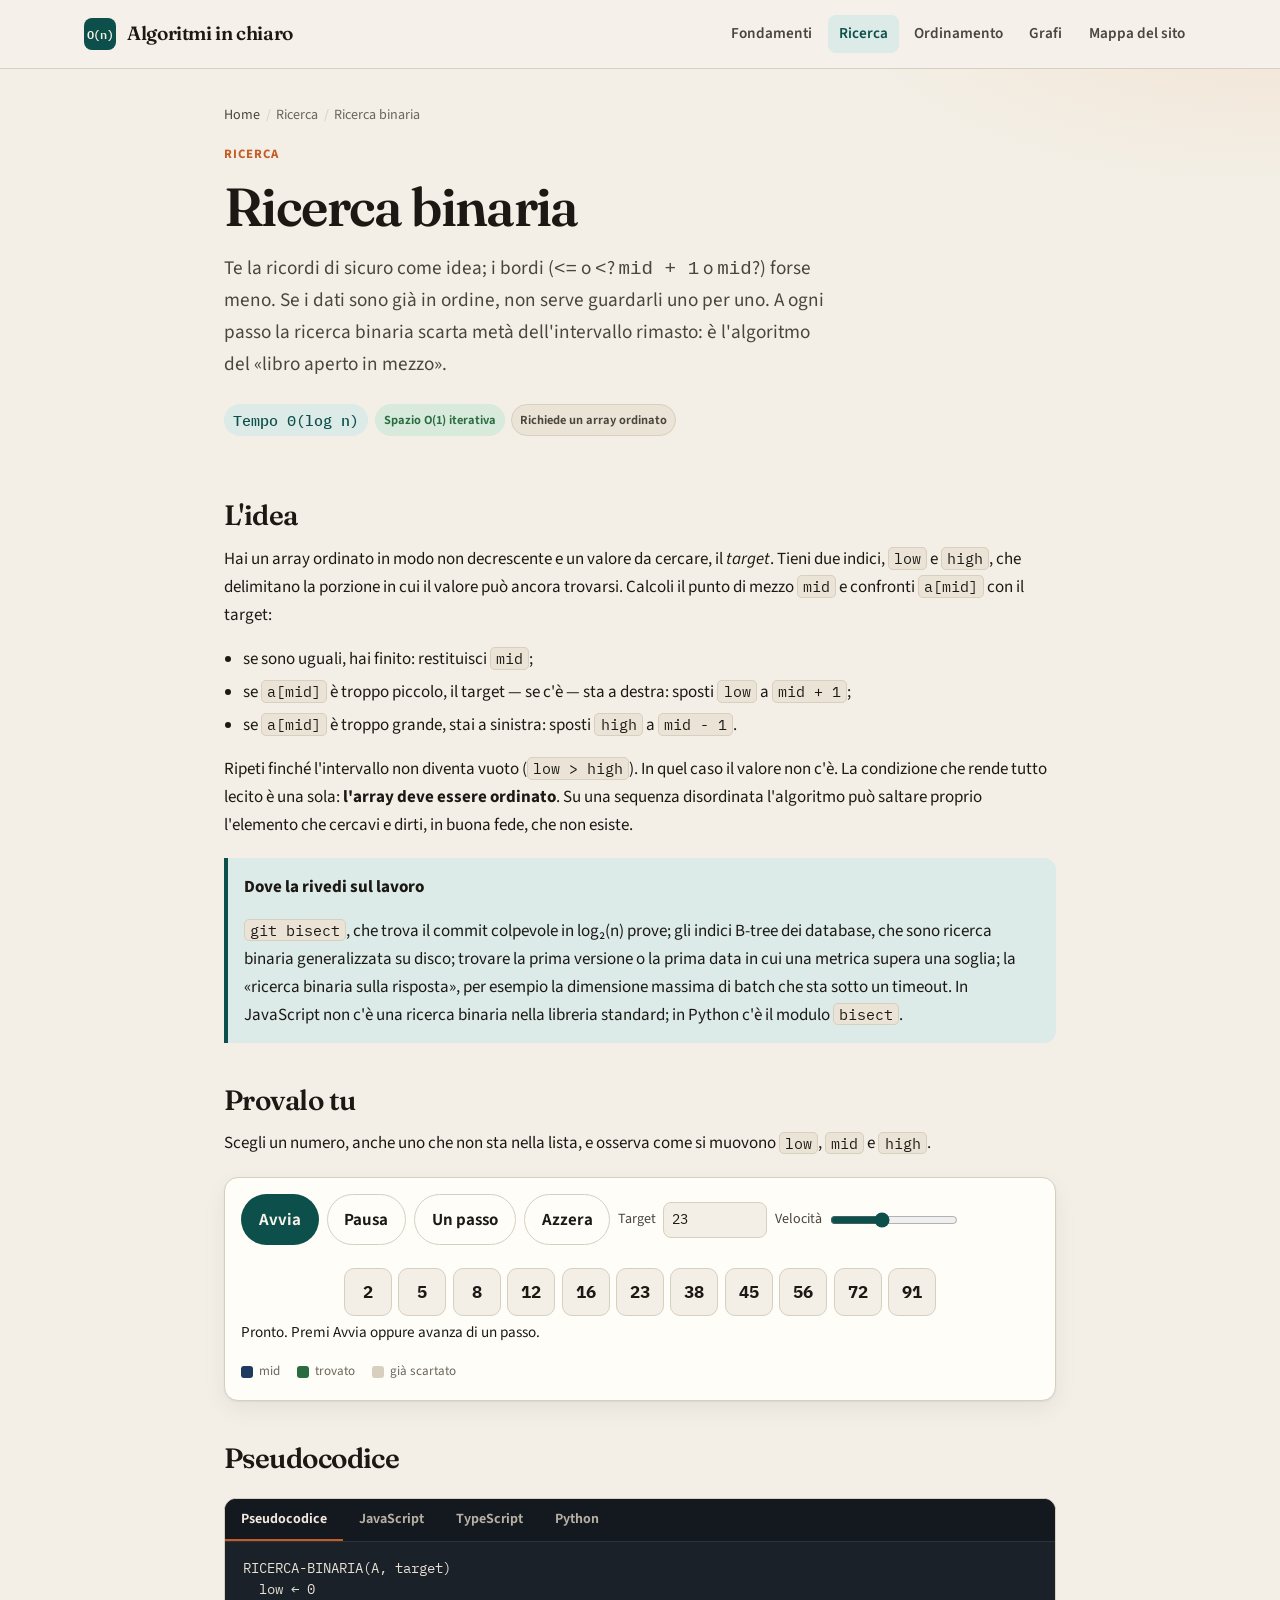
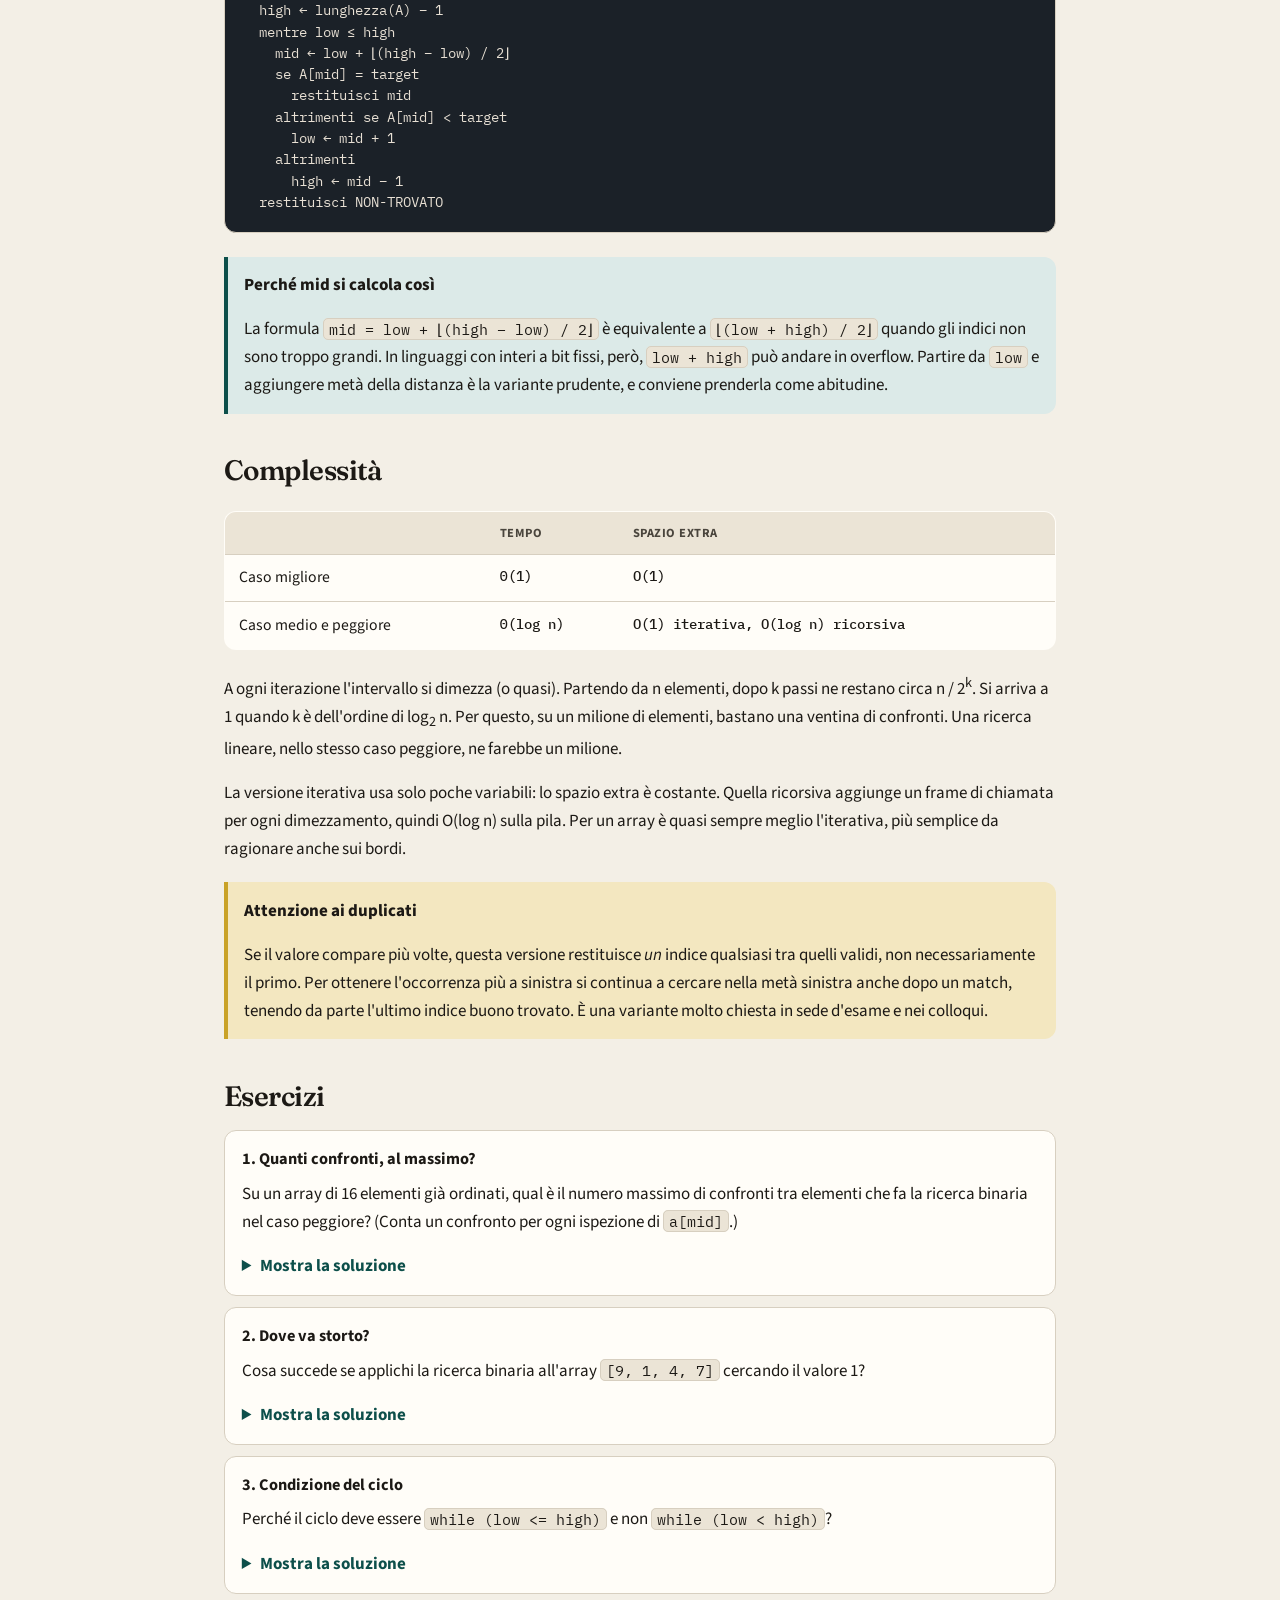
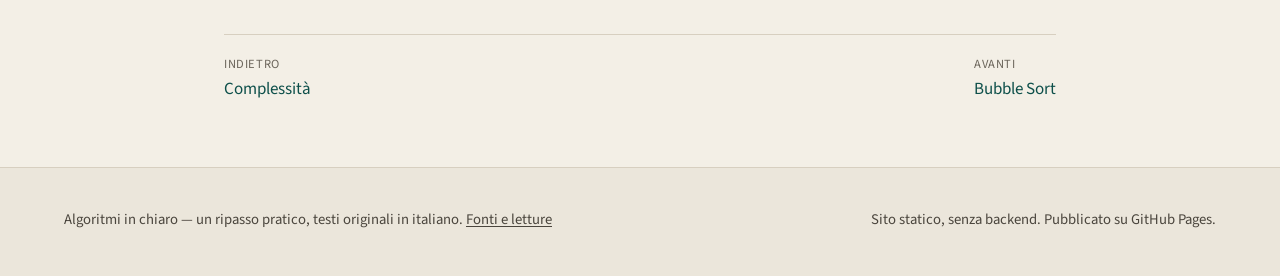
<file: pagine/ricerca-binaria.html>
<!DOCTYPE html>
<html lang="it">
<head>
  <meta charset="utf-8">
  <meta name="viewport" content="width=device-width, initial-scale=1">
  <meta name="description" content="Ricerca binaria spiegata in italiano: idea, pseudocodice, esempi in JavaScript e Python, complessità O(log n) e una visualizzazione interattiva.">
  <title>Ricerca binaria — Algoritmi in chiaro</title>
  <link rel="icon" href="../favicon.svg" type="image/svg+xml">
  <link rel="preconnect" href="https://fonts.googleapis.com">
  <link rel="preconnect" href="https://fonts.gstatic.com" crossorigin>
  <link href="https://fonts.googleapis.com/css2?family=Fraunces:opsz,wght@9..144,500;9..144,600;9..144,700&family=IBM+Plex+Mono:ital,wght@0,400;0,500;0,600;1,400&family=Source+Sans+3:ital,wght@0,400;0,600;0,700;1,400&display=swap" rel="stylesheet">
  <link rel="stylesheet" href="../css/style.css">
</head>
<body>
  <a class="skip-link" href="#contenuto">Salta al contenuto</a>
  <header class="site-header">
    <div class="header-inner">
      <a class="logo" href="../index.html">
        <span class="logo-mark" aria-hidden="true">O(n)</span>
        Algoritmi in chiaro
      </a>
      <button class="nav-toggle" type="button" aria-expanded="false" aria-controls="menu">Menu</button>
      <nav class="nav" id="menu">
        <a href="complessita.html">Fondamenti</a>
        <a href="ricerca-binaria.html" aria-current="page">Ricerca</a>
        <a href="merge-sort.html">Ordinamento</a>
        <a href="bfs.html">Grafi</a>
        <a href="mappa.html">Mappa del sito</a>
      </nav>
    </div>
  </header>

  <main id="contenuto">
    <div class="prose-wrap">
      <header class="page-hero">
        <ol class="crumbs">
          <li><a href="../index.html">Home</a></li>
          <li>Ricerca</li>
          <li>Ricerca binaria</li>
        </ol>
        <p class="eyebrow">Ricerca</p>
        <h1>Ricerca binaria</h1>
        <p class="lede">Te la ricordi di sicuro come idea; i bordi (<code>&lt;=</code> o <code>&lt;</code>? <code>mid + 1</code> o <code>mid</code>?) forse meno. Se i dati sono già in ordine, non serve guardarli uno per uno. A ogni passo la ricerca binaria scarta metà dell'intervallo rimasto: è l'algoritmo del «libro aperto in mezzo».</p>
        <div class="chips">
          <span class="chip chip-teal mono">Tempo Θ(log n)</span>
          <span class="chip chip-ok">Spazio O(1) iterativa</span>
          <span class="chip">Richiede un array ordinato</span>
        </div>
      </header>

      <article class="prose">
        <h2>L'idea</h2>
        <p>Hai un array ordinato in modo non decrescente e un valore da cercare, il <em>target</em>. Tieni due indici, <code>low</code> e <code>high</code>, che delimitano la porzione in cui il valore può ancora trovarsi. Calcoli il punto di mezzo <code>mid</code> e confronti <code>a[mid]</code> con il target:</p>
        <ul>
          <li>se sono uguali, hai finito: restituisci <code>mid</code>;</li>
          <li>se <code>a[mid]</code> è troppo piccolo, il target — se c'è — sta a destra: sposti <code>low</code> a <code>mid + 1</code>;</li>
          <li>se <code>a[mid]</code> è troppo grande, stai a sinistra: sposti <code>high</code> a <code>mid - 1</code>.</li>
        </ul>
        <p>Ripeti finché l'intervallo non diventa vuoto (<code>low &gt; high</code>). In quel caso il valore non c'è. La condizione che rende tutto lecito è una sola: <strong>l'array deve essere ordinato</strong>. Su una sequenza disordinata l'algoritmo può saltare proprio l'elemento che cercavi e dirti, in buona fede, che non esiste.</p>

        <div class="callout">
          <p class="callout-title">Dove la rivedi sul lavoro</p>
          <p><code>git bisect</code>, che trova il commit colpevole in log₂(n) prove; gli indici B-tree dei database, che sono ricerca binaria generalizzata su disco; trovare la prima versione o la prima data in cui una metrica supera una soglia; la «ricerca binaria sulla risposta», per esempio la dimensione massima di batch che sta sotto un timeout. In JavaScript non c'è una ricerca binaria nella libreria standard; in Python c'è il modulo <code>bisect</code>.</p>
        </div>

        <h2>Provalo tu</h2>
        <p>Scegli un numero, anche uno che non sta nella lista, e osserva come si muovono <code>low</code>, <code>mid</code> e <code>high</code>.</p>
        <div class="viz" aria-label="Visualizzazione della ricerca binaria">
          <div class="viz-toolbar">
            <button class="btn btn-primary" id="btn-play" type="button">Avvia</button>
            <button class="btn btn-ghost" id="btn-pause" type="button">Pausa</button>
            <button class="btn btn-ghost" id="btn-step" type="button">Un passo</button>
            <button class="btn btn-ghost" id="btn-reset" type="button">Azzera</button>
            <label>Target <input id="target" type="number" value="23"></label>
            <label>Velocità <input id="speed" type="range" min="10" max="100" value="45"></label>
          </div>
          <div class="cells" id="cells"></div>
          <p class="viz-status" id="viz-status" role="status"></p>
          <div class="legend">
            <span><i class="swatch mid"></i> mid</span>
            <span><i class="swatch sorted"></i> trovato</span>
            <span><i class="swatch discard"></i> già scartato</span>
          </div>
        </div>

        <h2>Pseudocodice</h2>
        <div class="code-tabs">
          <div class="tablist" role="tablist">
            <button type="button" data-lang="pseudo" aria-selected="true">Pseudocodice</button>
            <button type="button" data-lang="js" aria-selected="false">JavaScript</button>
            <button type="button" data-lang="ts" aria-selected="false">TypeScript</button>
            <button type="button" data-lang="py" aria-selected="false">Python</button>
          </div>
          <pre data-lang="pseudo"><code>RICERCA-BINARIA(A, target)
  low ← 0
  high ← lunghezza(A) − 1
  mentre low ≤ high
    mid ← low + ⌊(high − low) / 2⌋
    se A[mid] = target
      restituisci mid
    altrimenti se A[mid] &lt; target
      low ← mid + 1
    altrimenti
      high ← mid − 1
  restituisci NON-TROVATO</code></pre>
          <pre data-lang="js" hidden><code><span class="kw">function</span> <span class="fn">ricercaBinaria</span>(a, target) {
  <span class="kw">let</span> low = <span class="nu">0</span>;
  <span class="kw">let</span> high = a.length - <span class="nu">1</span>;
  <span class="kw">while</span> (low &lt;= high) {
    <span class="kw">const</span> mid = low + Math.floor((high - low) / <span class="nu">2</span>);
    <span class="kw">if</span> (a[mid] === target) <span class="kw">return</span> mid;
    <span class="kw">if</span> (a[mid] &lt; target) low = mid + <span class="nu">1</span>;
    <span class="kw">else</span> high = mid - <span class="nu">1</span>;
  }
  <span class="kw">return</span> -<span class="nu">1</span>;
}</code></pre>
          <pre data-lang="ts" hidden><code><span class="kw">function</span> <span class="fn">ricercaBinaria</span>&lt;T&gt;(a: readonly T[], target: T): number {
  <span class="kw">let</span> low = <span class="nu">0</span>;
  <span class="kw">let</span> high = a.length - <span class="nu">1</span>;
  <span class="kw">while</span> (low &lt;= high) {
    <span class="kw">const</span> mid = low + Math.floor((high - low) / <span class="nu">2</span>);
    <span class="kw">if</span> (a[mid] === target) <span class="kw">return</span> mid;
    <span class="kw">if</span> (a[mid] &lt; target) low = mid + <span class="nu">1</span>;
    <span class="kw">else</span> high = mid - <span class="nu">1</span>;
  }
  <span class="kw">return</span> -<span class="nu">1</span>;
}</code></pre>
          <pre data-lang="py" hidden><code><span class="kw">def</span> <span class="fn">ricerca_binaria</span>(a, target):
    low, high = <span class="nu">0</span>, len(a) - <span class="nu">1</span>
    <span class="kw">while</span> low &lt;= high:
        mid = low + (high - low) // <span class="nu">2</span>
        <span class="kw">if</span> a[mid] == target:
            <span class="kw">return</span> mid
        <span class="kw">if</span> a[mid] &lt; target:
            low = mid + <span class="nu">1</span>
        <span class="kw">else</span>:
            high = mid - <span class="nu">1</span>
    <span class="kw">return</span> -<span class="nu">1</span></code></pre>
        </div>

        <div class="callout">
          <p class="callout-title">Perché mid si calcola così</p>
          <p>La formula <code>mid = low + ⌊(high − low) / 2⌋</code> è equivalente a <code>⌊(low + high) / 2⌋</code> quando gli indici non sono troppo grandi. In linguaggi con interi a bit fissi, però, <code>low + high</code> può andare in overflow. Partire da <code>low</code> e aggiungere metà della distanza è la variante prudente, e conviene prenderla come abitudine.</p>
        </div>

        <h2>Complessità</h2>
        <div class="table-wrap">
          <table>
            <thead>
              <tr><th></th><th>Tempo</th><th>Spazio extra</th></tr>
            </thead>
            <tbody>
              <tr><td>Caso migliore</td><td class="mono">Θ(1)</td><td class="mono">O(1)</td></tr>
              <tr><td>Caso medio e peggiore</td><td class="mono">Θ(log n)</td><td class="mono">O(1) iterativa, O(log n) ricorsiva</td></tr>
            </tbody>
          </table>
        </div>
        <p>A ogni iterazione l'intervallo si dimezza (o quasi). Partendo da n elementi, dopo k passi ne restano circa n / 2<sup>k</sup>. Si arriva a 1 quando k è dell'ordine di log<sub>2</sub> n. Per questo, su un milione di elementi, bastano una ventina di confronti. Una ricerca lineare, nello stesso caso peggiore, ne farebbe un milione.</p>
        <p>La versione iterativa usa solo poche variabili: lo spazio extra è costante. Quella ricorsiva aggiunge un frame di chiamata per ogni dimezzamento, quindi O(log n) sulla pila. Per un array è quasi sempre meglio l'iterativa, più semplice da ragionare anche sui bordi.</p>

        <div class="callout note">
          <p class="callout-title">Attenzione ai duplicati</p>
          <p>Se il valore compare più volte, questa versione restituisce <em>un</em> indice qualsiasi tra quelli validi, non necessariamente il primo. Per ottenere l'occorrenza più a sinistra si continua a cercare nella metà sinistra anche dopo un match, tenendo da parte l'ultimo indice buono trovato. È una variante molto chiesta in sede d'esame e nei colloqui.</p>
        </div>

        <h2>Esercizi</h2>
        <div class="exercise">
          <h3>1. Quanti confronti, al massimo?</h3>
          <p>Su un array di 16 elementi già ordinati, qual è il numero massimo di confronti tra elementi che fa la ricerca binaria nel caso peggiore? (Conta un confronto per ogni ispezione di <code>a[mid]</code>.)</p>
          <details>
            <summary>Mostra la soluzione</summary>
            <p>Al più 5. L'intervallo parte da 16, poi 8, 4, 2, 1. In generale è 1 + ⌊log<sub>2</sub> n⌋, qui 1 + 4 = 5. Se il valore è assente, l'algoritmo esaurisce comunque questi passi (o uno in meno, a seconda di come cadono i punti medi: l'ordine resta logaritmico).</p>
          </details>
        </div>
        <div class="exercise">
          <h3>2. Dove va storto?</h3>
          <p>Cosa succede se applichi la ricerca binaria all'array <code>[9, 1, 4, 7]</code> cercando il valore 1?</p>
          <details>
            <summary>Mostra la soluzione</summary>
            <p>L'array non è ordinato, quindi l'invariante cade. Il primo <code>mid</code> punta a 1 (indice 1) e in questo esempio particolare lo troveresti per caso. Cercando 7, invece, il primo mezzo è 1, troppo piccolo, e l'algoritmo andrebbe a destra su <code>[4, 7]</code> — qui funzionerebbe ancora. Cercando 9, il primo mezzo è 1, si va a destra e 9 viene scartato: il risultato è un falso «non trovato». Morale: senza ordinamento non c'è garanzia.</p>
          </details>
        </div>
        <div class="exercise">
          <h3>3. Condizione del ciclo</h3>
          <p>Perché il ciclo deve essere <code>while (low &lt;= high)</code> e non <code>while (low &lt; high)</code>?</p>
          <details>
            <summary>Mostra la soluzione</summary>
            <p>Quando resta un solo candidato, <code>low</code> e <code>high</code> coincidono. Con <code>&lt;</code> quel candidato non verrebbe mai ispezionato e un elemento presente in quella cella potrebbe essere dichiarato assente. L'uguaglianza è il passo che controlla l'ultimo valore rimasto.</p>
          </details>
        </div>

        <nav class="pager">
          <a href="complessita.html"><span class="dir">Indietro</span>Complessità</a>
          <a href="bubble-sort.html"><span class="dir">Avanti</span>Bubble Sort</a>
        </nav>
      </article>
    </div>
  </main>

  <footer class="site-footer">
    <div class="footer-inner">
      <p>Algoritmi in chiaro — un ripasso pratico, testi originali in italiano. <a href="fonti.html">Fonti e letture</a></p>
      <p>Sito statico, senza backend. Pubblicato su GitHub Pages.</p>
    </div>
  </footer>
  <script src="../js/main.js"></script>
  <script src="../js/viz-common.js"></script>
  <script src="../js/binary-search.js"></script>
</body>
</html>
</file>
<file: css/style.css>
/* Algoritmi in chiaro — foglio di stile condiviso */
:root {
  --paper: #f3efe6;
  --paper-2: #ebe4d6;
  --ink: #1c1915;
  --ink-soft: #4a453d;
  --muted: #6b655b;
  --line: #d7cfc0;
  --card: #fffdf8;
  --teal: #0d4f4a;
  --teal-2: #14756d;
  --teal-soft: #dceae8;
  --terracotta: #c45c26;
  --terracotta-soft: #f3ddd0;
  --navy: #1e3a5f;
  --gold: #c9a227;
  --gold-soft: #f3e7c0;
  --ok: #2a6b3f;
  --ok-soft: #d7eadc;
  --warn: #8a4b12;
  --code-bg: #1b2128;
  --code-fg: #e8e0d4;
  --shadow: 0 1px 2px rgba(28, 25, 21, 0.06), 0 8px 24px rgba(28, 25, 21, 0.06);
  --radius: 14px;
  --max: 72rem;
  --prose: 44rem;
  --header-h: 4.25rem;
  --font-serif: "Fraunces", "Iowan Old Style", "Palatino Linotype", Georgia, serif;
  --font-sans: "Source Sans 3", Inter, "Segoe UI", system-ui, sans-serif;
  --font-mono: "IBM Plex Mono", "ui-monospace", "SFMono-Regular", Menlo, Consolas, monospace;
}

*,
*::before,
*::after { box-sizing: border-box; }

html { scroll-behavior: smooth; }

body {
  margin: 0;
  min-height: 100vh;
  display: flex;
  flex-direction: column;
  background:
    radial-gradient(1200px 420px at 10% -10%, #e7efe8 0%, transparent 55%),
    radial-gradient(900px 380px at 100% 0%, #f3e3d4 0%, transparent 50%),
    var(--paper);
  color: var(--ink);
  font-family: var(--font-sans);
  font-size: 1.0625rem;
  line-height: 1.65;
}

img, svg { max-width: 100%; display: block; }

a {
  color: var(--teal);
  text-underline-offset: 0.15em;
  text-decoration-thickness: 1px;
}
a:hover { color: var(--terracotta); }

:focus-visible {
  outline: 3px solid var(--terracotta);
  outline-offset: 2px;
}

.skip-link {
  position: absolute;
  left: 1rem;
  top: -3rem;
  background: var(--ink);
  color: #fff;
  padding: 0.5rem 0.85rem;
  border-radius: 8px;
  z-index: 100;
}
.skip-link:focus { top: 0.6rem; }

/* Header */
.site-header {
  position: sticky;
  top: 0;
  z-index: 40;
  background: color-mix(in srgb, var(--paper) 86%, white);
  backdrop-filter: blur(14px);
  border-bottom: 1px solid var(--line);
}
.header-inner {
  max-width: var(--max);
  margin: 0 auto;
  padding: 0 1.25rem;
  min-height: var(--header-h);
  display: flex;
  align-items: center;
  gap: 1.25rem;
}
.logo {
  display: flex;
  align-items: center;
  gap: 0.7rem;
  text-decoration: none;
  color: var(--ink);
  font-family: var(--font-serif);
  font-weight: 600;
  font-size: 1.2rem;
  letter-spacing: -0.02em;
  flex-shrink: 0;
}
.logo-mark {
  width: 2rem;
  height: 2rem;
  border-radius: 8px;
  background: var(--teal);
  color: #f6f1e6;
  display: grid;
  place-items: center;
  font-family: var(--font-mono);
  font-size: 0.72rem;
  font-weight: 600;
  letter-spacing: -0.04em;
}
.nav {
  margin-left: auto;
  display: flex;
  align-items: center;
  gap: 0.25rem;
}
.nav a,
.nav .nav-toggle {
  color: var(--ink-soft);
  text-decoration: none;
  font-weight: 600;
  font-size: 0.95rem;
  padding: 0.4rem 0.7rem;
  border-radius: 8px;
}
.nav a:hover,
.nav a[aria-current="page"] {
  color: var(--teal);
  background: var(--teal-soft);
}
.nav-toggle {
  display: none;
  background: none;
  border: 1px solid var(--line);
  cursor: pointer;
  font: inherit;
}

/* Layout */
.wrap {
  width: min(100% - 2.5rem, var(--max));
  margin-inline: auto;
}
.prose-wrap { width: min(100% - 2.5rem, 52rem); margin-inline: auto; }

main { flex: 1; padding-bottom: 4rem; }

/* Hero */
.hero {
  padding: 3.25rem 0 2.5rem;
  display: grid;
  grid-template-columns: 1.15fr 0.85fr;
  gap: 2.5rem;
  align-items: center;
}
.eyebrow {
  display: inline-flex;
  align-items: center;
  gap: 0.45rem;
  font-size: 0.8rem;
  font-weight: 700;
  letter-spacing: 0.08em;
  text-transform: uppercase;
  color: var(--terracotta);
  margin: 0 0 0.75rem;
}
.hero h1,
.page-hero h1 {
  font-family: var(--font-serif);
  font-weight: 600;
  font-size: clamp(2.2rem, 4.4vw, 3.35rem);
  line-height: 1.12;
  letter-spacing: -0.03em;
  margin: 0 0 1rem;
}
.lede, .hero .lede {
  font-size: 1.2rem;
  color: var(--ink-soft);
  max-width: 38rem;
  margin: 0 0 1.5rem;
}
.actions { display: flex; flex-wrap: wrap; gap: 0.7rem; }

.btn {
  display: inline-flex;
  align-items: center;
  justify-content: center;
  gap: 0.4rem;
  padding: 0.65rem 1.05rem;
  border-radius: 999px;
  border: 1px solid transparent;
  font: inherit;
  font-weight: 650;
  text-decoration: none;
  cursor: pointer;
}
.btn-primary {
  background: var(--teal);
  color: #f7f3ea;
}
.btn-primary:hover { background: var(--teal-2); color: #fff; }
.btn-ghost {
  background: transparent;
  border-color: var(--line);
  color: var(--ink);
}
.btn-ghost:hover { border-color: var(--teal); color: var(--teal); background: var(--teal-soft); }
.btn[disabled] { opacity: 0.45; cursor: not-allowed; }

/* Cards & grids */
.section { padding: 0.5rem 0 2.25rem; }
.section-head {
  display: flex;
  justify-content: space-between;
  align-items: end;
  gap: 1rem;
  margin-bottom: 1.1rem;
}
.section-head h2,
.prose h2 {
  font-family: var(--font-serif);
  font-size: 1.75rem;
  font-weight: 600;
  letter-spacing: -0.02em;
  margin: 0 0 0.4rem;
}
.grid-3, .grid-2, .topic-grid {
  display: grid;
  gap: 1rem;
}
.grid-3, .topic-grid { grid-template-columns: repeat(3, 1fr); }
.grid-2 { grid-template-columns: repeat(2, 1fr); }

.card {
  background: var(--card);
  border: 1px solid var(--line);
  border-radius: var(--radius);
  box-shadow: var(--shadow);
  padding: 1.15rem 1.2rem 1.25rem;
}
a.card { text-decoration: none; color: inherit; display: block; transition: transform 0.15s ease, border-color 0.15s ease; }
a.card:hover { transform: translateY(-2px); border-color: var(--teal-2); }
.card h3 {
  font-family: var(--font-serif);
  font-size: 1.25rem;
  margin: 0.15rem 0 0.4rem;
  letter-spacing: -0.02em;
}
.card p { margin: 0; color: var(--ink-soft); }
.card .meta { margin-top: 0.85rem; display: flex; flex-wrap: wrap; gap: 0.35rem; }

.chip {
  display: inline-flex;
  align-items: center;
  font-family: var(--font-sans);
  font-size: 0.78rem;
  font-weight: 650;
  padding: 0.15rem 0.5rem;
  border-radius: 999px;
  background: var(--paper-2);
  color: var(--ink-soft);
  border: 1px solid var(--line);
}
.chip-teal { background: var(--teal-soft); color: var(--teal); border-color: transparent; }
.chip-terra { background: var(--terracotta-soft); color: #8a3b12; border-color: transparent; }
.chip-gold { background: var(--gold-soft); color: #6b5410; border-color: transparent; }
.chip-ok { background: var(--ok-soft); color: var(--ok); border-color: transparent; }
.chip-soon { background: var(--paper-2); color: var(--muted); }

.status-draft {
  font-size: 0.78rem;
  font-weight: 700;
  letter-spacing: 0.04em;
  text-transform: uppercase;
  color: var(--muted);
}

/* Page hero (inner pages) */
.page-hero {
  padding: 2.2rem 0 1.4rem;
}
.crumbs {
  display: flex;
  flex-wrap: wrap;
  gap: 0.35rem;
  font-size: 0.88rem;
  color: var(--muted);
  margin: 0 0 0.7rem;
  padding: 0;
  list-style: none;
}
.crumbs li:not(:last-child)::after {
  content: "/";
  margin-left: 0.35rem;
  color: var(--line);
}
.crumbs a { color: var(--ink-soft); text-decoration: none; }
.crumbs a:hover { color: var(--teal); }
.page-hero .chips { display: flex; flex-wrap: wrap; gap: 0.4rem; margin-top: 0.9rem; }

/* Prose */
.prose h2 { margin-top: 2.1rem; }
.prose h3 {
  font-family: var(--font-serif);
  font-size: 1.25rem;
  margin: 1.6rem 0 0.5rem;
}
.prose p, .prose li { color: var(--ink); }
.prose p { margin: 0 0 1rem; }
.prose ul, .prose ol { margin: 0 0 1rem; padding-left: 1.2rem; }
.prose li + li { margin-top: 0.3rem; }
.prose strong { font-weight: 700; }
.prose code, .kbd {
  font-family: var(--font-mono);
  font-size: 0.86em;
  background: var(--paper-2);
  padding: 0.05em 0.35em;
  border-radius: 5px;
  border: 1px solid var(--line);
}
.callout {
  background: var(--teal-soft);
  border-left: 4px solid var(--teal);
  border-radius: 0 12px 12px 0;
  padding: 0.9rem 1rem;
  margin: 1.2rem 0;
}
.callout.note { background: var(--gold-soft); border-left-color: var(--gold); }
.callout.warn { background: var(--terracotta-soft); border-left-color: var(--terracotta); }
.callout p:last-child { margin-bottom: 0; }
.callout-title { font-weight: 750; margin: 0 0 0.25rem; }

/* Tables */
.table-wrap { overflow-x: auto; margin: 1.1rem 0 1.4rem; }
table {
  width: 100%;
  border-collapse: collapse;
  font-size: 0.98rem;
  background: var(--card);
  border-radius: 12px;
  overflow: hidden;
  border: 1px solid var(--line);
}
th, td {
  text-align: left;
  padding: 0.65rem 0.85rem;
  border-bottom: 1px solid var(--line);
  vertical-align: top;
}
th {
  background: var(--paper-2);
  font-size: 0.78rem;
  letter-spacing: 0.04em;
  text-transform: uppercase;
  color: var(--ink-soft);
}
tr:last-child td { border-bottom: 0; }
td.mono, .mono, .chip.mono { font-family: var(--font-mono); font-size: 0.9em; font-weight: 500; }

/* Code tabs */
.code-tabs { margin: 1.1rem 0 1.5rem; border: 1px solid var(--line); border-radius: 12px; overflow: hidden; background: var(--code-bg); }
.tablist {
  display: flex;
  gap: 0;
  background: #14191f;
  border-bottom: 1px solid #2a333d;
}
.tablist button {
  appearance: none;
  background: transparent;
  border: 0;
  color: #b7b0a5;
  font-family: var(--font-sans);
  font-weight: 650;
  font-size: 0.88rem;
  padding: 0.6rem 1rem;
  cursor: pointer;
  border-bottom: 2px solid transparent;
}
.tablist button[aria-selected="true"] {
  color: #f3ebe0;
  border-bottom-color: var(--terracotta);
}
.code-tabs pre {
  margin: 0;
  padding: 1rem 1.1rem 1.15rem;
  overflow-x: auto;
  color: var(--code-fg);
  font-family: var(--font-mono);
  font-size: 0.86rem;
  line-height: 1.55;
}
.code-tabs pre[hidden] { display: none; }
.kw { color: #e3a36b; }
.fn { color: #8fcec8; }
.cm { color: #8a847a; font-style: italic; }
.st { color: #c5d48a; }
.nu { color: #e6c56b; }

/* Visualizer */
.viz {
  background: var(--card);
  border: 1px solid var(--line);
  border-radius: var(--radius);
  box-shadow: var(--shadow);
  padding: 1rem 1rem 1.1rem;
  margin: 1.25rem 0 1.6rem;
}
.viz-toolbar {
  display: flex;
  flex-wrap: wrap;
  gap: 0.5rem;
  align-items: center;
  margin-bottom: 0.85rem;
}
.viz-toolbar label {
  font-size: 0.88rem;
  color: var(--ink-soft);
  display: inline-flex;
  align-items: center;
  gap: 0.4rem;
}
.viz-toolbar input[type="range"] { accent-color: var(--teal); width: 8rem; }
.viz-toolbar input[type="number"],
.viz-toolbar input[type="text"] {
  font: inherit;
  font-family: var(--font-mono);
  width: 6.5rem;
  padding: 0.35rem 0.5rem;
  border: 1px solid var(--line);
  border-radius: 8px;
  background: var(--paper);
  color: var(--ink);
}
.bars {
  display: flex;
  align-items: flex-end;
  justify-content: center;
  gap: 0.35rem;
  height: 220px;
  padding: 0.4rem 0.2rem 0;
  background:
    linear-gradient(to top, transparent 0, transparent calc(100% - 1px), var(--line) calc(100% - 1px)),
    repeating-linear-gradient(to top, transparent 0, transparent 43px, rgba(215, 207, 192, 0.55) 44px);
  border-radius: 10px;
}
.bar {
  flex: 1 1 0;
  max-width: 2.6rem;
  min-width: 1rem;
  background: var(--teal);
  border-radius: 6px 6px 3px 3px;
  display: flex;
  align-items: flex-start;
  justify-content: center;
  color: #f6f1e6;
  font-family: var(--font-mono);
  font-size: 0.72rem;
  font-weight: 600;
  padding-top: 0.3rem;
  transition: height 0.18s ease, background 0.12s ease, transform 0.12s ease;
}
.bar.compare { background: var(--gold); color: #1c1915; }
.bar.swap, .bar.write { background: var(--terracotta); }
.bar.pivot, .bar.mid { background: var(--navy); }
.bar.range-l { background: #2f6f8a; }
.bar.range-r { background: #3d6b4f; }
.bar.sorted, .bar.found { background: var(--ok); }
.bar.discard { opacity: 0.28; }
.bar.active-range { box-shadow: 0 0 0 2px rgba(13, 79, 74, 0.25); }

.cells {
  display: flex;
  flex-wrap: wrap;
  gap: 0.4rem;
  justify-content: center;
  padding: 0.6rem 0 0.2rem;
}
.cell {
  width: 3rem;
  height: 3rem;
  border-radius: 10px;
  border: 1px solid var(--line);
  background: var(--paper);
  display: grid;
  place-items: center;
  font-family: var(--font-mono);
  font-weight: 650;
  position: relative;
}
.cell .ptr {
  position: absolute;
  top: calc(100% + 0.2rem);
  font-size: 0.68rem;
  font-weight: 750;
  letter-spacing: 0.02em;
  color: var(--teal);
  white-space: nowrap;
}
.cell.compare { background: var(--gold-soft); border-color: var(--gold); }
.cell.mid { background: var(--teal); color: #f6f1e6; border-color: var(--teal); }
.cell.found { background: var(--ok); color: #fff; border-color: var(--ok); }
.cell.discard { opacity: 0.35; }

.viz-status {
  margin: 0.85rem 0 0;
  min-height: 1.5em;
  font-size: 0.95rem;
  color: var(--ink-soft);
}
.legend {
  display: flex;
  flex-wrap: wrap;
  gap: 0.8rem 1.1rem;
  margin-top: 0.7rem;
  font-size: 0.82rem;
  color: var(--muted);
}
.legend span { display: inline-flex; align-items: center; gap: 0.35rem; }
.swatch {
  width: 0.75rem;
  height: 0.75rem;
  border-radius: 3px;
  background: var(--teal);
  display: inline-block;
}
.swatch.compare { background: var(--gold); }
.swatch.swap { background: var(--terracotta); }
.swatch.sorted { background: var(--ok); }
.swatch.mid { background: var(--navy); }
.swatch.discard { background: var(--line); }

/* Exercises */
.exercise {
  background: var(--card);
  border: 1px solid var(--line);
  border-radius: 12px;
  padding: 0.95rem 1.05rem;
  margin: 0.7rem 0;
}
.exercise h3, .exercise h4 { margin: 0 0 0.4rem; font-size: 1.02rem; font-family: var(--font-sans); }
.exercise details { margin-top: 0.55rem; }
.exercise summary {
  cursor: pointer;
  font-weight: 700;
  color: var(--teal);
}
.pager {
  display: flex;
  justify-content: space-between;
  gap: 1rem;
  margin-top: 2.5rem;
  padding-top: 1.2rem;
  border-top: 1px solid var(--line);
}
.pager a { text-decoration: none; }
.pager .dir { display: block; font-size: 0.78rem; color: var(--muted); text-transform: uppercase; letter-spacing: 0.05em; }

/* Chart */
.growth-chart {
  background: var(--card);
  border: 1px solid var(--line);
  border-radius: var(--radius);
  padding: 1rem 1rem 0.6rem;
  margin: 1.2rem 0;
}
.growth-chart figcaption {
  font-size: 0.85rem;
  color: var(--muted);
  margin: 0.2rem 0 0.5rem;
}

/* Sitemap */
.sitemap-col h2 { font-size: 1.3rem; margin-bottom: 0.5rem; }
.sitemap-col ul { list-style: none; padding: 0; margin: 0; }
.sitemap-col li { margin: 0.35rem 0; }
.soon { color: var(--muted); }

/* Footer */
.site-footer {
  border-top: 1px solid var(--line);
  background: #ebe6db;
  padding: 1.6rem 0 1.8rem;
  color: var(--ink-soft);
  font-size: 0.92rem;
}
.footer-inner {
  width: min(100% - 2.5rem, var(--max));
  margin-inline: auto;
  display: flex;
  flex-wrap: wrap;
  justify-content: space-between;
  gap: 0.8rem;
}
.site-footer a { color: var(--ink-soft); }

/* Home mini visualizer */
.hero-viz {
  background: var(--card);
  border: 1px solid var(--line);
  border-radius: 18px;
  box-shadow: var(--shadow);
  padding: 1rem 1rem 1.1rem;
}
.hero-viz .bars { height: 180px; }
.hero-viz p {
  margin: 0.7rem 0 0;
  font-size: 0.88rem;
  color: var(--muted);
  text-align: center;
}

@media (max-width: 900px) {
  .hero, .grid-3, .topic-grid { grid-template-columns: 1fr; }
  .grid-2 { grid-template-columns: 1fr; }
  .nav-toggle { display: inline-flex; margin-left: auto; }
  .nav {
    display: none;
    position: absolute;
    top: var(--header-h);
    left: 0;
    right: 0;
    background: var(--paper);
    border-bottom: 1px solid var(--line);
    flex-direction: column;
    align-items: stretch;
    padding: 0.6rem 1rem 0.9rem;
    margin: 0;
  }
  .nav.open { display: flex; }
}
@media (max-width: 600px) {
  .wrap, .prose-wrap, .footer-inner { width: min(100% - 1.5rem, var(--max)); }
  .hero { padding-top: 2rem; }
  .bar { font-size: 0.64rem; }
}

/* Grafi */
.graph-wrap {
  background:
    linear-gradient(to bottom, #f7f3ea, #f3efe6);
  border-radius: 10px;
  overflow: hidden;
}
.graph-svg { width: 100%; height: auto; display: block; }
.graph-edge {
  stroke: #c5bcae;
  stroke-width: 2.6;
  fill: none;
}
.graph-edge.tree {
  stroke: var(--teal);
  stroke-width: 3.4;
}
.graph-node-disc {
  fill: var(--card);
  stroke: var(--teal);
  stroke-width: 2.4;
}
.graph-node-disc.queued { fill: var(--teal-soft); stroke: var(--teal-2); }
.graph-node-disc.current { fill: var(--gold); stroke: #8a7010; }
.graph-node-disc.visited { fill: var(--ok); stroke: #1f4f30; }
.graph-node-label {
  font-family: var(--font-mono);
  font-size: 14px;
  font-weight: 650;
  fill: var(--ink);
  text-anchor: middle;
  dominant-baseline: middle;
  pointer-events: none;
}
.graph-node-label.on-dark { fill: #f6f1e6; }
.frontier {
  display: flex;
  flex-wrap: wrap;
  align-items: center;
  gap: 0.4rem;
  min-height: 2rem;
  margin-top: 0.75rem;
  font-size: 0.9rem;
  color: var(--ink-soft);
}
.frontier strong { color: var(--ink); font-weight: 700; margin-right: 0.2rem; }
.frontier .tok {
  display: inline-flex;
  align-items: center;
  justify-content: center;
  min-width: 1.7rem;
  height: 1.7rem;
  padding: 0 0.4rem;
  border-radius: 8px;
  background: var(--teal-soft);
  color: var(--teal);
  font-family: var(--font-mono);
  font-weight: 650;
  font-size: 0.82rem;
}
.frontier .tok.head { background: var(--gold-soft); color: #6b5410; }
.viz-toolbar select {
  font: inherit;
  font-weight: 650;
  padding: 0.4rem 0.55rem;
  border: 1px solid var(--line);
  border-radius: 8px;
  background: var(--paper);
  color: var(--ink);
}

/* Codice dentro i blocchi scuri: annulla lo stile del codice inline (.prose code) */
.code-tabs pre code,
.prose .code-tabs pre code {
  background: none;
  border: 0;
  padding: 0;
  border-radius: 0;
  font-size: inherit;
  color: var(--code-fg);
  -webkit-text-fill-color: currentColor;
  display: block;
  white-space: pre;
}
.code-tabs pre { color-scheme: dark; -webkit-text-size-adjust: 100%; }
</file>
